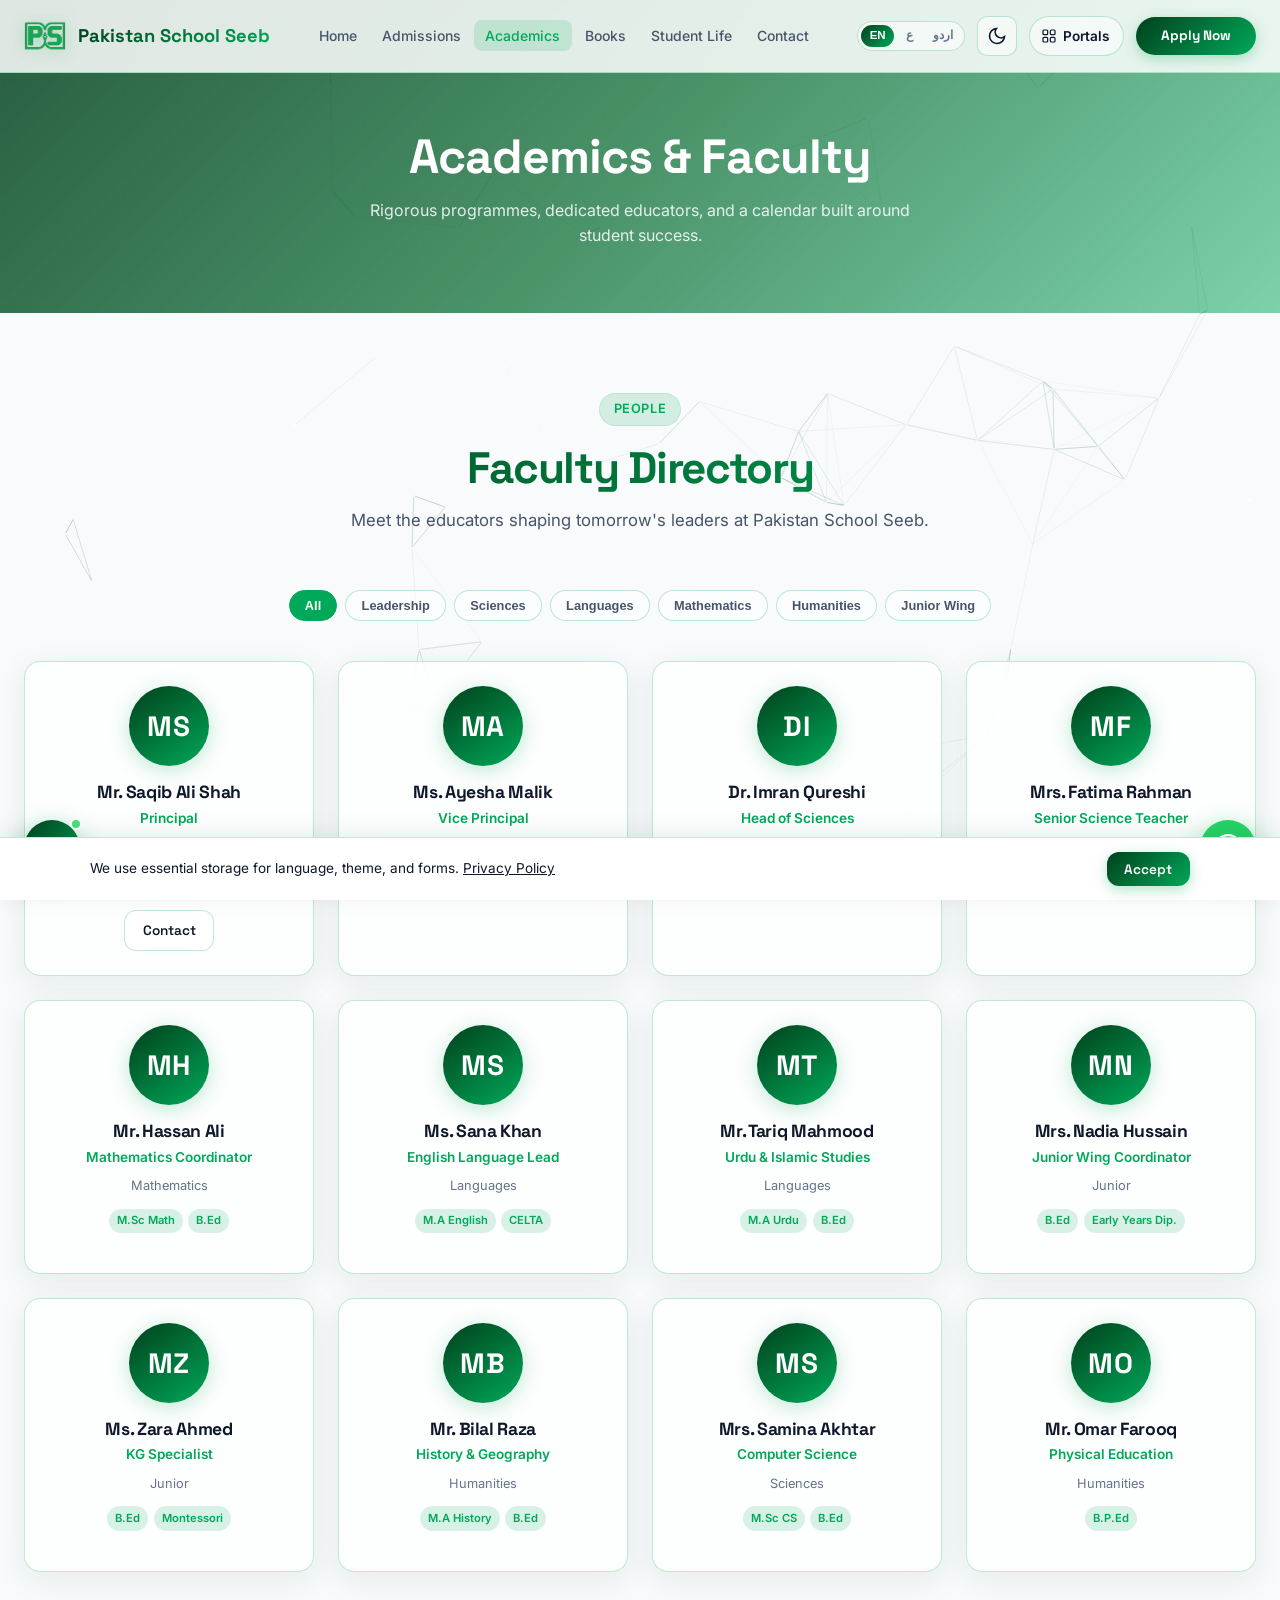
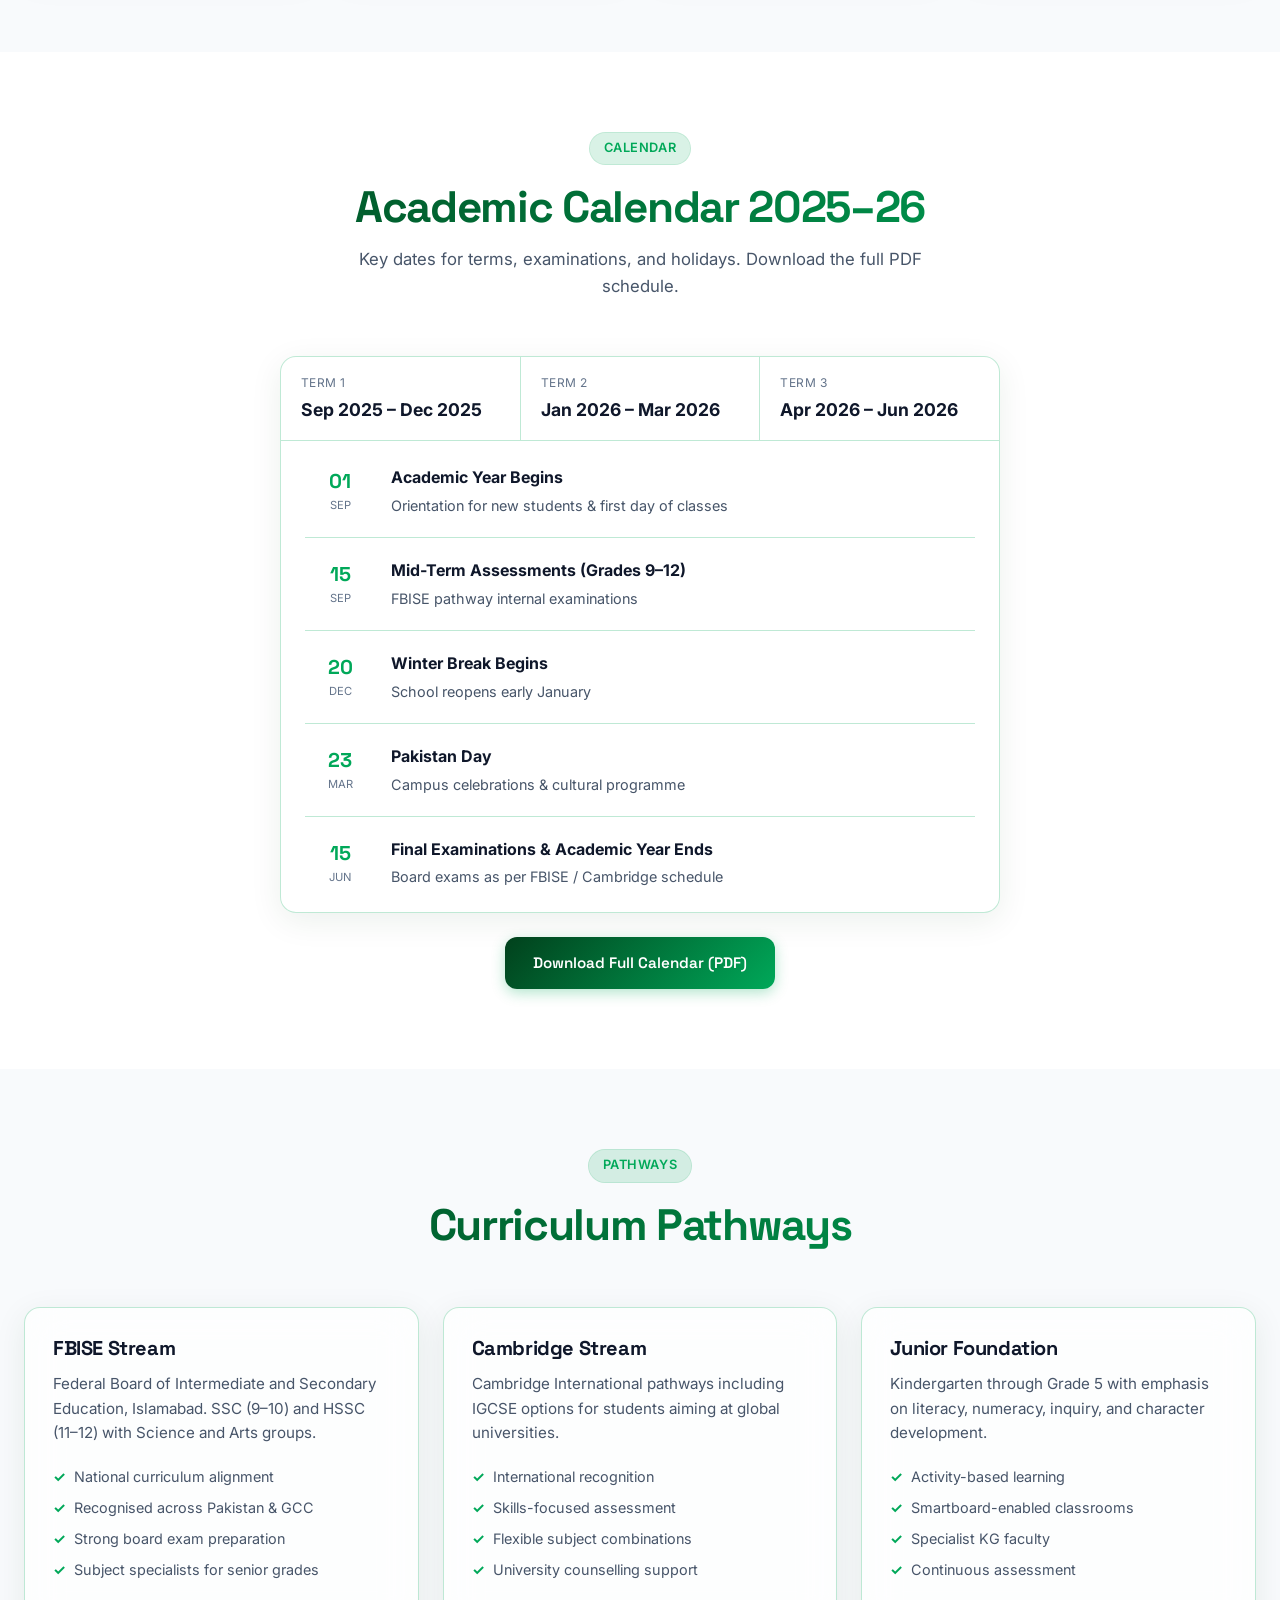
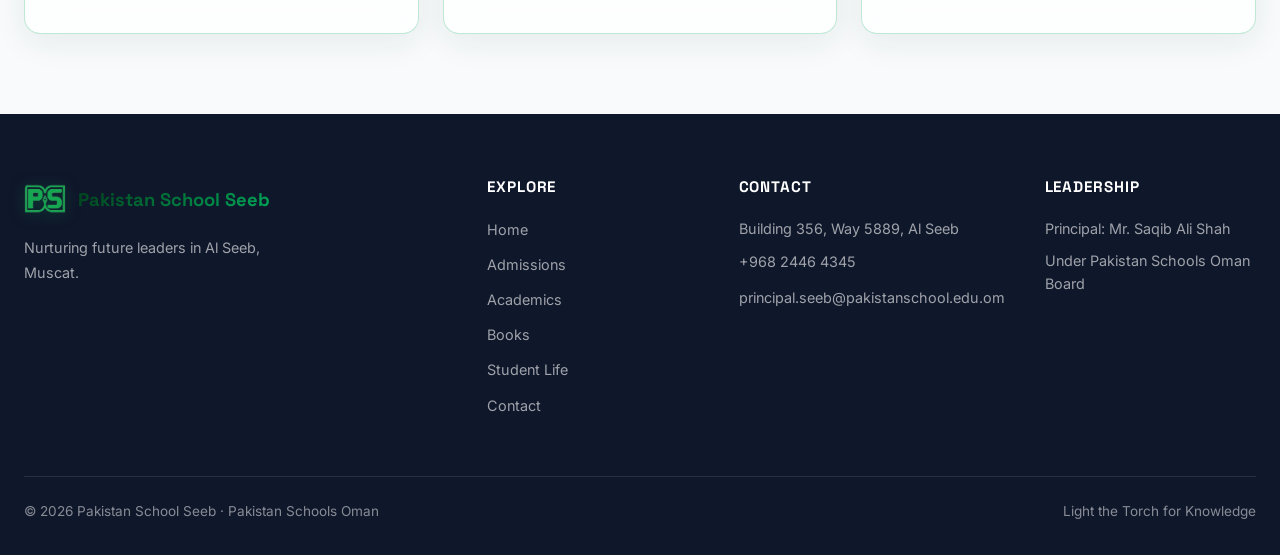
<file: academics.html>
<!DOCTYPE html>
<html lang="en" data-theme="light">
<head>
  <meta charset="UTF-8">
  <meta name="viewport" content="width=device-width, initial-scale=1.0">
  <link rel="icon" href="assets/favicon.png" type="image/png">
  <link rel="apple-touch-icon" href="assets/apple-touch-icon.png">
  <meta name="theme-color" content="#01411C">

  <title>Academics & Faculty | Pakistan School Seeb</title>
  <meta name="description" content="Explore academic programmes, faculty directory, and academic calendar at Pakistan School Seeb.">
  <link rel="preconnect" href="https://fonts.googleapis.com">
  <link rel="preconnect" href="https://fonts.gstatic.com" crossorigin>
  <link href="https://fonts.googleapis.com/css2?family=Inter:wght@400;500;600;700&family=Noto+Naskh+Arabic:wght@400;600;700&family=Noto+Nastaliq+Urdu:wght@400;600;700&family=Noto+Sans+Arabic:wght@400;600;700&family=Noto+Naskh+Arabic:wght@400;600;700&family=Space+Grotesk:wght@500;600;700&display=swap" rel="stylesheet">
  <link rel="stylesheet" href="css/styles.css">
</head>
<body>
  <a class="skip-link" href="#main-content">Skip to main content</a>
  <canvas id="particle-canvas" aria-hidden="true"></canvas>
  <div class="ambient-mesh" aria-hidden="true"></div>

  <nav class="navbar" role="navigation">
    <div class="container nav-inner">
      <a href="index.html" class="logo">
        <img src="assets/school-logo.png" alt="Pakistan School Seeb" class="logo-img" width="42" height="42">
        <div>
          <span class="logo-full">Pakistan School Seeb</span><span class="logo-short">PSS Seeb</span>
        </div>
      </a>
            <ul class="nav-links">
        <li><a href="index.html" data-i18n="nav.home">Home</a></li>
        <li><a href="admissions.html" data-i18n="nav.admissions">Admissions</a></li>
        <li><a href="academics.html" class="active" data-i18n="nav.academics">Academics</a></li>
        <li><a href="books.html" data-i18n="nav.books">Books</a></li>
        <li><a href="gallery.html" data-i18n="nav.gallery">Student Life</a></li>
        <li><a href="contact.html" data-i18n="nav.contact">Contact</a></li>
      </ul>
      <div class="nav-actions">
        <button class="theme-toggle" id="theme-toggle" aria-label="Toggle dark mode"></button>
        <button type="button" class="portal-btn" id="portal-btn" aria-label="Open portals">
          <svg width="16" height="16" viewBox="0 0 24 24" fill="none" stroke="currentColor" stroke-width="1.85" stroke-linecap="round" stroke-linejoin="round" aria-hidden="true">
            <rect x="3" y="3" width="7" height="7" rx="1.5"/>
            <rect x="14" y="3" width="7" height="7" rx="1.5"/>
            <rect x="3" y="14" width="7" height="7" rx="1.5"/>
            <rect x="14" y="14" width="7" height="7" rx="1.5"/>
          </svg>
          <span data-i18n="nav.portals">Portals</span>
        </button>
        <a href="admissions.html" class="btn btn-sm btn-primary nav-apply-btn" data-i18n="nav.apply"><span class="nav-apply-label">Apply Now</span></a>
        <button class="menu-toggle" id="menu-toggle" aria-label="Open menu">
          <svg width="22" height="22" fill="none" stroke="currentColor" stroke-width="2" viewBox="0 0 24 24"><path d="M4 6h16M4 12h16M4 18h16"/></svg>
        </button>
      </div>
    </div>
  </nav>
    <div class="mobile-nav" id="mobile-nav">
    <div class="mobile-lang-switch lang-switch" style="margin:0.5rem 0 0.75rem;display:inline-flex">
      <button type="button" data-lang="en" class="active">EN</button>
      <button type="button" data-lang="ar">ع</button>
      <button type="button" data-lang="ur">اردو</button>
    </div>
    <a href="index.html" data-i18n="nav.home">Home</a>
    <a href="admissions.html" data-i18n="nav.admissions">Admissions</a>
    <a href="academics.html" class="active" data-i18n="nav.academics">Academics</a>
    <a href="books.html" data-i18n="nav.books">Books</a>
    <a href="gallery.html" data-i18n="nav.gallery">Student Life</a>
    <a href="contact.html" data-i18n="nav.contact">Contact</a>
    <a href="admissions.html" class="btn btn-primary" style="margin-top:0.5rem;text-align:center" data-i18n="nav.apply"><span class="nav-apply-label">Apply Now</span></a>
  </div>

  <main id="main-content" id="main-content">
    <section class="page-hero">
      <div class="hero-pattern"></div>
      <div class="container" style="position:relative;z-index:2">
        <h1>Academics & Faculty</h1>
        <p>Rigorous programmes, dedicated educators, and a calendar built around student success.</p>
      </div>
    </section>

    <!-- Faculty Directory -->
    <section class="section" id="faculty">
      <div class="container">
        <div class="section-header">
          <div class="badge">People</div>
          <h2>Faculty Directory</h2>
          <p>Meet the educators shaping tomorrow's leaders at Pakistan School Seeb.</p>
        </div>
        <div class="faculty-filters">
          <button class="chip active" data-dept="all">All</button>
          <button class="chip" data-dept="leadership">Leadership</button>
          <button class="chip" data-dept="sciences">Sciences</button>
          <button class="chip" data-dept="languages">Languages</button>
          <button class="chip" data-dept="mathematics">Mathematics</button>
          <button class="chip" data-dept="humanities">Humanities</button>
          <button class="chip" data-dept="junior">Junior Wing</button>
        </div>
        <div class="faculty-grid" id="faculty-grid">
          <!-- Populated by JS -->
        </div>
      </div>
    </section>

    <!-- Academic Calendar -->
    <section class="section" style="background:var(--bg-secondary)" id="calendar">
      <div class="container">
        <div class="section-header">
          <div class="badge">Calendar</div>
          <h2>Academic Calendar 2025–26</h2>
          <p>Key dates for terms, examinations, and holidays. Download the full PDF schedule.</p>
        </div>
        <div style="max-width:720px;margin:0 auto">
          <div class="glass-card" style="padding:0;overflow:hidden">
            <div style="display:flex;border-bottom:1px solid var(--border-glass)">
              <div style="flex:1;padding:1rem 1.25rem;border-right:1px solid var(--border-glass)">
                <div style="font-size:0.75rem;color:var(--text-muted);text-transform:uppercase;letter-spacing:0.04em">Term 1</div>
                <div style="font-weight:700;font-size:1.1rem;margin-top:0.25rem">Sep 2025 – Dec 2025</div>
              </div>
              <div style="flex:1;padding:1rem 1.25rem;border-right:1px solid var(--border-glass)">
                <div style="font-size:0.75rem;color:var(--text-muted);text-transform:uppercase;letter-spacing:0.04em">Term 2</div>
                <div style="font-weight:700;font-size:1.1rem;margin-top:0.25rem">Jan 2026 – Mar 2026</div>
              </div>
              <div style="flex:1;padding:1rem 1.25rem">
                <div style="font-size:0.75rem;color:var(--text-muted);text-transform:uppercase;letter-spacing:0.04em">Term 3</div>
                <div style="font-weight:700;font-size:1.1rem;margin-top:0.25rem">Apr 2026 – Jun 2026</div>
              </div>
            </div>
            <div style="padding:1.5rem">
              <div style="display:flex;gap:1rem;align-items:flex-start;margin-bottom:1.25rem;padding-bottom:1.25rem;border-bottom:1px solid var(--border-glass)">
                <div style="min-width:70px;text-align:center">
                  <div style="font-family:'Space Grotesk';font-weight:700;color:var(--pk-emerald);font-size:1.25rem">01</div>
                  <div style="font-size:0.7rem;color:var(--text-muted)">SEP</div>
                </div>
                <div>
                  <strong>Academic Year Begins</strong>
                  <p style="font-size:0.9rem;color:var(--text-secondary);margin:0.2rem 0 0">Orientation for new students & first day of classes</p>
                </div>
              </div>
              <div style="display:flex;gap:1rem;align-items:flex-start;margin-bottom:1.25rem;padding-bottom:1.25rem;border-bottom:1px solid var(--border-glass)">
                <div style="min-width:70px;text-align:center">
                  <div style="font-family:'Space Grotesk';font-weight:700;color:var(--pk-emerald);font-size:1.25rem">15</div>
                  <div style="font-size:0.7rem;color:var(--text-muted)">SEP</div>
                </div>
                <div>
                  <strong>Mid-Term Assessments (Grades 9–12)</strong>
                  <p style="font-size:0.9rem;color:var(--text-secondary);margin:0.2rem 0 0">FBISE pathway internal examinations</p>
                </div>
              </div>
              <div style="display:flex;gap:1rem;align-items:flex-start;margin-bottom:1.25rem;padding-bottom:1.25rem;border-bottom:1px solid var(--border-glass)">
                <div style="min-width:70px;text-align:center">
                  <div style="font-family:'Space Grotesk';font-weight:700;color:var(--pk-emerald);font-size:1.25rem">20</div>
                  <div style="font-size:0.7rem;color:var(--text-muted)">DEC</div>
                </div>
                <div>
                  <strong>Winter Break Begins</strong>
                  <p style="font-size:0.9rem;color:var(--text-secondary);margin:0.2rem 0 0">School reopens early January</p>
                </div>
              </div>
              <div style="display:flex;gap:1rem;align-items:flex-start;margin-bottom:1.25rem;padding-bottom:1.25rem;border-bottom:1px solid var(--border-glass)">
                <div style="min-width:70px;text-align:center">
                  <div style="font-family:'Space Grotesk';font-weight:700;color:var(--pk-emerald);font-size:1.25rem">23</div>
                  <div style="font-size:0.7rem;color:var(--text-muted)">MAR</div>
                </div>
                <div>
                  <strong>Pakistan Day</strong>
                  <p style="font-size:0.9rem;color:var(--text-secondary);margin:0.2rem 0 0">Campus celebrations & cultural programme</p>
                </div>
              </div>
              <div style="display:flex;gap:1rem;align-items:flex-start">
                <div style="min-width:70px;text-align:center">
                  <div style="font-family:'Space Grotesk';font-weight:700;color:var(--pk-emerald);font-size:1.25rem">15</div>
                  <div style="font-size:0.7rem;color:var(--text-muted)">JUN</div>
                </div>
                <div>
                  <strong>Final Examinations & Academic Year Ends</strong>
                  <p style="font-size:0.9rem;color:var(--text-secondary);margin:0.2rem 0 0">Board exams as per FBISE / Cambridge schedule</p>
                </div>
              </div>
            </div>
          </div>
          <div class="text-center mt-3">
            <a href="#" class="btn btn-primary" onclick="showToast('Full academic calendar PDF will be available from the office.');return false">Download Full Calendar (PDF)</a>
          </div>
        </div>
      </div>
    </section>

    <!-- Curriculum Overview -->
    <section class="section">
      <div class="container">
        <div class="section-header">
          <div class="badge">Pathways</div>
          <h2>Curriculum Pathways</h2>
        </div>
        <div class="stream-grid">
          <div class="glass-card stream-card">
            <h3>FBISE Stream</h3>
            <p>Federal Board of Intermediate and Secondary Education, Islamabad. SSC (9–10) and HSSC (11–12) with Science and Arts groups.</p>
            <ul class="stream-features">
              <li>National curriculum alignment</li>
              <li>Recognised across Pakistan & GCC</li>
              <li>Strong board exam preparation</li>
              <li>Subject specialists for senior grades</li>
            </ul>
          </div>
          <div class="glass-card stream-card">
            <h3>Cambridge Stream</h3>
            <p>Cambridge International pathways including IGCSE options for students aiming at global universities.</p>
            <ul class="stream-features">
              <li>International recognition</li>
              <li>Skills-focused assessment</li>
              <li>Flexible subject combinations</li>
              <li>University counselling support</li>
            </ul>
          </div>
          <div class="glass-card stream-card">
            <h3>Junior Foundation</h3>
            <p>Kindergarten through Grade 5 with emphasis on literacy, numeracy, inquiry, and character development.</p>
            <ul class="stream-features">
              <li>Activity-based learning</li>
              <li>Smartboard-enabled classrooms</li>
              <li>Specialist KG faculty</li>
              <li>Continuous assessment</li>
            </ul>
          </div>
        </div>
      </div>
    </section>
  </main>

  <footer class="footer">
    <div class="container">
      <div class="footer-grid">
        <div class="footer-brand">
          <div class="logo">
            <img src="assets/school-logo.png" alt="Pakistan School Seeb" class="logo-img" width="42" height="42">
            <span style="color:white">Pakistan School Seeb</span>
          </div>
          <p>Nurturing future leaders in Al Seeb, Muscat.</p>
        </div>
        <div>
          <h4>Explore</h4>
          <ul>
            <li><a href="index.html" data-i18n="nav.home">Home</a></li>
            <li><a href="admissions.html" data-i18n="nav.admissions">Admissions</a></li>
            <li><a href="academics.html" data-i18n="nav.academics">Academics</a></li>
            <li><a href="books.html" data-i18n="nav.books">Books</a></li>
        <li><a href="gallery.html" data-i18n="nav.gallery">Student Life</a></li>
            <li><a href="contact.html" data-i18n="nav.contact">Contact</a></li>
          </ul>
        </div>
        <div>
          <h4>Contact</h4>
          <ul>
            <li style="color:rgba(255,255,255,0.6);font-size:0.9rem">Building 356, Way 5889, Al Seeb</li>
            <li><a href="tel:+96824464345">+968 2446 4345</a></li>
            <li><a href="mailto:principal.seeb@pakistanschool.edu.om">principal.seeb@pakistanschool.edu.om</a></li>
          </ul>
        </div>
        <div>
          <h4>Leadership</h4>
          <ul>
            <li style="color:rgba(255,255,255,0.6);font-size:0.9rem">Principal: Mr. Saqib Ali Shah</li>
            <li style="color:rgba(255,255,255,0.6);font-size:0.9rem">Under Pakistan Schools Oman Board</li>
          </ul>
        </div>
      </div>
      <div class="footer-bottom">
        <span>© 2026 Pakistan School Seeb · Pakistan Schools Oman</span>
        <span>Light the Torch for Knowledge</span>
      </div>
    </div>
  </footer>

  <div class="modal-overlay" id="portal-modal" role="dialog" aria-modal="true">
    <div class="modal">
      <button class="modal-close" aria-label="Close">×</button>
      <h3>Quick Portals</h3>
      <div class="portal-links" style="margin-top:1rem">
        <a href="https://www.pakistanschool.edu.om/" target="_blank" rel="noopener" class="portal-link">
          <div class="icon"><svg width="22" height="22" viewBox="0 0 24 24" fill="none" stroke="white" stroke-width="1.75"><path d="M22 10L12 5 2 10l10 5 10-5z"/><path d="M6 12v5c0 1 3 3 6 3s6-2 6-3v-5"/></svg></div>
          <div><strong>Student LMS</strong><span>Learning management</span></div>
        </a>
        <a href="https://www.pakistanschool.edu.om/" target="_blank" rel="noopener" class="portal-link">
          <div class="icon"><svg width="22" height="22" viewBox="0 0 24 24" fill="none" stroke="white" stroke-width="1.75"><path d="M17 21v-2a4 4 0 0 0-4-4H5a4 4 0 0 0-4 4v2"/><circle cx="9" cy="7" r="4"/><path d="M23 21v-2a4 4 0 0 0-3-3.87"/><path d="M16 3.13a4 4 0 0 1 0 7.75"/></svg></div>
          <div><strong>Parent Portal</strong><span>Fees & progress</span></div>
        </a>
        <a href="https://www.pakistanschool.edu.om/" target="_blank" rel="noopener" class="portal-link">
          <div class="icon"><svg width="22" height="22" viewBox="0 0 24 24" fill="none" stroke="white" stroke-width="1.75"><path d="M4 4h16c1.1 0 2 .9 2 2v12c0 1.1-.9 2-2 2H4c-1.1 0-2-.9-2-2V6c0-1.1.9-2 2-2z"/><polyline points="22,6 12,13 2,6"/></svg></div>
          <div><strong>Staff Webmail</strong><span>Official email</span></div>
        </a>
      </div>
    </div>
  </div>

  <script src="js/particles.js"></script>
  <script src="js/main.js"></script>
  <script>
    const faculty = [
      { name: 'Mr. Saqib Ali Shah', role: 'Principal', dept: 'leadership', quals: ['M.Ed', 'B.Ed'], email: 'principal.seeb@pakistanschool.edu.om' },
      { name: 'Ms. Ayesha Malik', role: 'Vice Principal', dept: 'leadership', quals: ['M.A', 'B.Ed'], email: '' },
      { name: 'Dr. Imran Qureshi', role: 'Head of Sciences', dept: 'sciences', quals: ['Ph.D', 'M.Sc'], email: '' },
      { name: 'Mrs. Fatima Rahman', role: 'Senior Science Teacher', dept: 'sciences', quals: ['M.Sc', 'B.Ed'], email: '' },
      { name: 'Mr. Hassan Ali', role: 'Mathematics Coordinator', dept: 'mathematics', quals: ['M.Sc Math', 'B.Ed'], email: '' },
      { name: 'Ms. Sana Khan', role: 'English Language Lead', dept: 'languages', quals: ['M.A English', 'CELTA'], email: '' },
      { name: 'Mr. Tariq Mahmood', role: 'Urdu & Islamic Studies', dept: 'languages', quals: ['M.A Urdu', 'B.Ed'], email: '' },
      { name: 'Mrs. Nadia Hussain', role: 'Junior Wing Coordinator', dept: 'junior', quals: ['B.Ed', 'Early Years Dip.'], email: '' },
      { name: 'Ms. Zara Ahmed', role: 'KG Specialist', dept: 'junior', quals: ['B.Ed', 'Montessori'], email: '' },
      { name: 'Mr. Bilal Raza', role: 'History & Geography', dept: 'humanities', quals: ['M.A History', 'B.Ed'], email: '' },
      { name: 'Mrs. Samina Akhtar', role: 'Computer Science', dept: 'sciences', quals: ['M.Sc CS', 'B.Ed'], email: '' },
      { name: 'Mr. Omar Farooq', role: 'Physical Education', dept: 'humanities', quals: ['B.P.Ed'], email: '' },
    ];

    const grid = document.getElementById('faculty-grid');
    function renderFaculty(filter) {
      const list = filter === 'all' ? faculty : faculty.filter(f => f.dept === filter);
      grid.innerHTML = list.map(f => `
        <div class="glass-card faculty-card" data-dept="${f.dept}">
          <div class="faculty-avatar">${f.name.split(' ').map(n => n[0]).slice(0,2).join('')}</div>
          <h3>${f.name}</h3>
          <div class="faculty-role">${f.role}</div>
          <div class="faculty-dept">${f.dept.charAt(0).toUpperCase() + f.dept.slice(1)}</div>
          <div class="qual-badges">${f.quals.map(q => `<span class="qual-badge">${q}</span>`).join('')}</div>
          ${f.email ? `<a href="mailto:${f.email}" class="btn btn-sm btn-secondary">Contact</a>` : ''}
        </div>
      `).join('');
    }
    renderFaculty('all');

    document.querySelectorAll('.faculty-filters .chip').forEach(chip => {
      chip.addEventListener('click', () => {
        document.querySelectorAll('.faculty-filters .chip').forEach(c => c.classList.remove('active'));
        chip.classList.add('active');
        renderFaculty(chip.dataset.dept);
      });
    });
  </script>

  <a href="https://wa.me/96824464345?text=Assalamu%20Alaikum%2C%20I%20would%20like%20to%20inquire%20about%20admissions%20at%20Pakistan%20School%20Seeb." 
     class="whatsapp-float" target="_blank" rel="noopener" aria-label="Chat on WhatsApp for admissions">
    <span class="wa-tooltip">Admissions WhatsApp</span>
    <svg viewBox="0 0 24 24" fill="currentColor" aria-hidden="true"><path d="M17.472 14.382c-.297-.149-1.758-.867-2.03-.967-.273-.099-.471-.148-.67.15-.197.297-.767.966-.94 1.164-.173.199-.347.223-.644.075-.297-.15-1.255-.463-2.39-1.475-.883-.788-1.48-1.761-1.653-2.059-.173-.297-.018-.458.13-.606.134-.133.298-.347.446-.52.149-.174.198-.298.298-.497.099-.198.05-.371-.025-.52-.075-.149-.669-1.612-.916-2.207-.242-.579-.487-.5-.669-.51-.173-.008-.371-.01-.57-.01-.198 0-.52.074-.792.372-.272.297-1.04 1.016-1.04 2.479 0 1.462 1.065 2.875 1.213 3.074.149.198 2.096 3.2 5.077 4.487.709.306 1.262.489 1.694.625.712.227 1.36.195 1.871.118.571-.085 1.758-.719 2.006-1.413.248-.694.248-1.289.173-1.413-.074-.124-.272-.198-.57-.347m-5.421 7.403h-.004a9.87 9.87 0 01-5.031-1.378l-.361-.214-3.741.982.998-3.648-.235-.374a9.86 9.86 0 01-1.51-5.26c.001-5.45 4.436-9.884 9.888-9.884 2.64 0 5.122 1.03 6.988 2.898a9.825 9.825 0 012.893 6.994c-.003 5.45-4.435 9.884-9.85 9.884m8.413-18.297A11.815 11.815 0 0012.05 0C5.495 0 .16 5.335.157 11.892c0 2.096.547 4.142 1.588 5.945L.057 24l6.305-1.654a11.882 11.882 0 005.683 1.448h.005c6.554 0 11.89-5.335 11.893-11.893a11.821 11.821 0 00-3.48-8.413z"/></svg>
  </a>

  <script src="js/chatbot.js"></script>
  <script src="js/i18n.js"></script>
</body>
</html>
</file>
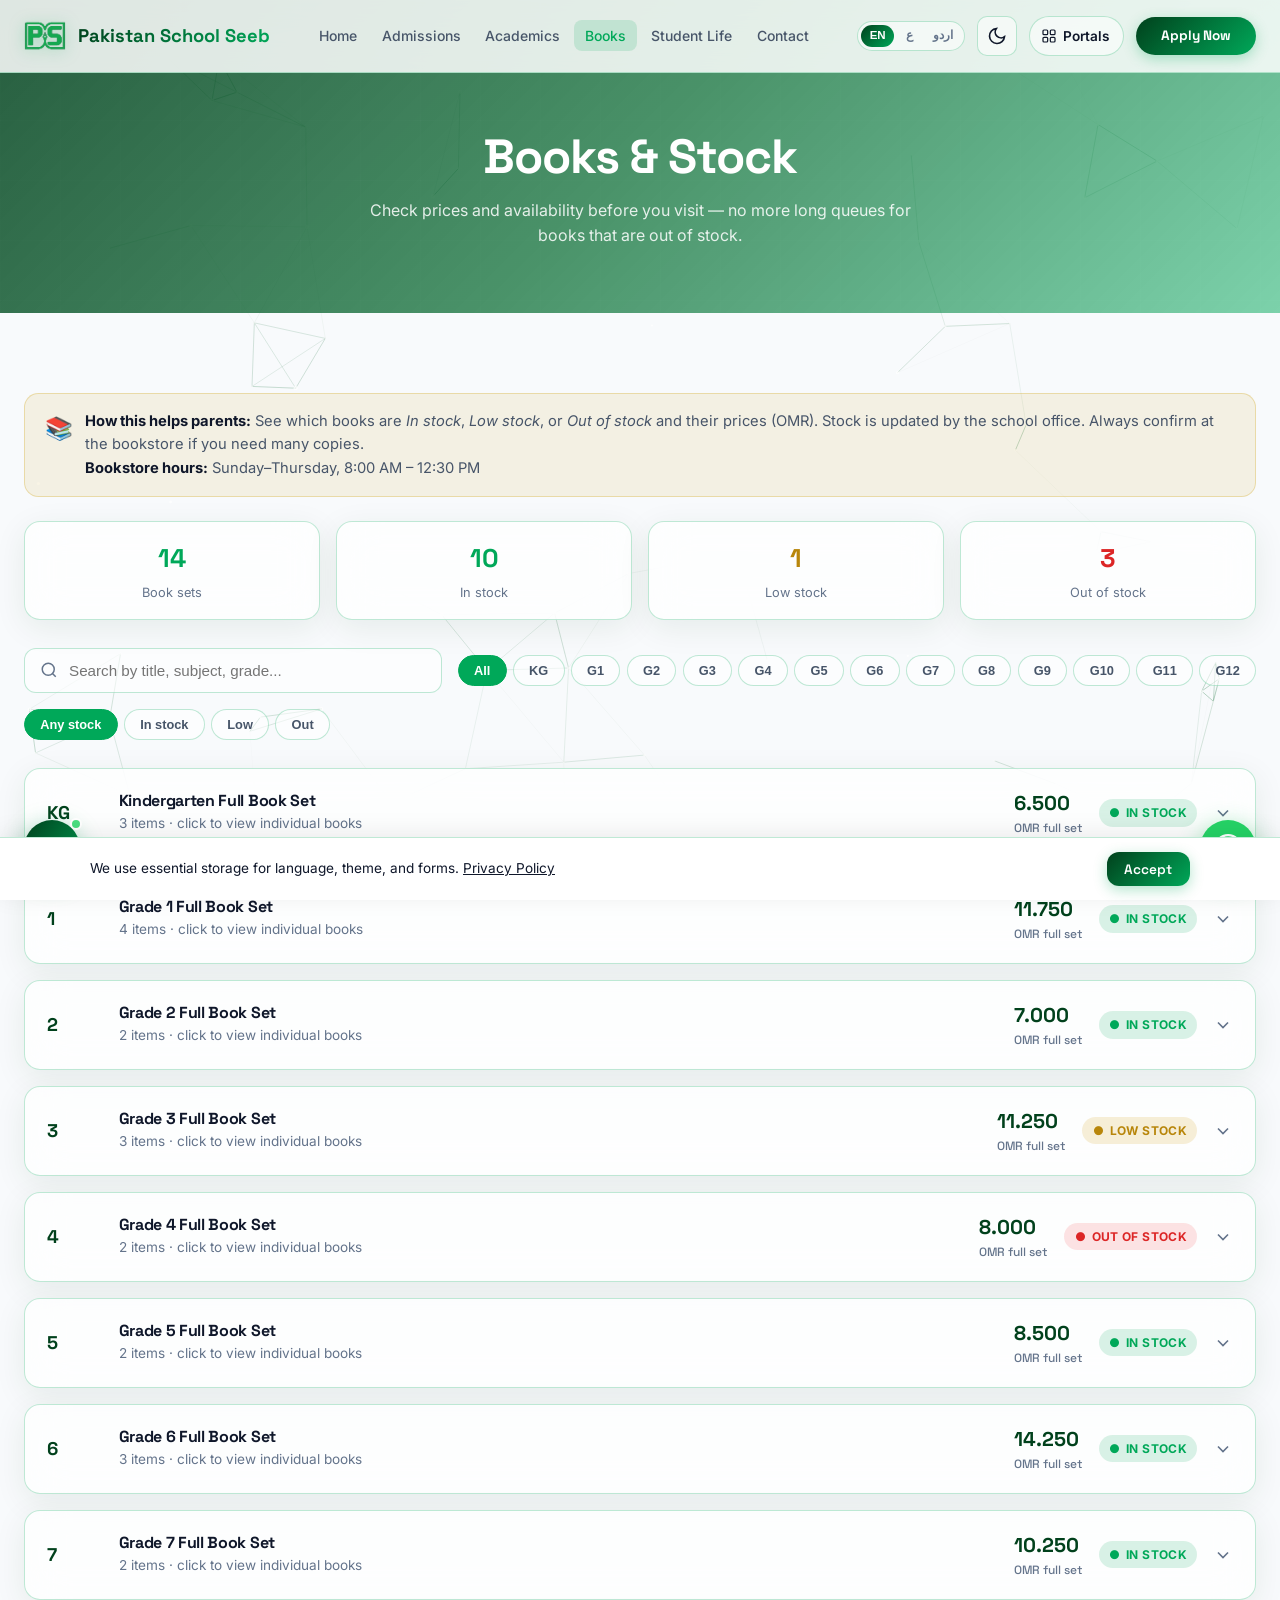
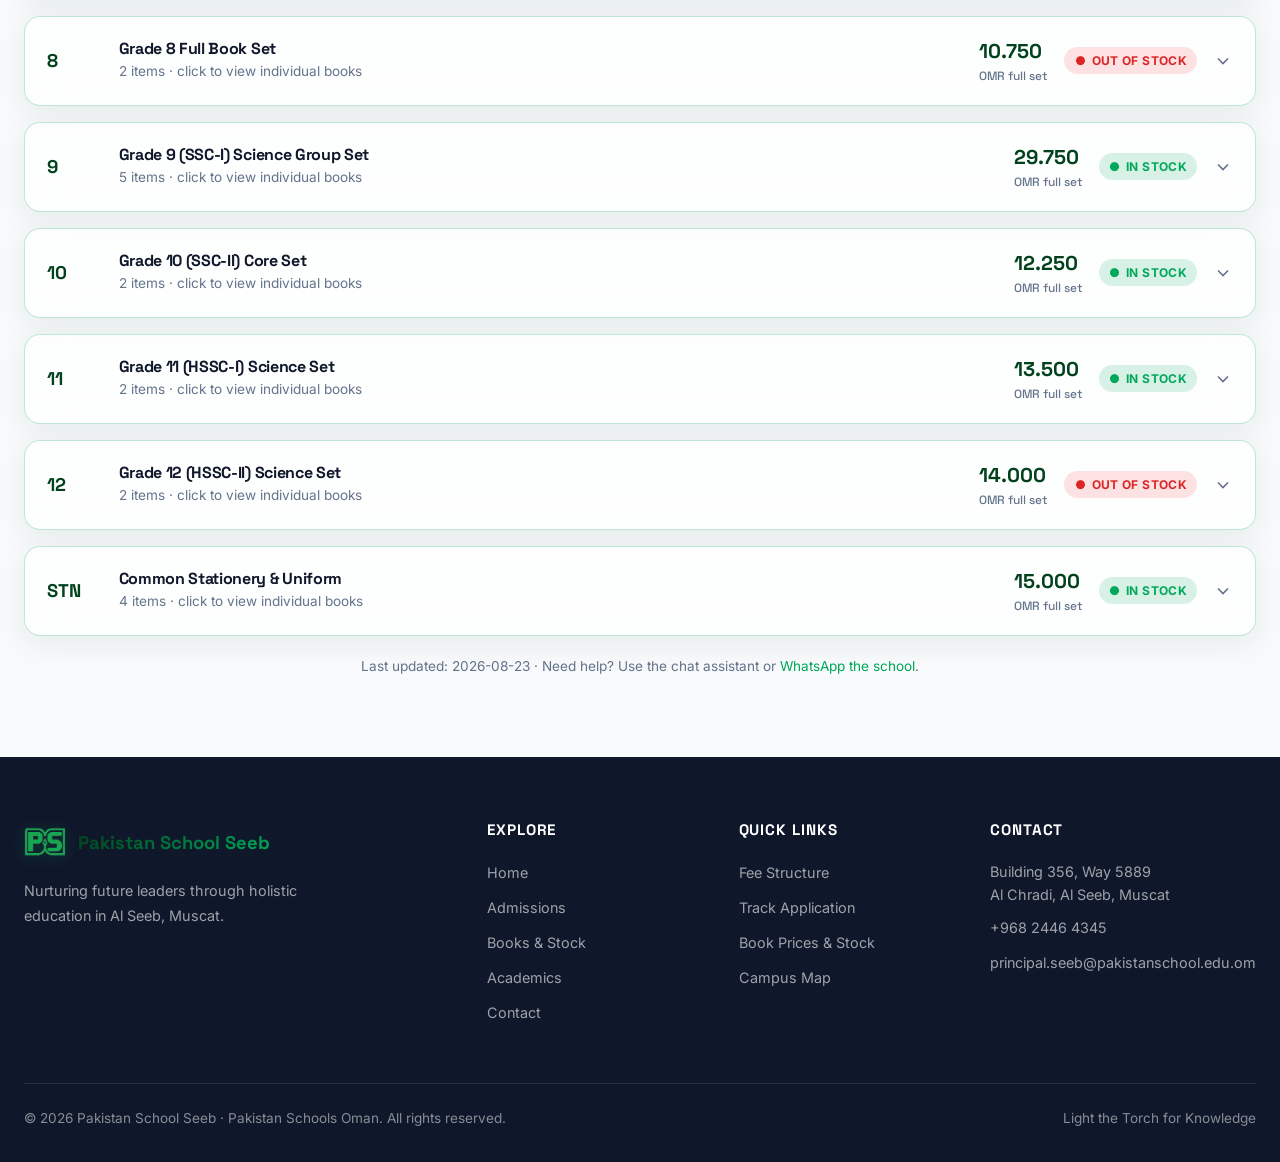
<file: books.html>
<!DOCTYPE html>
<html lang="en" data-theme="light">
<head>
  <meta charset="UTF-8">
  <meta name="viewport" content="width=device-width, initial-scale=1.0">
  <link rel="icon" href="assets/favicon.png" type="image/png">
  <link rel="apple-touch-icon" href="assets/apple-touch-icon.png">
  <meta name="theme-color" content="#01411C">
  <title>Books & Stock | Pakistan School Seeb</title>
  <meta name="description" content="Check textbook prices and live stock availability at Pakistan School Seeb bookstore. Avoid long queues — see what's in stock before you visit.">
  <link rel="preconnect" href="https://fonts.googleapis.com">
  <link rel="preconnect" href="https://fonts.gstatic.com" crossorigin>
  <link href="https://fonts.googleapis.com/css2?family=Inter:wght@400;500;600;700&family=Noto+Naskh+Arabic:wght@400;600;700&family=Noto+Nastaliq+Urdu:wght@400;600;700&family=Noto+Sans+Arabic:wght@400;600;700&family=Noto+Naskh+Arabic:wght@400;600;700&family=Space+Grotesk:wght@500;600;700&display=swap" rel="stylesheet">
  <link rel="stylesheet" href="css/styles.css">
  <style>
    .books-controls { display:flex; flex-wrap:wrap; gap:1rem; margin-bottom:1.75rem; align-items:center; }
    .books-controls .search-box { flex:1; min-width:200px; }
    .stock-badge { display:inline-flex; align-items:center; gap:.35rem; font-size:.75rem; font-weight:700; padding:.25rem .65rem; border-radius:999px; text-transform:uppercase; letter-spacing:.03em; }
    .stock-badge.in { background:rgba(0,168,89,.15); color:#00A859; }
    .stock-badge.low { background:rgba(212,175,55,.2); color:#B8860B; }
    .stock-badge.out { background:rgba(239,68,68,.15); color:#DC2626; }
    .books-note { display:flex; gap:.75rem; align-items:flex-start; padding:1rem 1.25rem; border-radius:.9rem; background:rgba(212,175,55,.12); border:1px solid rgba(212,175,55,.35); margin-bottom:1.5rem; font-size:.92rem; color:var(--text-secondary); }
    .books-note strong { color:var(--text-primary); }
    .books-summary { display:grid; grid-template-columns:repeat(auto-fit,minmax(140px,1fr)); gap:1rem; margin-bottom:1.75rem; }
    .books-summary .stat-mini { text-align:center; padding:1rem; border-radius:1rem; }
    .books-summary .stat-mini .n { font-size:1.6rem; font-weight:700; font-family:'Space Grotesk',sans-serif; color:var(--pk-emerald); }
    .books-summary .stat-mini .l { font-size:.8rem; color:var(--text-muted); margin-top:.2rem; }
    .set-grid { display:flex; flex-direction:column; gap:1rem; }
    .set-card { overflow:hidden; }
    .set-card-header { display:flex; flex-wrap:wrap; align-items:center; gap:1rem; padding:1.15rem 1.35rem; cursor:pointer; user-select:none; }
    .set-card-header:hover { background:var(--pk-emerald-soft); }
    .set-grade { font-family:'Space Grotesk',sans-serif; font-weight:700; font-size:1.15rem; min-width:3.5rem; color:var(--pk-green); }
    [data-theme="dark"] .set-grade { color:var(--pk-emerald); }
    .set-meta { flex:1; min-width:160px; }
    .set-meta h3 { font-size:1rem; margin-bottom:.2rem; }
    .set-meta p { font-size:.85rem; color:var(--text-muted); margin:0; }
    .set-price { font-family:'Space Grotesk',sans-serif; font-weight:700; font-size:1.25rem; color:var(--pk-green); white-space:nowrap; }
    [data-theme="dark"] .set-price { color:var(--pk-emerald); }
    .set-price small { font-size:.75rem; font-weight:500; color:var(--text-muted); display:block; }
    .set-chevron { transition:transform .25s; color:var(--text-muted); }
    .set-card.open .set-chevron { transform:rotate(180deg); }
    .set-body { display:none; border-top:1px solid var(--border-glass); padding:0 1.35rem 1.15rem; }
    .set-card.open .set-body { display:block; }
    .set-body table { width:100%; border-collapse:collapse; font-size:.9rem; margin-top:.75rem; }
    .set-body th { text-align:left; padding:.5rem .6rem; font-size:.75rem; text-transform:uppercase; letter-spacing:.04em; color:var(--text-muted); border-bottom:1px solid var(--border-glass); }
    .set-body td { padding:.55rem .6rem; border-bottom:1px solid var(--border-glass); }
    .set-body tr:last-child td { border-bottom:none; }
    .grade-chip.active, .stock-chip.active { background:var(--pk-emerald); color:white; border-color:var(--pk-emerald); }
    #books-empty { display:none; text-align:center; padding:2.5rem 1rem; color:var(--text-muted); }

    /* Mobile-first books layout */
    @media (max-width: 768px) {
      .books-controls {
        flex-direction: column;
        align-items: stretch;
        gap: 0.75rem;
      }
      .books-controls .search-box {
        min-width: 0;
        width: 100%;
      }
      .filter-chips {
        display: flex;
        flex-wrap: nowrap;
        gap: 0.4rem;
        overflow-x: auto;
        -webkit-overflow-scrolling: touch;
        scrollbar-width: none;
        padding: 0.15rem 0.1rem 0.45rem;
        margin: 0 -0.15rem;
        max-width: 100%;
      }
      .filter-chips::-webkit-scrollbar { display: none; }
      .chip, .grade-chip, .stock-chip {
        flex: 0 0 auto;
        white-space: nowrap;
        font-size: 0.78rem;
        padding: 0.4rem 0.7rem;
      }
      .books-summary {
        grid-template-columns: repeat(2, minmax(0, 1fr)) !important;
        gap: 0.65rem;
      }
      .books-summary .stat-mini {
        padding: 0.85rem 0.5rem;
      }
      .books-summary .stat-mini .n {
        font-size: 1.35rem;
      }
      .set-grid {
        display: flex !important;
        flex-direction: column !important;
        gap: 0.85rem;
        width: 100%;
        max-width: 100%;
      }
      .set-card {
        width: 100% !important;
        max-width: 100% !important;
        margin: 0 !important;
      }
      .set-card-header {
        display: grid !important;
        grid-template-columns: auto 1fr auto;
        grid-template-areas:
          "grade meta price"
          "grade meta stock"
          "chevron chevron chevron";
        gap: 0.35rem 0.65rem;
        align-items: start;
        padding: 1rem;
      }
      .set-grade { grid-area: grade; min-width: 2.5rem; font-size: 1.05rem; }
      .set-meta { grid-area: meta; min-width: 0; }
      .set-meta h3 { font-size: 0.95rem; line-height: 1.3; }
      .set-price { grid-area: price; text-align: right; font-size: 1.1rem; }
      .set-card-header .stock-badge { grid-area: stock; justify-self: end; }
      .set-chevron { grid-area: chevron; justify-self: center; margin-top: 0.25rem; }
      .set-body {
        overflow-x: auto;
        -webkit-overflow-scrolling: touch;
      }
      .set-body table {
        min-width: 480px;
        font-size: 0.82rem;
      }
      .books-note {
        font-size: 0.88rem;
        padding: 0.85rem 1rem;
      }
    }
    @media (max-width: 400px) {
      .books-summary {
        grid-template-columns: 1fr 1fr !important;
      }
      .set-card-header {
        grid-template-columns: auto 1fr;
        grid-template-areas:
          "grade meta"
          "price price"
          "stock stock"
          "chevron chevron";
      }
      .set-price { text-align: left; }
      .set-card-header .stock-badge { justify-self: start; }
    }
  </style>
</head>
<body>
  <a class="skip-link" href="#main-content">Skip to main content</a>
  <canvas id="particle-canvas" aria-hidden="true"></canvas>
  <div class="ambient-mesh" aria-hidden="true"></div>

  <nav class="navbar" role="navigation">
    <div class="container nav-inner">
      <a href="index.html" class="logo">
        <img src="assets/school-logo.png" alt="Pakistan School Seeb" class="logo-img" width="42" height="42">
        <div>
          <span class="logo-full">Pakistan School Seeb</span><span class="logo-short">PSS Seeb</span>
        </div>
      </a>
            <ul class="nav-links">
        <li><a href="index.html" data-i18n="nav.home">Home</a></li>
        <li><a href="admissions.html" data-i18n="nav.admissions">Admissions</a></li>
        <li><a href="academics.html" data-i18n="nav.academics">Academics</a></li>
        <li><a href="books.html" class="active" data-i18n="nav.books">Books</a></li>
        <li><a href="gallery.html" data-i18n="nav.gallery">Student Life</a></li>
        <li><a href="contact.html" data-i18n="nav.contact">Contact</a></li>
      </ul>
      <div class="nav-actions">
        <button class="theme-toggle" id="theme-toggle" aria-label="Toggle dark mode"></button>
        <button type="button" class="portal-btn" id="portal-btn" aria-label="Open portals">
          <svg width="16" height="16" viewBox="0 0 24 24" fill="none" stroke="currentColor" stroke-width="1.85" stroke-linecap="round" stroke-linejoin="round" aria-hidden="true">
            <rect x="3" y="3" width="7" height="7" rx="1.5"/>
            <rect x="14" y="3" width="7" height="7" rx="1.5"/>
            <rect x="3" y="14" width="7" height="7" rx="1.5"/>
            <rect x="14" y="14" width="7" height="7" rx="1.5"/>
          </svg>
          <span data-i18n="nav.portals">Portals</span>
        </button>
        <a href="admissions.html" class="btn btn-sm btn-primary nav-apply-btn" data-i18n="nav.apply"><span class="nav-apply-label">Apply Now</span></a>
        <button class="menu-toggle" id="menu-toggle" aria-label="Open menu">
          <svg width="22" height="22" fill="none" stroke="currentColor" stroke-width="2" viewBox="0 0 24 24"><path d="M4 6h16M4 12h16M4 18h16"/></svg>
        </button>
      </div>
    </div>
  </nav>
    <div class="mobile-nav" id="mobile-nav">
    <div class="mobile-lang-switch lang-switch" style="margin:0.5rem 0 0.75rem;display:inline-flex">
      <button type="button" data-lang="en" class="active">EN</button>
      <button type="button" data-lang="ar">ع</button>
      <button type="button" data-lang="ur">اردو</button>
    </div>
    <a href="index.html" data-i18n="nav.home">Home</a>
    <a href="admissions.html" data-i18n="nav.admissions">Admissions</a>
    <a href="academics.html" data-i18n="nav.academics">Academics</a>
    <a href="books.html" class="active" data-i18n="nav.books">Books</a>
    <a href="gallery.html" data-i18n="nav.gallery">Student Life</a>
    <a href="contact.html" data-i18n="nav.contact">Contact</a>
    <a href="admissions.html" class="btn btn-primary" style="margin-top:0.5rem;text-align:center" data-i18n="nav.apply"><span class="nav-apply-label">Apply Now</span></a>
  </div>

  <main id="main-content">
    <section class="page-hero">
      <div class="hero-pattern"></div>
      <div class="container" style="position:relative;z-index:2">
        <h1>Books &amp; Stock</h1>
        <p>Check prices and availability before you visit — no more long queues for books that are out of stock.</p>
      </div>
    </section>

    <section class="section">
      <div class="container">
        <div class="books-note">
          <span style="font-size:1.4rem" aria-hidden="true">📚</span>
          <div>
            <strong>How this helps parents:</strong>
            See which books are <em>In stock</em>, <em>Low stock</em>, or <em>Out of stock</em> and their prices (OMR).
            Stock is updated by the school office. Always confirm at the bookstore if you need many copies.
            <br><span id="books-hours"></span>
          </div>
        </div>

        <div class="books-summary">
          <div class="glass-card stat-mini"><div class="n" id="sum-total">–</div><div class="l">Book sets</div></div>
          <div class="glass-card stat-mini"><div class="n" id="sum-in" style="color:#00A859">–</div><div class="l">In stock</div></div>
          <div class="glass-card stat-mini"><div class="n" id="sum-low" style="color:#B8860B">–</div><div class="l">Low stock</div></div>
          <div class="glass-card stat-mini"><div class="n" id="sum-out" style="color:#DC2626">–</div><div class="l">Out of stock</div></div>
        </div>

        <div class="books-controls">
          <div class="search-box">
            <svg fill="none" stroke="currentColor" stroke-width="2" viewBox="0 0 24 24"><circle cx="11" cy="11" r="8"/><path d="M21 21l-4.35-4.35"/></svg>
            <input type="search" id="book-search" placeholder="Search by title, subject, grade..." aria-label="Search books">
          </div>
          <div class="filter-chips" id="grade-filters">
            <button type="button" class="chip grade-chip active" data-grade="all">All</button>
            <button type="button" class="chip grade-chip" data-grade="KG">KG</button>
            <button type="button" class="chip grade-chip" data-grade="1">G1</button>
            <button type="button" class="chip grade-chip" data-grade="2">G2</button>
            <button type="button" class="chip grade-chip" data-grade="3">G3</button>
            <button type="button" class="chip grade-chip" data-grade="4">G4</button>
            <button type="button" class="chip grade-chip" data-grade="5">G5</button>
            <button type="button" class="chip grade-chip" data-grade="6">G6</button>
            <button type="button" class="chip grade-chip" data-grade="7">G7</button>
            <button type="button" class="chip grade-chip" data-grade="8">G8</button>
            <button type="button" class="chip grade-chip" data-grade="9">G9</button>
            <button type="button" class="chip grade-chip" data-grade="10">G10</button>
            <button type="button" class="chip grade-chip" data-grade="11">G11</button>
            <button type="button" class="chip grade-chip" data-grade="12">G12</button>
          </div>
          <div class="filter-chips" id="stock-filters">
            <button type="button" class="chip stock-chip active" data-stock="all">Any stock</button>
            <button type="button" class="chip stock-chip" data-stock="in">In stock</button>
            <button type="button" class="chip stock-chip" data-stock="low">Low</button>
            <button type="button" class="chip stock-chip" data-stock="out">Out</button>
          </div>
        </div>

        <div class="set-grid" id="sets-grid">
          <div class="glass-card" style="padding:2rem;text-align:center;color:var(--text-muted)">Loading book sets…</div>
        </div>
        <div id="books-empty">
          <p>No sets match your filters. Try another grade or clear the search.</p>
        </div>

        <p style="margin-top:1.25rem;font-size:0.85rem;color:var(--text-muted);text-align:center">
          Last updated: <span id="books-updated">–</span> ·
          Need help? Use the chat assistant or
          <a href="https://wa.me/96824464345?text=Assalamu%20Alaikum%2C%20I%20have%20a%20question%20about%20books%20stock." target="_blank" rel="noopener" style="color:var(--pk-emerald)">WhatsApp the school</a>.
        </p>
      </div>
    </section>
  </main>

  <footer class="footer">
    <div class="container">
      <div class="footer-grid">
        <div class="footer-brand">
          <div class="logo">
            <img src="assets/school-logo.png" alt="Pakistan School Seeb crest" class="logo-img" width="42" height="42">
            <span style="color:white">Pakistan School Seeb</span>
          </div>
          <p>Nurturing future leaders through holistic education in Al Seeb, Muscat.</p>
        </div>
        <div>
          <h4>Explore</h4>
          <ul>
            <li><a href="index.html" data-i18n="nav.home">Home</a></li>
            <li><a href="admissions.html" data-i18n="nav.admissions">Admissions</a></li>
            <li><a href="books.html">Books &amp; Stock</a></li>
            <li><a href="academics.html" data-i18n="nav.academics">Academics</a></li>
            <li><a href="contact.html" data-i18n="nav.contact">Contact</a></li>
          </ul>
        </div>
        <div>
          <h4>Quick Links</h4>
          <ul>
            <li><a href="admissions.html#fee">Fee Structure</a></li>
            <li><a href="admissions.html#track">Track Application</a></li>
            <li><a href="books.html">Book Prices &amp; Stock</a></li>
            <li><a href="contact.html">Campus Map</a></li>
          </ul>
        </div>
        <div>
          <h4>Contact</h4>
          <ul>
            <li style="color:rgba(255,255,255,0.6);font-size:0.9rem">Building 356, Way 5889<br>Al Chradi, Al Seeb, Muscat</li>
            <li><a href="tel:+96824464345">+968 2446 4345</a></li>
            <li><a href="mailto:principal.seeb@pakistanschool.edu.om">principal.seeb@pakistanschool.edu.om</a></li>
          </ul>
        </div>
      </div>
      <div class="footer-bottom">
        <span>© 2026 Pakistan School Seeb · Pakistan Schools Oman. All rights reserved.</span>
        <span>Light the Torch for Knowledge</span>
      </div>
    </div>
  </footer>

  <!-- Portal Modal -->
  <div class="modal-overlay" id="portal-modal" role="dialog" aria-modal="true" aria-labelledby="portal-title">
    <div class="modal">
      <button class="modal-close" aria-label="Close">×</button>
      <h3 id="portal-title">Quick Portals</h3>
      <p style="color:var(--text-secondary);margin-bottom:1.5rem;font-size:0.95rem">Secure external portals for our community.</p>
      <div class="portal-links">
        <a href="https://www.pakistanschool.edu.om/" target="_blank" rel="noopener" class="portal-link">
          <div class="icon"><svg width="22" height="22" viewBox="0 0 24 24" fill="none" stroke="white" stroke-width="1.75"><path d="M22 10L12 5 2 10l10 5 10-5z"/><path d="M6 12v5c0 1 3 3 6 3s6-2 6-3v-5"/></svg></div>
          <div><strong>Student LMS</strong><span>Learning management & assignments</span></div>
        </a>
        <a href="https://www.pakistanschool.edu.om/" target="_blank" rel="noopener" class="portal-link">
          <div class="icon"><svg width="22" height="22" viewBox="0 0 24 24" fill="none" stroke="white" stroke-width="1.75"><path d="M17 21v-2a4 4 0 0 0-4-4H5a4 4 0 0 0-4 4v2"/><circle cx="9" cy="7" r="4"/><path d="M23 21v-2a4 4 0 0 0-3-3.87"/><path d="M16 3.13a4 4 0 0 1 0 7.75"/></svg></div>
          <div><strong>Parent Portal</strong><span>Attendance, fees & progress reports</span></div>
        </a>
      </div>
    </div>
  </div>

  <a href="https://wa.me/96824464345?text=Assalamu%20Alaikum%2C%20I%20have%20a%20question%20about%20books%20stock."
     class="whatsapp-float" target="_blank" rel="noopener" aria-label="Chat on WhatsApp">
    <span class="wa-tooltip">Books / Admissions WhatsApp</span>
    <svg viewBox="0 0 24 24" fill="currentColor" aria-hidden="true"><path d="M17.472 14.382c-.297-.149-1.758-.867-2.03-.967-.273-.099-.471-.148-.67.15-.197.297-.767.966-.94 1.164-.173.199-.347.223-.644.075-.297-.15-1.255-.463-2.39-1.475-.883-.788-1.48-1.761-1.653-2.059-.173-.297-.018-.458.13-.606.134-.133.298-.347.446-.52.149-.174.198-.298.298-.497.099-.198.05-.371-.025-.52-.075-.149-.669-1.612-.916-2.207-.242-.579-.487-.5-.669-.51-.173-.008-.371-.01-.57-.01-.198 0-.52.074-.792.372-.272.297-1.04 1.016-1.04 2.479 0 1.462 1.065 2.875 1.213 3.074.149.198 2.096 3.2 5.077 4.487.709.306 1.262.489 1.694.625.712.227 1.36.195 1.871.118.571-.085 1.758-.719 2.006-1.413.248-.694.248-1.289.173-1.413-.074-.124-.272-.198-.57-.347m-5.421 7.403h-.004a9.87 9.87 0 01-5.031-1.378l-.361-.214-3.741.982.998-3.648-.235-.374a9.86 9.86 0 01-1.51-5.26c.001-5.45 4.436-9.884 9.888-9.884 2.64 0 5.122 1.03 6.988 2.898a9.825 9.825 0 012.893 6.994c-.003 5.45-4.435 9.884-9.85 9.884m8.413-18.297A11.815 11.815 0 0012.05 0C5.495 0 .16 5.335.157 11.892c0 2.096.547 4.142 1.588 5.945L.057 24l6.305-1.654a11.882 11.882 0 005.683 1.448h.005c6.554 0 11.89-5.335 11.893-11.893a11.821 11.821 0 00-3.48-8.413z"/></svg>
  </a>

  <script src="js/particles.js"></script>
  <script src="js/main.js"></script>
  <script>
  (function () {
    let sets = [];
    let gradeFilter = 'all';
    let stockFilter = 'all';
    const grid = document.getElementById('sets-grid');
    const empty = document.getElementById('books-empty');
    const search = document.getElementById('book-search');

    function stockLabel(s) {
      if (s === 'in') return '<span class="stock-badge in">● <span data-i18n="stock.in">In Stock</span></span>';
      if (s === 'low') return '<span class="stock-badge low">● <span data-i18n="stock.low">Low Stock</span></span>';
      return '<span class="stock-badge out">● <span data-i18n="stock.out">Out of Stock</span></span>';
    }
    function fmt(p) { return Number(p).toFixed(3); }

    function render() {
      const q = (search.value || '').toLowerCase().trim();
      const filtered = sets.filter(s => {
        const matchGrade = gradeFilter === 'all' || String(s.grade) === gradeFilter || (gradeFilter === 'All' && s.grade === 'Stationery');
        const matchStock = stockFilter === 'all' || s.stock === stockFilter;
        const text = (s.title + ' ' + s.grade + ' ' + (s.books||[]).map(b => b.title + ' ' + b.subject).join(' ')).toLowerCase();
        return matchGrade && matchStock && (!q || text.includes(q));
      });
      if (!filtered.length) {
        grid.innerHTML = '';
        empty.style.display = 'block';
        return;
      }
      empty.style.display = 'none';
      grid.innerHTML = filtered.map((s, i) => {
        const rows = (s.books || []).map(b => `
          <tr>
            <td>${b.subject}</td>
            <td>${b.title}</td>
            <td style="color:var(--text-muted)">${b.publisher||''}</td>
            <td style="font-weight:600">${fmt(b.price)}</td>
            <td>${stockLabel(b.stock)}</td>
          </tr>`).join('');
        return `
        <article class="glass-card set-card" data-i="${i}">
          <div class="set-card-header" role="button" tabindex="0" aria-expanded="false">
            <div class="set-grade">${s.grade === 'Stationery' ? 'STN' : s.grade}</div>
            <div class="set-meta">
              <h3>${s.title}</h3>
              <p>${(s.books||[]).length} items · click to view individual books</p>
            </div>
            <div class="set-price">${fmt(s.setPrice)} <small>OMR full set</small></div>
            ${stockLabel(s.stock)}
            <svg class="set-chevron" width="20" height="20" fill="none" stroke="currentColor" stroke-width="2" viewBox="0 0 24 24"><path d="M6 9l6 6 6-6"/></svg>
          </div>
          <div class="set-body">
            <table>
              <thead><tr><th>Subject</th><th>Book</th><th>Publisher</th><th>Price</th><th>Stock</th></tr></thead>
              <tbody>${rows}</tbody>
            </table>
          </div>
        </article>`;
      }).join('');

      grid.querySelectorAll('.set-card-header').forEach(h => {
        const toggle = () => {
          const card = h.closest('.set-card');
          const open = card.classList.toggle('open');
          h.setAttribute('aria-expanded', open);
        };
        h.addEventListener('click', toggle);
        h.addEventListener('keydown', e => { if (e.key === 'Enter' || e.key === ' ') { e.preventDefault(); toggle(); } });
      });
    }

    function updateSummary(list) {
      document.getElementById('sum-total').textContent = list.length;
      document.getElementById('sum-in').textContent = list.filter(s => s.stock === 'in').length;
      document.getElementById('sum-low').textContent = list.filter(s => s.stock === 'low').length;
      document.getElementById('sum-out').textContent = list.filter(s => s.stock === 'out').length;
    }

    fetch('data/books.json').then(r => r.json()).then(data => {
      sets = data.sets || [];
      updateSummary(sets);
      document.getElementById('books-updated').textContent = data.updated || '—';
      if (data.bookstoreHours) {
        document.getElementById('books-hours').innerHTML = '<strong>Bookstore hours:</strong> ' + data.bookstoreHours;
      }
      render();
    }).catch(() => {
      grid.innerHTML = '<div class="glass-card" style="padding:2rem;text-align:center;color:#DC2626">Could not load books data.</div>';
    });

    search.addEventListener('input', render);
    document.querySelectorAll('.grade-chip').forEach(btn => {
      btn.addEventListener('click', () => {
        document.querySelectorAll('.grade-chip').forEach(c => c.classList.remove('active'));
        btn.classList.add('active');
        gradeFilter = btn.dataset.grade;
        render();
      });
    });
    document.querySelectorAll('.stock-chip').forEach(btn => {
      btn.addEventListener('click', () => {
        document.querySelectorAll('.stock-chip').forEach(c => c.classList.remove('active'));
        btn.classList.add('active');
        stockFilter = btn.dataset.stock;
        render();
      });
    });
  })();
  </script>
  <script src="js/chatbot.js"></script>
  <script src="js/i18n.js"></script>

</body>
</html>
</file>
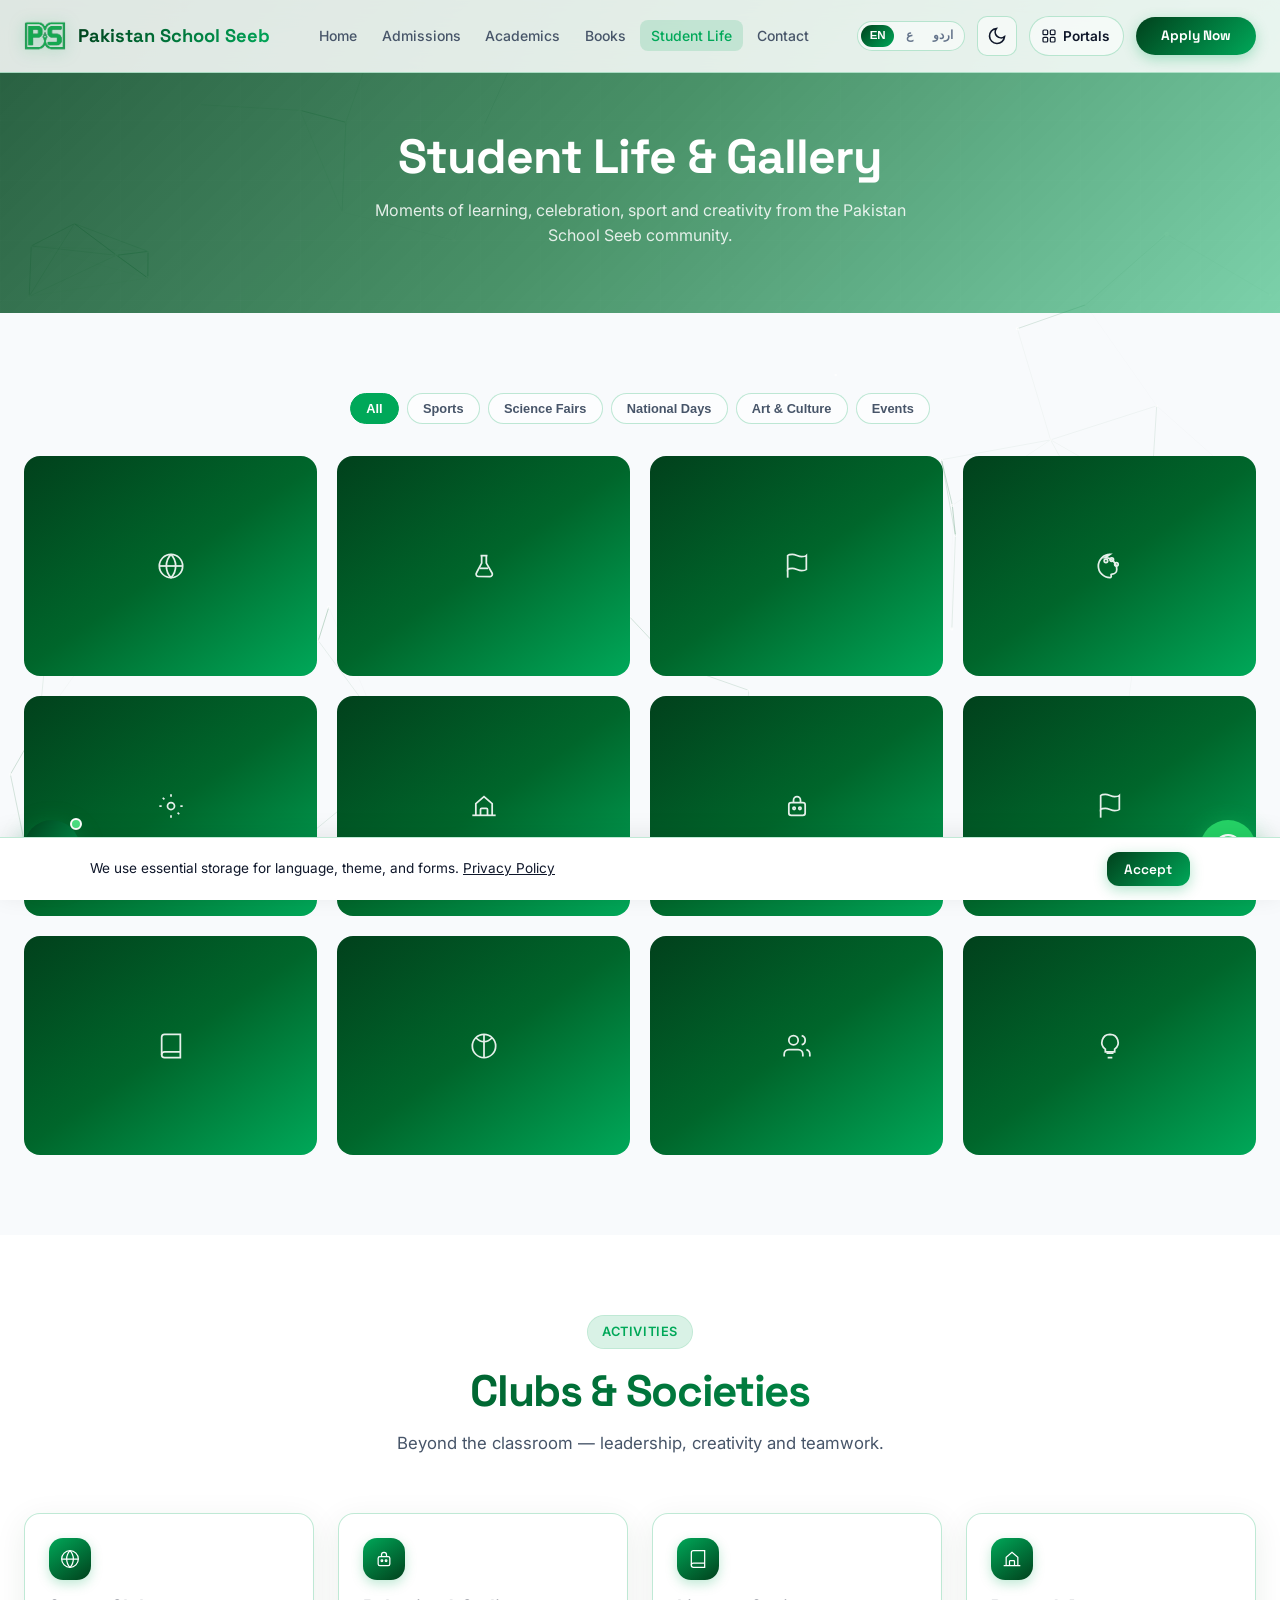
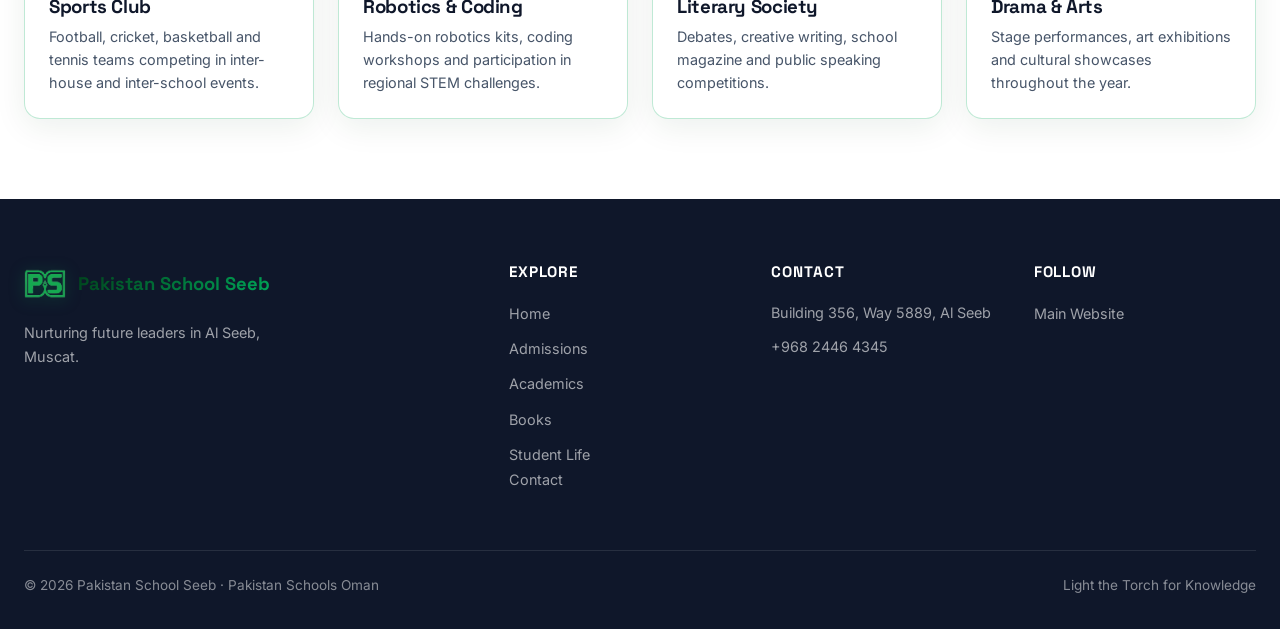
<file: gallery.html>
<!DOCTYPE html>
<html lang="en" data-theme="light">
<head>
  <meta charset="UTF-8">
  <meta name="viewport" content="width=device-width, initial-scale=1.0">
  <link rel="icon" href="assets/favicon.png" type="image/png">
  <link rel="apple-touch-icon" href="assets/apple-touch-icon.png">
  <meta name="theme-color" content="#01411C">

  <title>Student Life & Gallery | Pakistan School Seeb</title>
  <meta name="description" content="Explore campus life, sports, science fairs, national celebrations and art at Pakistan School Seeb.">
  <link rel="preconnect" href="https://fonts.googleapis.com">
  <link rel="preconnect" href="https://fonts.gstatic.com" crossorigin>
  <link href="https://fonts.googleapis.com/css2?family=Inter:wght@400;500;600;700&family=Noto+Naskh+Arabic:wght@400;600;700&family=Noto+Nastaliq+Urdu:wght@400;600;700&family=Noto+Sans+Arabic:wght@400;600;700&family=Noto+Naskh+Arabic:wght@400;600;700&family=Space+Grotesk:wght@500;600;700&display=swap" rel="stylesheet">
  <link rel="stylesheet" href="css/styles.css">
</head>
<body>
  <a class="skip-link" href="#main-content">Skip to main content</a>
  <canvas id="particle-canvas" aria-hidden="true"></canvas>
  <div class="ambient-mesh" aria-hidden="true"></div>

  <nav class="navbar" role="navigation">
    <div class="container nav-inner">
      <a href="index.html" class="logo">
        <img src="assets/school-logo.png" alt="Pakistan School Seeb" class="logo-img" width="42" height="42">
        <div>
          <span class="logo-full">Pakistan School Seeb</span><span class="logo-short">PSS Seeb</span>
        </div>
      </a>
            <ul class="nav-links">
        <li><a href="index.html" data-i18n="nav.home">Home</a></li>
        <li><a href="admissions.html" data-i18n="nav.admissions">Admissions</a></li>
        <li><a href="academics.html" data-i18n="nav.academics">Academics</a></li>
        <li><a href="books.html" data-i18n="nav.books">Books</a></li>
        <li><a href="gallery.html" class="active" data-i18n="nav.gallery">Student Life</a></li>
        <li><a href="contact.html" data-i18n="nav.contact">Contact</a></li>
      </ul>
      <div class="nav-actions">
        <button class="theme-toggle" id="theme-toggle" aria-label="Toggle dark mode"></button>
        <button type="button" class="portal-btn" id="portal-btn" aria-label="Open portals">
          <svg width="16" height="16" viewBox="0 0 24 24" fill="none" stroke="currentColor" stroke-width="1.85" stroke-linecap="round" stroke-linejoin="round" aria-hidden="true">
            <rect x="3" y="3" width="7" height="7" rx="1.5"/>
            <rect x="14" y="3" width="7" height="7" rx="1.5"/>
            <rect x="3" y="14" width="7" height="7" rx="1.5"/>
            <rect x="14" y="14" width="7" height="7" rx="1.5"/>
          </svg>
          <span data-i18n="nav.portals">Portals</span>
        </button>
        <a href="admissions.html" class="btn btn-sm btn-primary nav-apply-btn" data-i18n="nav.apply"><span class="nav-apply-label">Apply Now</span></a>
        <button class="menu-toggle" id="menu-toggle" aria-label="Open menu">
          <svg width="22" height="22" fill="none" stroke="currentColor" stroke-width="2" viewBox="0 0 24 24"><path d="M4 6h16M4 12h16M4 18h16"/></svg>
        </button>
      </div>
    </div>
  </nav>
    <div class="mobile-nav" id="mobile-nav">
    <div class="mobile-lang-switch lang-switch" style="margin:0.5rem 0 0.75rem;display:inline-flex">
      <button type="button" data-lang="en" class="active">EN</button>
      <button type="button" data-lang="ar">ع</button>
      <button type="button" data-lang="ur">اردو</button>
    </div>
    <a href="index.html" data-i18n="nav.home">Home</a>
    <a href="admissions.html" data-i18n="nav.admissions">Admissions</a>
    <a href="academics.html" data-i18n="nav.academics">Academics</a>
    <a href="books.html" data-i18n="nav.books">Books</a>
    <a href="gallery.html" class="active" data-i18n="nav.gallery">Student Life</a>
    <a href="contact.html" data-i18n="nav.contact">Contact</a>
    <a href="admissions.html" class="btn btn-primary" style="margin-top:0.5rem;text-align:center" data-i18n="nav.apply"><span class="nav-apply-label">Apply Now</span></a>
  </div>

  <main id="main-content" id="main-content">
    <section class="page-hero">
      <div class="hero-pattern"></div>
      <div class="container" style="position:relative;z-index:2">
        <h1>Student Life & Gallery</h1>
        <p>Moments of learning, celebration, sport and creativity from the Pakistan School Seeb community.</p>
      </div>
    </section>

    <section class="section">
      <div class="container">
        <div class="gallery-filters">
          <button class="chip active" data-filter="all">All</button>
          <button class="chip" data-filter="sports">Sports</button>
          <button class="chip" data-filter="science">Science Fairs</button>
          <button class="chip" data-filter="national">National Days</button>
          <button class="chip" data-filter="arts">Art & Culture</button>
          <button class="chip" data-filter="events">Events</button>
        </div>
        <div class="gallery-grid">
          <div class="gallery-item" data-category="sports" data-title="Inter-House Football Final" data-date="March 2025">
            <div class="gallery-placeholder"><svg viewBox="0 0 24 24" fill="none" stroke="currentColor" stroke-width="1.5"><circle cx="12" cy="12" r="10"/><path d="M12 2a14.5 14.5 0 0 0 0 20 14.5 14.5 0 0 0 0-20"/><path d="M2 12h20"/></svg></div>
            <div class="gallery-overlay"><h4>Inter-House Football Final</h4><span>March 2025 · Sports</span></div>
          </div>
          <div class="gallery-item" data-category="science" data-title="Annual Science Fair" data-date="October 2025">
            <div class="gallery-placeholder"><svg viewBox="0 0 24 24" fill="none" stroke="currentColor" stroke-width="1.5"><path d="M9 3h6M10 3v6.5L5.5 18a2 2 0 0 0 1.7 3h10a2 2 0 0 0 1.7-3L14 9.5V3"/><path d="M8.5 14h7"/></svg></div>
            <div class="gallery-overlay"><h4>Annual Science Fair</h4><span>October 2025 · Science</span></div>
          </div>
          <div class="gallery-item" data-category="national" data-title="Pakistan Day Celebrations" data-date="23 March 2025">
            <div class="gallery-placeholder"><svg viewBox="0 0 24 24" fill="none" stroke="currentColor" stroke-width="1.5"><path d="M4 15s1-1 4-1 5 2 8 2 4-1 4-1V3s-1 1-4 1-5-2-8-2-4 1-4 1z"/><line x1="4" y1="22" x2="4" y2="15"/></svg></div>
            <div class="gallery-overlay"><h4>Pakistan Day Celebrations</h4><span>23 March 2025 · National</span></div>
          </div>
          <div class="gallery-item" data-category="arts" data-title="Art Exhibition" data-date="February 2025">
            <div class="gallery-placeholder"><svg viewBox="0 0 24 24" fill="none" stroke="currentColor" stroke-width="1.5"><circle cx="13.5" cy="6.5" r="1.5"/><circle cx="17.5" cy="10.5" r="1.5"/><circle cx="8.5" cy="7.5" r="1.5"/><path d="M12 2C6.5 2 2 6.5 2 12s4.5 10 10 10c.9 0 1.3-1 1-1.8-.4-1 .2-1.3.8-1.3 2.2 0 4-1.8 4-4 0-5.5-4.5-10-10-10z"/></svg></div>
            <div class="gallery-overlay"><h4>Student Art Exhibition</h4><span>February 2025 · Arts</span></div>
          </div>
          <div class="gallery-item" data-category="sports" data-title="Cricket Tournament" data-date="January 2025">
            <div class="gallery-placeholder"><svg viewBox="0 0 24 24" fill="none" stroke="currentColor" stroke-width="1.5"><circle cx="12" cy="12" r="3"/><path d="M12 2v2M12 20v2M4.93 4.93l1.41 1.41M17.66 17.66l1.41 1.41M2 12h2M20 12h2"/></svg></div>
            <div class="gallery-overlay"><h4>Inter-School Cricket</h4><span>January 2025 · Sports</span></div>
          </div>
          <div class="gallery-item" data-category="events" data-title="Annual Day" data-date="December 2024">
            <div class="gallery-placeholder"><svg viewBox="0 0 24 24" fill="none" stroke="currentColor" stroke-width="1.5"><path d="M2 20h20"/><path d="M5 20V10l7-6 7 6v10"/><path d="M9 20v-5a1 1 0 0 1 1-1h4a1 1 0 0 1 1 1v5"/></svg></div>
            <div class="gallery-overlay"><h4>Annual Day Performance</h4><span>December 2024 · Events</span></div>
          </div>
          <div class="gallery-item" data-category="science" data-title="Robotics Workshop" data-date="November 2024">
            <div class="gallery-placeholder"><svg viewBox="0 0 24 24" fill="none" stroke="currentColor" stroke-width="1.5"><rect x="5" y="9" width="14" height="11" rx="2"/><path d="M9 9V7a3 3 0 0 1 6 0v2"/><circle cx="9.5" cy="14" r="1"/><circle cx="14.5" cy="14" r="1"/></svg></div>
            <div class="gallery-overlay"><h4>Robotics Club Workshop</h4><span>November 2024 · Science</span></div>
          </div>
          <div class="gallery-item" data-category="national" data-title="Independence Day" data-date="14 August 2025">
            <div class="gallery-placeholder"><svg viewBox="0 0 24 24" fill="none" stroke="currentColor" stroke-width="1.5"><path d="M4 15s1-1 4-1 5 2 8 2 4-1 4-1V3s-1 1-4 1-5-2-8-2-4 1-4 1z"/><line x1="4" y1="22" x2="4" y2="15"/></svg></div>
            <div class="gallery-overlay"><h4>Independence Day Assembly</h4><span>14 August 2025 · National</span></div>
          </div>
          <div class="gallery-item" data-category="arts" data-title="Literary Society" data-date="April 2025">
            <div class="gallery-placeholder"><svg viewBox="0 0 24 24" fill="none" stroke="currentColor" stroke-width="1.5"><path d="M4 19.5A2.5 2.5 0 0 1 6.5 17H20"/><path d="M6.5 2H20v20H6.5A2.5 2.5 0 0 1 4 19.5v-15A2.5 2.5 0 0 1 6.5 2z"/></svg></div>
            <div class="gallery-overlay"><h4>Literary Society Debate</h4><span>April 2025 · Arts</span></div>
          </div>
          <div class="gallery-item" data-category="sports" data-title="Basketball League" data-date="February 2025">
            <div class="gallery-placeholder"><svg viewBox="0 0 24 24" fill="none" stroke="currentColor" stroke-width="1.5"><circle cx="12" cy="12" r="10"/><path d="M4.93 4.93c4.5 4.5 9.64 4.5 14.14 0"/><path d="M12 2v20"/></svg></div>
            <div class="gallery-overlay"><h4>Basketball House League</h4><span>February 2025 · Sports</span></div>
          </div>
          <div class="gallery-item" data-category="events" data-title="Parent Day" data-date="May 2025">
            <div class="gallery-placeholder"><svg viewBox="0 0 24 24" fill="none" stroke="currentColor" stroke-width="1.5"><path d="M17 21v-2a4 4 0 0 0-4-4H5a4 4 0 0 0-4 4v2"/><circle cx="9" cy="7" r="4"/><path d="M23 21v-2a4 4 0 0 0-3-3.87"/><path d="M16 3.13a4 4 0 0 1 0 7.75"/></svg></div>
            <div class="gallery-overlay"><h4>Parents' Day Open House</h4><span>May 2025 · Events</span></div>
          </div>
          <div class="gallery-item" data-category="science" data-title="STEM Innovation Day" data-date="March 2025">
            <div class="gallery-placeholder"><svg viewBox="0 0 24 24" fill="none" stroke="currentColor" stroke-width="1.5"><path d="M9 18h6M10 22h4"/><path d="M12 2a7 7 0 0 0-4 12.7V17h8v-2.3A7 7 0 0 0 12 2z"/></svg></div>
            <div class="gallery-overlay"><h4>STEM Innovation Day</h4><span>March 2025 · Science</span></div>
          </div>
        </div>
      </div>
    </section>

    <!-- Clubs & Activities -->
    <section class="section" style="background:var(--bg-secondary)">
      <div class="container">
        <div class="section-header">
          <div class="badge">Activities</div>
          <h2>Clubs & Societies</h2>
          <p>Beyond the classroom — leadership, creativity and teamwork.</p>
        </div>
        <div class="facilities-grid">
          <div class="glass-card" style="padding:1.5rem">
            <div class="club-icon"><svg viewBox="0 0 24 24" fill="none" stroke="currentColor" stroke-width="1.5"><circle cx="12" cy="12" r="10"/><path d="M12 2a14.5 14.5 0 0 0 0 20 14.5 14.5 0 0 0 0-20"/><path d="M2 12h20"/></svg></div>
            <h3 style="margin-bottom:0.4rem">Sports Club</h3>
            <p style="font-size:0.9rem;color:var(--text-secondary)">Football, cricket, basketball and tennis teams competing in inter-house and inter-school events.</p>
          </div>
          <div class="glass-card" style="padding:1.5rem">
            <div class="club-icon"><svg viewBox="0 0 24 24" fill="none" stroke="currentColor" stroke-width="1.5"><rect x="5" y="9" width="14" height="11" rx="2"/><path d="M9 9V7a3 3 0 0 1 6 0v2"/><circle cx="9.5" cy="14" r="1"/><circle cx="14.5" cy="14" r="1"/></svg></div>
            <h3 style="margin-bottom:0.4rem">Robotics & Coding</h3>
            <p style="font-size:0.9rem;color:var(--text-secondary)">Hands-on robotics kits, coding workshops and participation in regional STEM challenges.</p>
          </div>
          <div class="glass-card" style="padding:1.5rem">
            <div class="club-icon"><svg viewBox="0 0 24 24" fill="none" stroke="currentColor" stroke-width="1.5"><path d="M4 19.5A2.5 2.5 0 0 1 6.5 17H20"/><path d="M6.5 2H20v20H6.5A2.5 2.5 0 0 1 4 19.5v-15A2.5 2.5 0 0 1 6.5 2z"/></svg></div>
            <h3 style="margin-bottom:0.4rem">Literary Society</h3>
            <p style="font-size:0.9rem;color:var(--text-secondary)">Debates, creative writing, school magazine and public speaking competitions.</p>
          </div>
          <div class="glass-card" style="padding:1.5rem">
            <div class="club-icon"><svg viewBox="0 0 24 24" fill="none" stroke="currentColor" stroke-width="1.5"><path d="M2 20h20"/><path d="M5 20V10l7-6 7 6v10"/><path d="M9 20v-5a1 1 0 0 1 1-1h4a1 1 0 0 1 1 1v5"/></svg></div>
            <h3 style="margin-bottom:0.4rem">Drama & Arts</h3>
            <p style="font-size:0.9rem;color:var(--text-secondary)">Stage performances, art exhibitions and cultural showcases throughout the year.</p>
          </div>
        </div>
      </div>
    </section>
  </main>

  <footer class="footer">
    <div class="container">
      <div class="footer-grid">
        <div class="footer-brand">
          <div class="logo">
            <img src="assets/school-logo.png" alt="Pakistan School Seeb" class="logo-img" width="42" height="42">
            <span style="color:white">Pakistan School Seeb</span>
          </div>
          <p>Nurturing future leaders in Al Seeb, Muscat.</p>
        </div>
        <div>
          <h4>Explore</h4>
          <ul>
            <li><a href="index.html" data-i18n="nav.home">Home</a></li>
            <li><a href="admissions.html" data-i18n="nav.admissions">Admissions</a></li>
            <li><a href="academics.html" data-i18n="nav.academics">Academics</a></li>
            <li><a href="books.html" data-i18n="nav.books">Books</a></li>
        <a href="gallery.html" data-i18n="nav.gallery">Student Life</a></li>
            <li><a href="contact.html" data-i18n="nav.contact">Contact</a></li>
          </ul>
        </div>
        <div>
          <h4>Contact</h4>
          <ul>
            <li style="color:rgba(255,255,255,0.6);font-size:0.9rem">Building 356, Way 5889, Al Seeb</li>
            <li><a href="tel:+96824464345">+968 2446 4345</a></li>
          </ul>
        </div>
        <div>
          <h4>Follow</h4>
          <ul>
            <li><a href="https://www.pakistanschool.edu.om/" target="_blank" rel="noopener">Main Website</a></li>
          </ul>
        </div>
      </div>
      <div class="footer-bottom">
        <span>© 2026 Pakistan School Seeb · Pakistan Schools Oman</span>
        <span>Light the Torch for Knowledge</span>
      </div>
    </div>
  </footer>

  <div class="lightbox" id="lightbox">
    <button class="lightbox-close" aria-label="Close">×</button>
    <div class="lightbox-content"></div>
  </div>

  <div class="modal-overlay" id="portal-modal" role="dialog" aria-modal="true">
    <div class="modal">
      <button class="modal-close" aria-label="Close">×</button>
      <h3>Quick Portals</h3>
      <div class="portal-links" style="margin-top:1rem">
        <a href="https://www.pakistanschool.edu.om/" target="_blank" rel="noopener" class="portal-link">
          <div class="icon"><svg width="22" height="22" viewBox="0 0 24 24" fill="none" stroke="white" stroke-width="1.75"><path d="M22 10L12 5 2 10l10 5 10-5z"/><path d="M6 12v5c0 1 3 3 6 3s6-2 6-3v-5"/></svg></div>
          <div><strong>Student LMS</strong><span>Learning management</span></div>
        </a>
        <a href="https://www.pakistanschool.edu.om/" target="_blank" rel="noopener" class="portal-link">
          <div class="icon"><svg width="22" height="22" viewBox="0 0 24 24" fill="none" stroke="white" stroke-width="1.75"><path d="M17 21v-2a4 4 0 0 0-4-4H5a4 4 0 0 0-4 4v2"/><circle cx="9" cy="7" r="4"/><path d="M23 21v-2a4 4 0 0 0-3-3.87"/><path d="M16 3.13a4 4 0 0 1 0 7.75"/></svg></div>
          <div><strong>Parent Portal</strong><span>Fees & progress</span></div>
        </a>
        <a href="https://www.pakistanschool.edu.om/" target="_blank" rel="noopener" class="portal-link">
          <div class="icon"><svg width="22" height="22" viewBox="0 0 24 24" fill="none" stroke="white" stroke-width="1.75"><path d="M4 4h16c1.1 0 2 .9 2 2v12c0 1.1-.9 2-2 2H4c-1.1 0-2-.9-2-2V6c0-1.1.9-2 2-2z"/><polyline points="22,6 12,13 2,6"/></svg></div>
          <div><strong>Staff Webmail</strong><span>Official email</span></div>
        </a>
      </div>
    </div>
  </div>

  <script src="js/particles.js"></script>
  <script src="js/main.js"></script>

  <a href="https://wa.me/96824464345?text=Assalamu%20Alaikum%2C%20I%20would%20like%20to%20inquire%20about%20admissions%20at%20Pakistan%20School%20Seeb." 
     class="whatsapp-float" target="_blank" rel="noopener" aria-label="Chat on WhatsApp for admissions">
    <span class="wa-tooltip">Admissions WhatsApp</span>
    <svg viewBox="0 0 24 24" fill="currentColor" aria-hidden="true"><path d="M17.472 14.382c-.297-.149-1.758-.867-2.03-.967-.273-.099-.471-.148-.67.15-.197.297-.767.966-.94 1.164-.173.199-.347.223-.644.075-.297-.15-1.255-.463-2.39-1.475-.883-.788-1.48-1.761-1.653-2.059-.173-.297-.018-.458.13-.606.134-.133.298-.347.446-.52.149-.174.198-.298.298-.497.099-.198.05-.371-.025-.52-.075-.149-.669-1.612-.916-2.207-.242-.579-.487-.5-.669-.51-.173-.008-.371-.01-.57-.01-.198 0-.52.074-.792.372-.272.297-1.04 1.016-1.04 2.479 0 1.462 1.065 2.875 1.213 3.074.149.198 2.096 3.2 5.077 4.487.709.306 1.262.489 1.694.625.712.227 1.36.195 1.871.118.571-.085 1.758-.719 2.006-1.413.248-.694.248-1.289.173-1.413-.074-.124-.272-.198-.57-.347m-5.421 7.403h-.004a9.87 9.87 0 01-5.031-1.378l-.361-.214-3.741.982.998-3.648-.235-.374a9.86 9.86 0 01-1.51-5.26c.001-5.45 4.436-9.884 9.888-9.884 2.64 0 5.122 1.03 6.988 2.898a9.825 9.825 0 012.893 6.994c-.003 5.45-4.435 9.884-9.85 9.884m8.413-18.297A11.815 11.815 0 0012.05 0C5.495 0 .16 5.335.157 11.892c0 2.096.547 4.142 1.588 5.945L.057 24l6.305-1.654a11.882 11.882 0 005.683 1.448h.005c6.554 0 11.89-5.335 11.893-11.893a11.821 11.821 0 00-3.48-8.413z"/></svg>
  </a>

  <script src="js/chatbot.js"></script>
  <script src="js/i18n.js"></script>
</body>
</html>
</file>
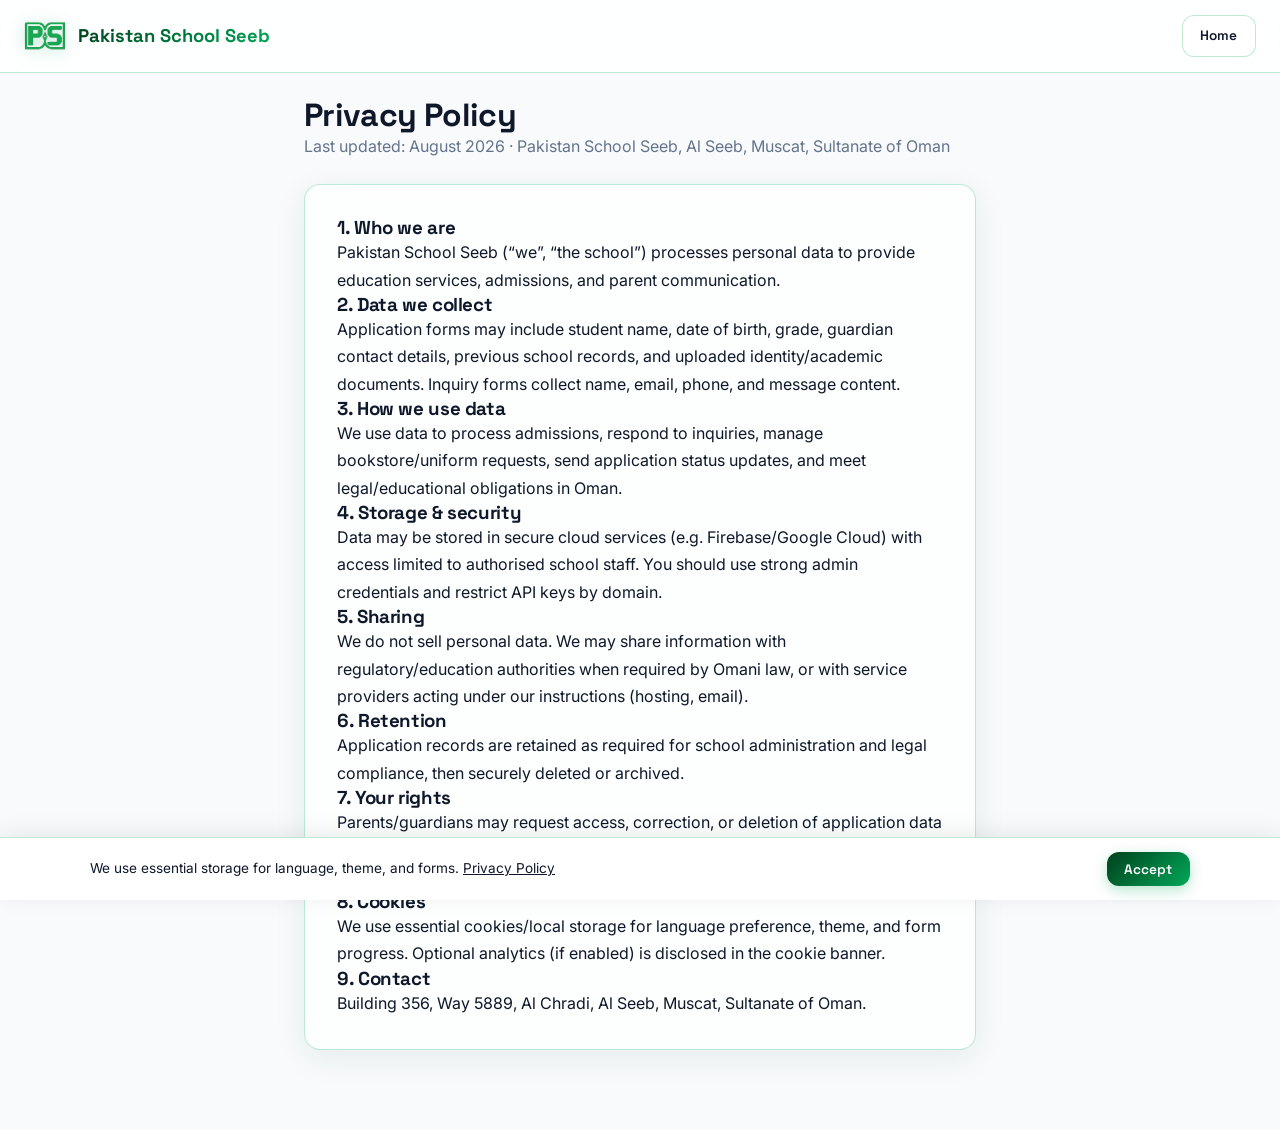
<file: privacy.html>
<!DOCTYPE html>
<html lang="en">
<head>
  <meta charset="UTF-8">
  <meta name="viewport" content="width=device-width, initial-scale=1.0">
  <title>Privacy Policy | Pakistan School Seeb</title>
  <link rel="stylesheet" href="css/styles.css">
  <link href="https://fonts.googleapis.com/css2?family=Inter:wght@400;600;700&family=Space+Grotesk:wght@600;700&display=swap" rel="stylesheet">
</head>
<body>
  <nav class="navbar"><div class="container nav-inner">
    <a href="index.html" class="logo"><img src="assets/school-logo.png" class="logo-img" width="40" height="40" alt=""><span class="logo-full">Pakistan School Seeb</span><span class="logo-short">PSS Seeb</span></a>
    <a href="index.html" class="btn btn-sm btn-secondary">Home</a>
  </div></nav>
  <main class="section" style="padding-top:6rem">
    <div class="container" style="max-width:720px">
      <h1>Privacy Policy</h1>
      <p style="color:var(--text-muted)">Last updated: August 2026 · Pakistan School Seeb, Al Seeb, Muscat, Sultanate of Oman</p>
      <div class="glass-card" style="padding:2rem;margin-top:1.5rem;line-height:1.7">
        <h3>1. Who we are</h3>
        <p>Pakistan School Seeb (“we”, “the school”) processes personal data to provide education services, admissions, and parent communication.</p>
        <h3>2. Data we collect</h3>
        <p>Application forms may include student name, date of birth, grade, guardian contact details, previous school records, and uploaded identity/academic documents. Inquiry forms collect name, email, phone, and message content.</p>
        <h3>3. How we use data</h3>
        <p>We use data to process admissions, respond to inquiries, manage bookstore/uniform requests, send application status updates, and meet legal/educational obligations in Oman.</p>
        <h3>4. Storage & security</h3>
        <p>Data may be stored in secure cloud services (e.g. Firebase/Google Cloud) with access limited to authorised school staff. You should use strong admin credentials and restrict API keys by domain.</p>
        <h3>5. Sharing</h3>
        <p>We do not sell personal data. We may share information with regulatory/education authorities when required by Omani law, or with service providers acting under our instructions (hosting, email).</p>
        <h3>6. Retention</h3>
        <p>Application records are retained as required for school administration and legal compliance, then securely deleted or archived.</p>
        <h3>7. Your rights</h3>
        <p>Parents/guardians may request access, correction, or deletion of application data by contacting the school office: <a href="mailto:principal.seeb@pakistanschool.edu.om">principal.seeb@pakistanschool.edu.om</a> · +968 2446 4345.</p>
        <h3>8. Cookies</h3>
        <p>We use essential cookies/local storage for language preference, theme, and form progress. Optional analytics (if enabled) is disclosed in the cookie banner.</p>
        <h3>9. Contact</h3>
        <p>Building 356, Way 5889, Al Chradi, Al Seeb, Muscat, Sultanate of Oman.</p>
      </div>
    </div>
  </main>
  <script src="js/main.js"></script>
  <script src="js/i18n.js"></script>
</body>
</html>
</file>
<file: css/styles.css>
/* Pakistan School Seeb - Futuristic Portal Styles */
:root {
  /* Light Theme (default) */
  --pk-green: #01411C;
  --pk-green-mid: #00662B;
  --pk-emerald: #00A859;
  --pk-emerald-soft: rgba(0, 168, 89, 0.15);
  --pk-white: #FFFFFF;
  --pk-gold: #D4AF37;
  --pk-slate: #0F172A;
  --pk-slate-soft: #1E293B;
  --bg-primary: #F8FAFC;
  --bg-secondary: #FFFFFF;
  --bg-card: rgba(255, 255, 255, 0.72);
  --bg-glass: rgba(255, 255, 255, 0.55);
  --text-primary: #0F172A;
  --text-secondary: #475569;
  --text-muted: #64748B;
  --border-glass: rgba(0, 168, 89, 0.25);
  --shadow-soft: 0 8px 32px rgba(1, 65, 28, 0.08);
  --shadow-glow: 0 0 40px rgba(0, 168, 89, 0.15);
  --nav-bg: rgba(255, 255, 255, 0.85);
  --hero-overlay: linear-gradient(135deg, rgba(1, 65, 28, 0.85) 0%, rgba(0, 102, 43, 0.7) 50%, rgba(0, 168, 89, 0.5) 100%);
  --particle-color: rgba(0, 168, 89, 0.6);
  --grid-color: rgba(0, 168, 89, 0.08);
}

[data-theme="dark"] {
  --bg-primary: #0A0F1A;
  --bg-secondary: #0F172A;
  --bg-card: rgba(15, 23, 42, 0.75);
  --bg-glass: rgba(15, 23, 42, 0.6);
  --text-primary: #F1F5F9;
  --text-secondary: #CBD5E1;
  --text-muted: #94A3B8;
  --border-glass: rgba(0, 168, 89, 0.35);
  --shadow-soft: 0 8px 32px rgba(0, 0, 0, 0.4);
  --shadow-glow: 0 0 50px rgba(0, 168, 89, 0.2);
  --nav-bg: rgba(15, 23, 42, 0.9);
  --hero-overlay: linear-gradient(135deg, rgba(1, 65, 28, 0.92) 0%, rgba(0, 102, 43, 0.85) 50%, rgba(0, 40, 20, 0.9) 100%);
  --particle-color: rgba(0, 168, 89, 0.75);
  --grid-color: rgba(0, 168, 89, 0.12);
}

*, *::before, *::after {
  box-sizing: border-box;
  margin: 0;
  padding: 0;
}

html {
  scroll-behavior: smooth;
  font-size: 16px;
}

body {
  font-family: 'Inter', system-ui, -apple-system, sans-serif;
  background: var(--bg-primary);
  color: var(--text-primary);
  line-height: 1.6;
  overflow-x: hidden;
  transition: background 0.4s ease, color 0.4s ease;
  min-height: 100vh;
}

h1, h2, h3, h4, h5, h6 {
  font-family: 'Space Grotesk', 'Plus Jakarta Sans', sans-serif;
  font-weight: 700;
  line-height: 1.2;
  letter-spacing: -0.02em;
}

a {
  color: inherit;
  text-decoration: none;
  transition: color 0.2s ease;
}

img {
  max-width: 100%;
  height: auto;
  display: block;
}

/* ===== Canvas Background ===== */
#particle-canvas {
  position: fixed;
  inset: 0;
  width: 100%;
  height: 100%;
  z-index: 0;
  pointer-events: none;
  opacity: 1;
}

.ambient-mesh {
  position: fixed;
  inset: 0;
  z-index: 0;
  background: 
    radial-gradient(ellipse 80% 50% at 20% 40%, rgba(0, 168, 89, 0.12) 0%, transparent 50%),
    radial-gradient(ellipse 60% 40% at 80% 60%, rgba(1, 65, 28, 0.1) 0%, transparent 50%),
    radial-gradient(ellipse 50% 30% at 50% 90%, rgba(212, 175, 55, 0.06) 0%, transparent 40%);
  pointer-events: none;
  display: none;
}

@media (max-width: 768px), (pointer: coarse) {
  #particle-canvas { display: none; }
  .ambient-mesh { display: block; }
}

/* ===== Layout Utilities ===== */
.container {
  width: 100%;
  max-width: 1280px;
  margin: 0 auto;
  padding: 0 1.5rem;
  position: relative;
  z-index: 1;
}

.section {
  padding: 5rem 0;
  position: relative;
}

.section-header {
  text-align: center;
  margin-bottom: 3.5rem;
}

.section-header .badge {
  display: inline-flex;
  align-items: center;
  gap: 0.4rem;
  background: var(--pk-emerald-soft);
  color: var(--pk-emerald);
  font-size: 0.8rem;
  font-weight: 600;
  padding: 0.35rem 0.9rem;
  border-radius: 999px;
  margin-bottom: 1rem;
  letter-spacing: 0.04em;
  text-transform: uppercase;
  border: 1px solid var(--border-glass);
}

.section-header h2 {
  font-size: clamp(1.75rem, 4vw, 2.75rem);
  margin-bottom: 0.75rem;
  background: linear-gradient(135deg, var(--pk-green) 0%, var(--pk-emerald) 100%);
  -webkit-background-clip: text;
  -webkit-text-fill-color: transparent;
  background-clip: text;
}

[data-theme="dark"] .section-header h2 {
  background: linear-gradient(135deg, #00A859 0%, #4ADE80 100%);
  -webkit-background-clip: text;
  background-clip: text;
}

.section-header p {
  color: var(--text-secondary);
  max-width: 600px;
  margin: 0 auto;
  font-size: 1.05rem;
}

/* ===== Glass Cards ===== */
.glass-card {
  background: var(--bg-card);
  backdrop-filter: blur(20px);
  -webkit-backdrop-filter: blur(20px);
  border: 1px solid var(--border-glass);
  border-radius: 1.25rem;
  box-shadow: var(--shadow-soft);
  transition: transform 0.35s cubic-bezier(0.22, 1, 0.36, 1), box-shadow 0.35s ease, border-color 0.3s;
}

.glass-card:hover {
  transform: translateY(-6px);
  box-shadow: var(--shadow-glow), var(--shadow-soft);
  border-color: var(--pk-emerald);
}

/* ===== Buttons ===== */
.btn {
  display: inline-flex;
  align-items: center;
  justify-content: center;
  gap: 0.5rem;
  font-family: 'Space Grotesk', sans-serif;
  font-weight: 600;
  font-size: 0.95rem;
  padding: 0.85rem 1.75rem;
  border-radius: 0.75rem;
  border: none;
  cursor: pointer;
  transition: all 0.3s cubic-bezier(0.22, 1, 0.36, 1);
  position: relative;
  overflow: hidden;
  white-space: nowrap;
}

.btn-primary {
  background: #00A859;
  background-image: none;
  color: white;
  box-shadow: none;
  filter: drop-shadow(0 4px 14px rgba(0,168,89,0.35));
  overflow: hidden;
  border-radius: 0.75rem;
}

.btn-primary:hover {
  transform: translateY(-2px) scale(1.02);
  filter: drop-shadow(0 8px 20px rgba(0,168,89,0.5));
  background: #00b85f;
}

.btn-primary:active {
  transform: translateY(0) scale(0.98);
}

.btn-secondary {
  background: var(--bg-glass);
  color: var(--text-primary);
  border: 1px solid var(--border-glass);
  backdrop-filter: blur(12px);
}

.btn-secondary:hover {
  border-color: var(--pk-emerald);
  color: var(--pk-emerald);
  background: var(--pk-emerald-soft);
}

.btn-gold {
  background: linear-gradient(135deg, #D4AF37 0%, #F0D77B 100%);
  color: #0F172A;
  box-shadow: 0 4px 20px rgba(212, 175, 55, 0.3);
}

.btn-gold:hover {
  transform: translateY(-2px);
  box-shadow: 0 8px 28px rgba(212, 175, 55, 0.45);
}

.btn-sm {
  padding: 0.55rem 1.1rem;
  font-size: 0.85rem;
}

.btn-lg {
  padding: 1.1rem 2.25rem;
  font-size: 1.05rem;
}

/* ===== Navigation ===== */
.navbar {
  position: fixed;
  top: 0;
  left: 0;
  right: 0;
  z-index: 1000;
  background: var(--nav-bg);
  backdrop-filter: blur(20px);
  -webkit-backdrop-filter: blur(20px);
  border-bottom: 1px solid var(--border-glass);
  transition: background 0.3s, box-shadow 0.3s;
}

.navbar.scrolled {
  box-shadow: 0 4px 30px rgba(0, 0, 0, 0.08);
}

.nav-inner {
  display: flex;
  align-items: center;
  justify-content: space-between;
  height: 72px;
  gap: 1rem;
}

.logo {
  display: flex;
  align-items: center;
  gap: 0.75rem;
  font-family: 'Space Grotesk', sans-serif;
  font-weight: 700;
  font-size: 1.15rem;
  color: var(--text-primary);
}

.logo-icon {
  width: 42px;
  height: 42px;
  background: linear-gradient(135deg, var(--pk-green), var(--pk-emerald));
  border-radius: 12px;
  display: flex;
  align-items: center;
  justify-content: center;
  color: white;
  font-weight: 800;
  font-size: 0.9rem;
  box-shadow: 0 4px 15px rgba(0, 168, 89, 0.3);
}

.logo span {
  background: linear-gradient(135deg, var(--pk-green), var(--pk-emerald));
  -webkit-background-clip: text;
  -webkit-text-fill-color: transparent;
  background-clip: text;
}

.nav-links {
  display: flex;
  align-items: center;
  gap: 0.15rem;
  list-style: none;
  flex-wrap: nowrap;
}
.nav-links li {
  flex-shrink: 0;
}

.nav-links a {
  padding: 0.45rem 0.7rem;
  border-radius: 0.5rem;
  font-weight: 500;
  font-size: 0.875rem;
  color: var(--text-secondary);
  transition: all 0.2s;
  white-space: nowrap;
}

.nav-links a:hover,
.nav-links a.active {
  color: var(--pk-emerald);
  background: var(--pk-emerald-soft);
}

.nav-actions {
  display: flex;
  align-items: center;
  gap: 0.75rem;
}

.theme-toggle, .menu-toggle, .portal-toggle {
  width: 40px;
  height: 40px;
  border-radius: 10px;
  border: 1px solid var(--border-glass);
  background: var(--bg-glass);
  color: var(--text-primary);
  cursor: pointer;
  display: flex;
  align-items: center;
  justify-content: center;
  transition: all 0.2s;
}

.theme-toggle:hover, .menu-toggle:hover, .portal-toggle:hover {
  border-color: var(--pk-emerald);
  color: var(--pk-emerald);
}

.menu-toggle {
  display: none;
}

/* Mobile Nav */
.mobile-nav {
  position: fixed;
  top: 72px;
  left: 0;
  right: 0;
  background: var(--nav-bg);
  backdrop-filter: blur(24px);
  border-bottom: 1px solid var(--border-glass);
  padding: 1rem;
  transform: translateY(-120%);
  opacity: 0;
  transition: all 0.35s cubic-bezier(0.22, 1, 0.36, 1);
  z-index: 999;
  pointer-events: none;
}

.mobile-nav.open {
  transform: translateY(0);
  opacity: 1;
  pointer-events: auto;
}

.mobile-nav a {
  display: block;
  padding: 0.85rem 1rem;
  border-radius: 0.6rem;
  font-weight: 500;
  color: var(--text-secondary);
  margin-bottom: 0.25rem;
}

.mobile-nav a:hover,
.mobile-nav a.active {
  background: var(--pk-emerald-soft);
  color: var(--pk-emerald);
}

@media (max-width: 1024px) {
  .nav-links { display: none; }
  .menu-toggle { display: flex; }
}

/* ===== Hero Section ===== */
.hero {
  min-height: 100vh;
  display: flex;
  align-items: center;
  position: relative;
  padding-top: 72px;
  overflow: hidden;
}

.hero-content {
  position: relative;
  z-index: 2;
  max-width: 720px;
  padding: 4rem 0;
}

.hero-badge {
  display: inline-flex;
  align-items: center;
  gap: 0.5rem;
  background: rgba(255, 255, 255, 0.12);
  backdrop-filter: blur(12px);
  border: 1px solid rgba(255, 255, 255, 0.2);
  color: white;
  font-size: 0.85rem;
  font-weight: 600;
  padding: 0.45rem 1rem;
  border-radius: 999px;
  margin-bottom: 1.5rem;
}

.hero h1 {
  font-size: clamp(2.5rem, 6vw, 4rem);
  color: white;
  margin-bottom: 1.25rem;
  text-shadow: 0 2px 20px rgba(0, 0, 0, 0.3);
}

.hero h1 span {
  background: linear-gradient(135deg, #4ADE80, #D4AF37);
  -webkit-background-clip: text;
  -webkit-text-fill-color: transparent;
  background-clip: text;
}

.hero-desc {
  font-size: 1.15rem;
  color: rgba(255, 255, 255, 0.88);
  margin-bottom: 2rem;
  max-width: 540px;
  line-height: 1.7;
}

.hero-ctas {
  display: flex;
  flex-wrap: wrap;
  gap: 1rem;
  margin-bottom: 3rem;
}

.hero-stats {
  display: grid;
  grid-template-columns: repeat(4, 1fr);
  gap: 1rem;
  max-width: 640px;
}

.stat-card {
  background: rgba(255, 255, 255, 0.1);
  backdrop-filter: blur(16px);
  border: 1px solid rgba(255, 255, 255, 0.18);
  border-radius: 1rem;
  padding: 1.1rem 0.75rem;
  text-align: center;
  transition: transform 0.3s, background 0.3s;
}

.stat-card:hover {
  transform: translateY(-4px);
  background: rgba(255, 255, 255, 0.16);
}

.stat-value {
  font-family: 'Space Grotesk', sans-serif;
  font-size: 1.6rem;
  font-weight: 700;
  color: white;
  display: block;
}

.stat-label {
  font-size: 0.75rem;
  color: rgba(255, 255, 255, 0.7);
  text-transform: uppercase;
  letter-spacing: 0.04em;
  margin-top: 0.2rem;
}

.hero-bg {
  position: absolute;
  inset: 0;
  background: var(--hero-overlay);
  z-index: 1;
}

.hero-pattern {
  position: absolute;
  inset: 0;
  background-image: 
    linear-gradient(rgba(255,255,255,0.03) 1px, transparent 1px),
    linear-gradient(90deg, rgba(255,255,255,0.03) 1px, transparent 1px);
  background-size: 60px 60px;
  z-index: 1;
  opacity: 0.35;
}

/* Floating Ticker */
.ticker-wrap {
  position: absolute;
  bottom: 0;
  left: 0;
  right: 0;
  background: rgba(1, 65, 28, 0.9);
  backdrop-filter: blur(12px);
  border-top: 1px solid rgba(0, 168, 89, 0.3);
  overflow: hidden;
  z-index: 3;
  height: 44px;
  display: flex;
  align-items: center;
}

.ticker {
  display: flex;
  gap: 3rem;
  animation: ticker-scroll 40s linear infinite;
  white-space: nowrap;
}

.ticker-item {
  color: rgba(255, 255, 255, 0.9);
  font-size: 0.85rem;
  font-weight: 500;
  display: flex;
  align-items: center;
  gap: 0.5rem;
}

.ticker-item::before {
  content: '●';
  color: var(--pk-emerald);
  font-size: 0.6rem;
}

@keyframes ticker-scroll {
  0% { transform: translateX(0); }
  100% { transform: translateX(-50%); }
}

/* ===== About Section ===== */
.about-grid {
  display: grid;
  grid-template-columns: 1fr 1fr;
  gap: 3rem;
  align-items: center;
}

.about-content h3 {
  font-size: 1.75rem;
  margin-bottom: 1rem;
  color: var(--text-primary);
}

.about-content p {
  color: var(--text-secondary);
  margin-bottom: 1.25rem;
}

.pillars {
  display: grid;
  grid-template-columns: 1fr 1fr;
  gap: 1rem;
  margin-top: 1.5rem;
}

.pillar {
  display: flex;
  align-items: flex-start;
  gap: 0.75rem;
  padding: 1rem;
  background: var(--bg-glass);
  border: 1px solid var(--border-glass);
  border-radius: 0.85rem;
  transition: border-color 0.2s;
}

.pillar:hover {
  border-color: var(--pk-emerald);
}

.pillar-icon {
  width: 36px;
  height: 36px;
  background: linear-gradient(135deg, var(--pk-green), var(--pk-emerald));
  border-radius: 10px;
  display: flex;
  align-items: center;
  justify-content: center;
  color: white;
  font-size: 1rem;
  flex-shrink: 0;
}

.pillar h4 {
  font-size: 0.95rem;
  margin-bottom: 0.2rem;
}

.pillar p {
  font-size: 0.8rem;
  color: var(--text-muted);
  margin: 0;
}

.about-visual {
  position: relative;
}

.about-image {
  border-radius: 1.5rem;
  overflow: hidden;
  aspect-ratio: 4/3;
  background: linear-gradient(135deg, var(--pk-green), var(--pk-emerald));
  display: flex;
  align-items: center;
  justify-content: center;
  color: white;
  font-size: 1.25rem;
  font-weight: 600;
  box-shadow: var(--shadow-glow);
}

.floating-badge {
  position: absolute;
  background: var(--bg-card);
  backdrop-filter: blur(16px);
  border: 1px solid var(--border-glass);
  border-radius: 1rem;
  padding: 0.85rem 1.1rem;
  box-shadow: var(--shadow-soft);
  display: flex;
  align-items: center;
  gap: 0.6rem;
  animation: float 4s ease-in-out infinite;
}

.floating-badge.badge-1 {
  top: 10%;
  right: -10%;
  animation-delay: 0s;
}

.floating-badge.badge-2 {
  bottom: 15%;
  left: -8%;
  animation-delay: 1.5s;
}

.floating-badge .icon {
  width: 36px;
  height: 36px;
  background: linear-gradient(135deg, var(--pk-gold), #F0D77B);
  border-radius: 10px;
  display: flex;
  align-items: center;
  justify-content: center;
  font-size: 1rem;
}

.floating-badge strong {
  display: block;
  font-size: 0.95rem;
}

.floating-badge span {
  font-size: 0.75rem;
  color: var(--text-muted);
}

@keyframes float {
  0%, 100% { transform: translateY(0); }
  50% { transform: translateY(-12px); }
}

@media (max-width: 900px) {
  .about-grid { grid-template-columns: 1fr; }
  .floating-badge.badge-1 { right: 5%; }
  .floating-badge.badge-2 { left: 5%; }
  .hero-stats { grid-template-columns: repeat(2, 1fr); }
}

/* ===== Academic Streams Tabs ===== */
.tabs {
  display: flex;
  flex-wrap: wrap;
  gap: 0.5rem;
  justify-content: center;
  margin-bottom: 2.5rem;
}

.tab-btn {
  padding: 0.7rem 1.4rem;
  border-radius: 999px;
  border: 1px solid var(--border-glass);
  background: var(--bg-glass);
  color: var(--text-secondary);
  font-weight: 600;
  font-size: 0.9rem;
  cursor: pointer;
  transition: all 0.25s;
  font-family: 'Space Grotesk', sans-serif;
}

.tab-btn:hover {
  border-color: var(--pk-emerald);
  color: var(--pk-emerald);
}

.tab-btn.active {
  background: #00A859;
  background-image: none;
  color: white;
  border: none;
  border-radius: 9999px;
  box-shadow: none;
  filter: drop-shadow(0 4px 12px rgba(0,168,89,0.35));
  overflow: hidden;
}

.tab-panel {
  display: none;
  animation: fadeIn 0.4s ease;
}

.tab-panel.active {
  display: block;
}

@keyframes fadeIn {
  from { opacity: 0; transform: translateY(10px); }
  to { opacity: 1; transform: translateY(0); }
}

.stream-grid {
  display: grid;
  grid-template-columns: repeat(auto-fit, minmax(280px, 1fr));
  gap: 1.5rem;
}

.stream-card {
  padding: 1.75rem;
}

.stream-card h3 {
  font-size: 1.25rem;
  margin-bottom: 0.75rem;
  display: flex;
  align-items: center;
  gap: 0.5rem;
}

.stream-card p {
  color: var(--text-secondary);
  font-size: 0.95rem;
  margin-bottom: 1.25rem;
}

.stream-features {
  list-style: none;
  margin-bottom: 1.5rem;
}

.stream-features li {
  display: flex;
  align-items: center;
  gap: 0.5rem;
  font-size: 0.9rem;
  color: var(--text-secondary);
  margin-bottom: 0.5rem;
}

.stream-features li::before {
  content: '✓';
  color: var(--pk-emerald);
  font-weight: 700;
}

/* ===== Campus Facilities ===== */
.facilities-grid {
  display: grid;
  grid-template-columns: repeat(auto-fit, minmax(260px, 1fr));
  gap: 1.5rem;
}

.facility-card {
  padding: 0;
  overflow: hidden;
  perspective: 1000px;
}

.facility-inner {
  transition: transform 0.4s cubic-bezier(0.22, 1, 0.36, 1);
  transform-style: preserve-3d;
}

.facility-card:hover .facility-inner {
  transform: rotateX(4deg) rotateY(-4deg) scale(1.02);
}

.facility-img {
  height: 160px;
  background: linear-gradient(135deg, var(--pk-green-mid), var(--pk-emerald));
  display: flex;
  align-items: center;
  justify-content: center;
  font-size: 3rem;
  color: white;
}

.facility-body {
  padding: 1.35rem;
}

.facility-body h3 {
  font-size: 1.1rem;
  margin-bottom: 0.4rem;
}

.facility-body p {
  font-size: 0.875rem;
  color: var(--text-muted);
}

/* ===== Noticeboard ===== */
.notice-controls {
  display: flex;
  flex-wrap: wrap;
  gap: 1rem;
  margin-bottom: 2rem;
  align-items: center;
}

.search-box {
  flex: 1;
  min-width: 220px;
  position: relative;
}

.search-box input {
  width: 100%;
  padding: 0.8rem 1rem 0.8rem 2.75rem;
  border-radius: 0.75rem;
  border: 1px solid var(--border-glass);
  background: var(--bg-glass);
  color: var(--text-primary);
  font-size: 0.95rem;
  outline: none;
  transition: border-color 0.2s;
}

.search-box input:focus {
  border-color: var(--pk-emerald);
  box-shadow: 0 0 0 3px var(--pk-emerald-soft);
}

.search-box svg {
  position: absolute;
  left: 1rem;
  top: 50%;
  transform: translateY(-50%);
  color: var(--text-muted);
  width: 18px;
  height: 18px;
}

.filter-chips {
  display: flex;
  flex-wrap: wrap;
  gap: 0.4rem;
}

.chip {
  padding: 0.45rem 0.95rem;
  border-radius: 999px;
  border: 1px solid var(--border-glass);
  background: var(--bg-glass);
  color: var(--text-secondary);
  font-size: 0.8rem;
  font-weight: 600;
  cursor: pointer;
  transition: all 0.2s;
}

.chip:hover, .chip.active {
  background: var(--pk-emerald);
  color: white;
  border-color: var(--pk-emerald);
}

.notice-list {
  display: flex;
  flex-direction: column;
  gap: 1rem;
}

.notice-item {
  display: flex;
  gap: 1.25rem;
  padding: 1.25rem 1.5rem;
  align-items: flex-start;
}

.notice-date {
  min-width: 60px;
  text-align: center;
  flex-shrink: 0;
}

.notice-date .day {
  font-family: 'Space Grotesk', sans-serif;
  font-size: 1.5rem;
  font-weight: 700;
  color: var(--pk-emerald);
  display: block;
  line-height: 1;
}

.notice-date .month {
  font-size: 0.75rem;
  color: var(--text-muted);
  text-transform: uppercase;
}

.notice-body {
  flex: 1;
}

.notice-body h4 {
  font-size: 1.05rem;
  margin-bottom: 0.3rem;
}

.notice-meta {
  display: flex;
  flex-wrap: wrap;
  gap: 0.75rem;
  margin-bottom: 0.5rem;
}

.notice-cat {
  font-size: 0.7rem;
  font-weight: 700;
  text-transform: uppercase;
  letter-spacing: 0.04em;
  padding: 0.2rem 0.55rem;
  border-radius: 999px;
  background: var(--pk-emerald-soft);
  color: var(--pk-emerald);
}

.notice-cat.high {
  background: rgba(239, 68, 68, 0.15);
  color: #EF4444;
}

.notice-body p {
  font-size: 0.9rem;
  color: var(--text-secondary);
}

/* ===== Testimonials ===== */
.testimonial-slider {
  position: relative;
  overflow: hidden;
  padding-bottom: 0.35rem;
}

.testimonial-track {
  display: flex;
  transition: transform 0.5s cubic-bezier(0.22, 1, 0.36, 1);
}

.testimonial-card {
  min-width: 100%;
  padding: 2.25rem 2.5rem 1.25rem;
  text-align: center;
}

.testimonial-card .quote {
  font-size: 1.25rem;
  font-style: italic;
  color: var(--text-secondary);
  margin-bottom: 1.5rem;
  max-width: 700px;
  margin-left: auto;
  margin-right: auto;
  line-height: 1.7;
}

.testimonial-author {
  display: flex;
  align-items: center;
  justify-content: center;
  gap: 0.85rem;
}

.author-avatar {
  width: 48px;
  height: 48px;
  border-radius: 50%;
  background: linear-gradient(135deg, var(--pk-green), var(--pk-emerald));
  display: flex;
  align-items: center;
  justify-content: center;
  color: white;
  font-weight: 700;
  font-size: 1.1rem;
}

.author-info strong {
  display: block;
  font-size: 0.95rem;
}

.author-info span {
  font-size: 0.8rem;
  color: var(--text-muted);
}

.slider-dots {
  display: flex;
  justify-content: center;
  align-items: center;
  gap: 0.5rem;
  margin-top: 0.35rem;
  margin-bottom: 0.85rem;
  position: relative;
  z-index: 2;
}

.dot {
  width: 10px;
  height: 10px;
  border-radius: 50%;
  background: var(--border-glass);
  border: none;
  cursor: pointer;
  transition: all 0.25s;
}

.dot.active {
  background: var(--pk-emerald);
  transform: scale(1.2);
}

/* ===== Branch Network ===== */
.network-map {
  display: grid;
  grid-template-columns: 1fr 1fr;
  gap: 2rem;
  align-items: center;
}

.map-visual {
  aspect-ratio: 4/3;
  border-radius: 1.25rem;
  background: var(--bg-secondary);
  border: 1px solid var(--border-glass);
  display: flex;
  align-items: center;
  justify-content: center;
  position: relative;
  overflow: hidden;
}

.map-node {
  position: absolute;
  width: 14px;
  height: 14px;
  background: var(--pk-emerald);
  border-radius: 50%;
  box-shadow: 0 0 0 4px var(--pk-emerald-soft), 0 0 20px var(--pk-emerald);
  cursor: pointer;
  transition: transform 0.2s;
}

.map-node:hover {
  transform: scale(1.4);
}

.map-node.main {
  background: var(--pk-gold);
  box-shadow: 0 0 0 4px rgba(212, 175, 55, 0.25), 0 0 20px var(--pk-gold);
}

.map-label {
  position: absolute;
  font-size: 0.7rem;
  font-weight: 600;
  white-space: nowrap;
  background: var(--bg-card);
  padding: 0.25rem 0.5rem;
  border-radius: 0.4rem;
  border: 1px solid var(--border-glass);
  transform: translateY(-28px);
}

/* ===== Footer ===== */
.footer {
  background: var(--pk-slate);
  color: rgba(255, 255, 255, 0.85);
  padding: 4rem 0 2rem;
  position: relative;
  z-index: 1;
}

.footer-grid {
  display: grid;
  grid-template-columns: 2fr 1fr 1fr 1fr;
  gap: 2.5rem;
  margin-bottom: 3rem;
}

.footer-brand .logo {
  color: white;
  margin-bottom: 1rem;
}

.footer-brand p {
  font-size: 0.9rem;
  color: rgba(255, 255, 255, 0.6);
  max-width: 280px;
  line-height: 1.7;
}

.footer h4 {
  font-size: 0.95rem;
  margin-bottom: 1.25rem;
  color: white;
  text-transform: uppercase;
  letter-spacing: 0.06em;
}

.footer ul {
  list-style: none;
}

.footer ul li {
  margin-bottom: 0.6rem;
}

.footer ul a {
  font-size: 0.9rem;
  color: rgba(255, 255, 255, 0.6);
  transition: color 0.2s;
}

.footer ul a:hover {
  color: var(--pk-emerald);
}

.footer-bottom {
  border-top: 1px solid rgba(255, 255, 255, 0.1);
  padding-top: 1.5rem;
  display: flex;
  justify-content: space-between;
  align-items: center;
  flex-wrap: wrap;
  gap: 1rem;
  font-size: 0.85rem;
  color: rgba(255, 255, 255, 0.5);
}

@media (max-width: 900px) {
  .footer-grid { grid-template-columns: 1fr 1fr; }
  .network-map { grid-template-columns: 1fr; }
}

@media (max-width: 600px) {
  .footer-grid { grid-template-columns: 1fr; }
  .hero-ctas { flex-direction: column; }
  .hero-ctas .btn { width: 100%; }
}

/* ===== Page Hero (inner pages) ===== */
.page-hero {
  padding: 8rem 0 4rem;
  background: var(--hero-overlay);
  position: relative;
  text-align: center;
  color: white;
  overflow: hidden;
}

.page-hero h1 {
  font-size: clamp(2rem, 5vw, 3rem);
  margin-bottom: 0.75rem;
}

.page-hero p {
  opacity: 0.85;
  max-width: 560px;
  margin: 0 auto;
}

/* ===== Admissions Wizard ===== */
.wizard {
  max-width: 800px;
  margin: 0 auto;
}

.wizard-steps {
  display: flex;
  justify-content: space-between;
  margin-bottom: 2.5rem;
  position: relative;
}

.wizard-steps::before {
  content: '';
  position: absolute;
  top: 20px;
  left: 10%;
  right: 10%;
  height: 2px;
  background: var(--border-glass);
  z-index: 0;
}

.step-indicator {
  display: flex;
  flex-direction: column;
  align-items: center;
  gap: 0.5rem;
  position: relative;
  z-index: 1;
  flex: 1;
}

.step-num {
  width: 40px;
  height: 40px;
  border-radius: 50%;
  background: var(--bg-secondary);
  border: 2px solid var(--border-glass);
  display: flex;
  align-items: center;
  justify-content: center;
  font-weight: 700;
  font-size: 0.9rem;
  color: var(--text-muted);
  transition: all 0.3s;
}

.step-indicator.active .step-num,
.step-indicator.done .step-num {
  background: linear-gradient(135deg, var(--pk-green), var(--pk-emerald));
  border-color: transparent;
  color: white;
}

.step-indicator.done .step-num {
  background: var(--pk-emerald);
}

.step-label {
  font-size: 0.75rem;
  font-weight: 600;
  color: var(--text-muted);
  text-align: center;
}

.step-indicator.active .step-label {
  color: var(--pk-emerald);
}

.wizard-panel {
  display: none;
  animation: fadeIn 0.4s ease;
}

.wizard-panel.active {
  display: block;
}

.form-group {
  margin-bottom: 1.35rem;
}

.form-group label {
  display: block;
  font-weight: 600;
  font-size: 0.875rem;
  margin-bottom: 0.4rem;
  color: var(--text-primary);
}

.form-group label .req {
  color: #EF4444;
}

.form-control {
  width: 100%;
  padding: 0.8rem 1rem;
  border-radius: 0.65rem;
  border: 1px solid var(--border-glass);
  background: var(--bg-glass);
  color: var(--text-primary);
  font-size: 0.95rem;
  outline: none;
  transition: border-color 0.2s, box-shadow 0.2s;
  font-family: inherit;
}

.form-control:focus {
  border-color: var(--pk-emerald);
  box-shadow: 0 0 0 3px var(--pk-emerald-soft);
}

.form-control.error {
  border-color: #EF4444;
}

.form-row {
  display: grid;
  grid-template-columns: 1fr 1fr;
  gap: 1rem;
}

@media (max-width: 600px) {
  .form-row { grid-template-columns: 1fr; }
  .wizard-steps { gap: 0.25rem; }
  .step-label { font-size: 0.65rem; }
}

.dropzone {
  border: 2px dashed var(--border-glass);
  border-radius: 1rem;
  padding: 2rem;
  text-align: center;
  cursor: pointer;
  transition: all 0.25s;
  background: var(--bg-glass);
}

.dropzone:hover, .dropzone.dragover {
  border-color: var(--pk-emerald);
  background: var(--pk-emerald-soft);
}

.dropzone p {
  color: var(--text-muted);
  font-size: 0.9rem;
  margin-top: 0.5rem;
}

.wizard-nav {
  display: flex;
  justify-content: space-between;
  margin-top: 2rem;
  gap: 1rem;
}

/* Fee Calculator */
.fee-calculator {
  padding: 2rem;
}

.fee-result {
  background: linear-gradient(135deg, var(--pk-green), var(--pk-emerald));
  color: white;
  border-radius: 1rem;
  padding: 1.5rem;
  margin-top: 1.5rem;
  text-align: center;
}

.fee-result .amount {
  font-family: 'Space Grotesk', sans-serif;
  font-size: 2.5rem;
  font-weight: 700;
}

.fee-breakdown {
  margin-top: 1rem;
  text-align: left;
  font-size: 0.9rem;
  opacity: 0.9;
}

.fee-breakdown div {
  display: flex;
  justify-content: space-between;
  padding: 0.35rem 0;
  border-bottom: 1px solid rgba(255,255,255,0.15);
}

/* Status Tracker */
.tracker-input {
  display: flex;
  gap: 0.75rem;
  max-width: 480px;
  margin: 0 auto 2rem;
}

.tracker-input input {
  flex: 1;
}

.status-result {
  padding: 1.5rem;
  text-align: center;
  display: none;
}

.status-result.visible {
  display: block;
  animation: fadeIn 0.4s;
}

.status-badge {
  display: inline-block;
  padding: 0.4rem 1rem;
  border-radius: 999px;
  font-weight: 700;
  font-size: 0.85rem;
  margin-bottom: 1rem;
}

.status-badge.submitted { background: rgba(100, 116, 139, 0.2); color: #94A3B8; }
.status-badge.pending { background: rgba(251, 191, 36, 0.2); color: #F59E0B; }
.status-badge.under_review,
.status-badge.reviewed { background: rgba(59, 130, 246, 0.2); color: #3B82F6; }
.status-badge.interview_scheduled { background: rgba(168, 85, 247, 0.2); color: #A855F7; }
.status-badge.accepted { background: rgba(0, 168, 89, 0.2); color: var(--pk-emerald); }
.status-badge.waitlisted { background: rgba(249, 115, 22, 0.2); color: #F97316; }
.status-badge.rejected { background: rgba(239, 68, 68, 0.2); color: #EF4444; }

/* ===== Faculty Grid ===== */
.faculty-filters {
  display: flex;
  flex-wrap: wrap;
  gap: 0.5rem;
  justify-content: center;
  margin-bottom: 2.5rem;
}

.faculty-grid {
  display: grid;
  grid-template-columns: repeat(auto-fill, minmax(260px, 1fr));
  gap: 1.5rem;
}

.faculty-card {
  padding: 1.5rem;
  text-align: center;
}

.faculty-avatar {
  width: 80px;
  height: 80px;
  border-radius: 50%;
  background: linear-gradient(135deg, var(--pk-green), var(--pk-emerald));
  margin: 0 auto 1rem;
  display: flex;
  align-items: center;
  justify-content: center;
  color: white;
  font-size: 1.75rem;
  font-weight: 700;
  box-shadow: 0 4px 20px rgba(0, 168, 89, 0.25);
}

.faculty-card h3 {
  font-size: 1.1rem;
  margin-bottom: 0.25rem;
}

.faculty-role {
  font-size: 0.85rem;
  color: var(--pk-emerald);
  font-weight: 600;
  margin-bottom: 0.5rem;
}

.faculty-dept {
  font-size: 0.8rem;
  color: var(--text-muted);
  margin-bottom: 0.75rem;
}

.qual-badges {
  display: flex;
  flex-wrap: wrap;
  gap: 0.35rem;
  justify-content: center;
  margin-bottom: 1rem;
}

.qual-badge {
  font-size: 0.7rem;
  padding: 0.2rem 0.5rem;
  border-radius: 999px;
  background: var(--pk-emerald-soft);
  color: var(--pk-emerald);
  font-weight: 600;
}

/* ===== Gallery ===== */
.gallery-filters {
  display: flex;
  flex-wrap: wrap;
  gap: 0.5rem;
  justify-content: center;
  margin-bottom: 2rem;
}

.gallery-grid {
  display: grid;
  grid-template-columns: repeat(auto-fill, minmax(280px, 1fr));
  gap: 1.25rem;
}

.gallery-item {
  position: relative;
  border-radius: 1rem;
  overflow: hidden;
  aspect-ratio: 4/3;
  cursor: pointer;
  background: linear-gradient(135deg, var(--pk-green-mid), var(--pk-emerald));
}

.gallery-item img, .gallery-placeholder {
  width: 100%;
  height: 100%;
  object-fit: cover;
  transition: transform 0.4s;
}

.gallery-placeholder {
  display: flex;
  align-items: center;
  justify-content: center;
  font-size: 2.5rem;
  color: white;
}

.gallery-item:hover img,
.gallery-item:hover .gallery-placeholder {
  transform: scale(1.08);
}

.gallery-overlay {
  position: absolute;
  inset: 0;
  background: linear-gradient(to top, rgba(0,0,0,0.7) 0%, transparent 50%);
  display: flex;
  flex-direction: column;
  justify-content: flex-end;
  padding: 1.25rem;
  opacity: 0;
  transition: opacity 0.3s;
}

.gallery-item:hover .gallery-overlay {
  opacity: 1;
}

.gallery-overlay h4 {
  color: white;
  font-size: 1rem;
  margin-bottom: 0.2rem;
}

.gallery-overlay span {
  color: rgba(255,255,255,0.7);
  font-size: 0.8rem;
}

/* Lightbox */
.lightbox {
  position: fixed;
  inset: 0;
  background: rgba(0, 0, 0, 0.92);
  z-index: 2000;
  display: none;
  align-items: center;
  justify-content: center;
  padding: 2rem;
}

.lightbox.open {
  display: flex;
}

.lightbox-content {
  max-width: 900px;
  width: 100%;
  text-align: center;
}

.lightbox-content .placeholder {
  aspect-ratio: 16/10;
  background: linear-gradient(135deg, var(--pk-green), var(--pk-emerald));
  border-radius: 1rem;
  display: flex;
  align-items: center;
  justify-content: center;
  font-size: 4rem;
  color: white;
  margin-bottom: 1rem;
}

.lightbox-close {
  position: absolute;
  top: 1.5rem;
  right: 1.5rem;
  width: 44px;
  height: 44px;
  border-radius: 50%;
  background: rgba(255,255,255,0.15);
  border: none;
  color: white;
  font-size: 1.5rem;
  cursor: pointer;
  display: flex;
  align-items: center;
  justify-content: center;
}

/* ===== Contact ===== */
.contact-grid {
  display: grid;
  grid-template-columns: 1fr 1fr;
  gap: 2.5rem;
}

.contact-info-card {
  padding: 2rem;
}

.contact-item {
  display: flex;
  gap: 1rem;
  margin-bottom: 1.5rem;
}

.contact-icon {
  width: 44px;
  height: 44px;
  border-radius: 12px;
  background: linear-gradient(135deg, var(--pk-green), var(--pk-emerald));
  display: flex;
  align-items: center;
  justify-content: center;
  color: white;
  font-size: 1.1rem;
  flex-shrink: 0;
}

.contact-item h4 {
  font-size: 0.95rem;
  margin-bottom: 0.2rem;
}

.contact-item p {
  font-size: 0.9rem;
  color: var(--text-secondary);
}

.map-embed {
  border-radius: 1.25rem;
  overflow: hidden;
  height: 320px;
  border: 1px solid var(--border-glass);
  background: var(--bg-secondary);
}

.map-embed iframe {
  width: 100%;
  height: 100%;
  border: 0;
}

@media (max-width: 800px) {
  .contact-grid { grid-template-columns: 1fr; }
}

/* ===== Modals ===== */
.modal-overlay {
  position: fixed;
  inset: 0;
  background: rgba(0, 0, 0, 0.6);
  backdrop-filter: blur(6px);
  z-index: 1500;
  display: none;
  align-items: center;
  justify-content: center;
  padding: 1.5rem;
}

.modal-overlay.open {
  display: flex;
}

.modal {
  background: var(--bg-secondary);
  border: 1px solid var(--border-glass);
  border-radius: 1.25rem;
  max-width: 560px;
  width: 100%;
  max-height: 90vh;
  overflow-y: auto;
  padding: 2rem;
  position: relative;
  animation: modalIn 0.35s cubic-bezier(0.22, 1, 0.36, 1);
}

@keyframes modalIn {
  from { opacity: 0; transform: scale(0.95) translateY(20px); }
  to { opacity: 1; transform: scale(1) translateY(0); }
}

.modal-close {
  position: absolute;
  top: 1rem;
  right: 1rem;
  width: 36px;
  height: 36px;
  border-radius: 50%;
  border: 1px solid var(--border-glass);
  background: var(--bg-glass);
  color: var(--text-primary);
  cursor: pointer;
  display: flex;
  align-items: center;
  justify-content: center;
  font-size: 1.2rem;
}

.modal h3 {
  font-size: 1.35rem;
  margin-bottom: 1rem;
}

/* Quick Portal Modal */
.portal-links {
  display: grid;
  gap: 0.75rem;
}

.portal-link {
  display: flex;
  align-items: center;
  gap: 1rem;
  padding: 1rem 1.25rem;
  border-radius: 0.85rem;
  border: 1px solid var(--border-glass);
  background: var(--bg-glass);
  transition: all 0.25s;
}

.portal-link:hover {
  border-color: var(--pk-emerald);
  background: var(--pk-emerald-soft);
}

.portal-link .icon {
  width: 42px;
  height: 42px;
  border-radius: 12px;
  background: linear-gradient(135deg, var(--pk-green), var(--pk-emerald));
  display: flex;
  align-items: center;
  justify-content: center;
  color: white;
  font-size: 1.1rem;
}

.portal-link strong {
  display: block;
  font-size: 0.95rem;
}

.portal-link span {
  font-size: 0.8rem;
  color: var(--text-muted);
}

/* ===== Utility ===== */
.text-center { text-align: center; }
.mt-1 { margin-top: 0.5rem; }
.mt-2 { margin-top: 1rem; }
.mt-3 { margin-top: 1.5rem; }
.mb-2 { margin-bottom: 1rem; }
.hidden { display: none !important; }

/* Success toast */
.toast {
  position: fixed;
  bottom: 2rem;
  right: 2rem;
  background: var(--pk-emerald);
  color: white;
  padding: 1rem 1.5rem;
  border-radius: 0.75rem;
  box-shadow: 0 8px 30px rgba(0, 168, 89, 0.4);
  z-index: 3000;
  transform: translateY(120%);
  opacity: 0;
  transition: all 0.4s cubic-bezier(0.22, 1, 0.36, 1);
  font-weight: 600;
  max-width: 360px;
}

.toast.show {
  transform: translateY(0);
  opacity: 1;
}

/* Print styles for application receipt */
@media print {
  body * { visibility: hidden; }
  .print-area, .print-area * { visibility: visible; }
  .print-area { position: absolute; left: 0; top: 0; width: 100%; }
}

/* ===== Logo & Icons (replacing emojis) ===== */
.logo-img {
  width: 42px;
  height: 42px;
  flex-shrink: 0;
  filter: drop-shadow(0 2px 8px rgba(0, 168, 89, 0.25));
}

.logo-img-lg {
  width: 56px;
  height: 56px;
}

.icon {
  width: 1.25em;
  height: 1.25em;
  display: inline-block;
  vertical-align: -0.2em;
  stroke: currentColor;
  fill: none;
}

.icon-lg {
  width: 1.75em;
  height: 1.75em;
}

.icon-xl {
  width: 2.5em;
  height: 2.5em;
}

.icon-box {
  width: 48px;
  height: 48px;
  border-radius: 12px;
  background: linear-gradient(135deg, var(--pk-green), var(--pk-emerald));
  display: flex;
  align-items: center;
  justify-content: center;
  color: white;
  flex-shrink: 0;
}

.icon-box svg {
  width: 24px;
  height: 24px;
  stroke: white;
  fill: none;
}

.icon-box.gold {
  background: linear-gradient(135deg, #D4AF37, #F0D77B);
  color: #0F172A;
}

.icon-box.gold svg {
  stroke: #0F172A;
}

.facility-img {
  height: 160px;
  background: linear-gradient(145deg, #01411C 0%, #00662B 45%, #00A859 100%);
  display: flex;
  align-items: center;
  justify-content: center;
  color: white;
  position: relative;
  overflow: hidden;
}

.facility-img::before {
  content: '';
  position: absolute;
  inset: 0;
  background: 
    radial-gradient(circle at 30% 70%, rgba(0, 168, 89, 0.3) 0%, transparent 50%),
    radial-gradient(circle at 70% 30%, rgba(212, 175, 55, 0.15) 0%, transparent 40%);
}

.facility-img svg {
  width: 56px;
  height: 56px;
  stroke: white;
  fill: none;
  position: relative;
  z-index: 1;
  opacity: 0.95;
}

.pillar-icon {
  width: 40px;
  height: 40px;
  background: linear-gradient(135deg, var(--pk-green), var(--pk-emerald));
  border-radius: 10px;
  display: flex;
  align-items: center;
  justify-content: center;
  color: white;
  flex-shrink: 0;
}

.pillar-icon svg {
  width: 20px;
  height: 20px;
  stroke: white;
  fill: none;
}

.about-image {
  border-radius: 1.5rem;
  overflow: hidden;
  aspect-ratio: 4/3;
  background: var(--bg-secondary);
  border: 1px solid var(--border-glass);
  box-shadow: var(--shadow-glow);
  position: relative;
}

.about-image img,
.about-image svg.campus-illust {
  width: 100%;
  height: 100%;
  object-fit: cover;
  display: block;
}

.about-image .campus-caption {
  position: absolute;
  bottom: 0;
  left: 0;
  right: 0;
  background: linear-gradient(transparent, rgba(1, 65, 28, 0.9));
  color: white;
  padding: 2rem 1.25rem 1.25rem;
  font-size: 0.9rem;
  font-weight: 600;
}

.gallery-placeholder {
  display: flex;
  align-items: center;
  justify-content: center;
  width: 100%;
  height: 100%;
  background: linear-gradient(145deg, #01411C 0%, #00662B 50%, #00A859 100%);
  color: white;
}

.gallery-placeholder svg {
  width: 48px;
  height: 48px;
  stroke: white;
  fill: none;
  opacity: 0.9;
}

.contact-icon {
  width: 44px;
  height: 44px;
  border-radius: 12px;
  background: linear-gradient(135deg, var(--pk-green), var(--pk-emerald));
  display: flex;
  align-items: center;
  justify-content: center;
  color: white;
  flex-shrink: 0;
}

.contact-icon svg {
  width: 22px;
  height: 22px;
  stroke: white;
  fill: none;
}

.floating-badge .icon {
  width: 36px;
  height: 36px;
  background: linear-gradient(135deg, var(--pk-gold), #F0D77B);
  border-radius: 10px;
  display: flex;
  align-items: center;
  justify-content: center;
  flex-shrink: 0;
}

.floating-badge .icon svg {
  width: 18px;
  height: 18px;
  stroke: #0F172A;
  fill: none;
}

/* Stream card icon */
.stream-card h3 svg {
  width: 1.15em;
  height: 1.15em;
  vertical-align: -0.15em;
  margin-right: 0.35rem;
  stroke: var(--pk-emerald);
}

/* Refined dropzone */
.dropzone svg {
  width: 40px;
  height: 40px;
  stroke: var(--text-muted);
  margin-bottom: 0.5rem;
}

/* Club cards */
.club-icon {
  width: 52px;
  height: 52px;
  border-radius: 14px;
  background: linear-gradient(135deg, var(--pk-green), var(--pk-emerald));
  display: flex;
  align-items: center;
  justify-content: center;
  margin-bottom: 1rem;
}

.club-icon svg {
  width: 26px;
  height: 26px;
  stroke: white;
  fill: none;
}

/* Portal link icons - already styled */

/* Reduce "AI template" feel */
.section-header h2 {
  letter-spacing: -0.03em;
}

.glass-card {
  border-radius: 1rem;
}

.hero h1 {
  letter-spacing: -0.035em;
}

/* More natural shadows */
.glass-card:hover {
  transform: translateY(-4px);
}

/* Better faculty avatar */
.faculty-avatar {
  background: linear-gradient(145deg, var(--pk-green) 0%, var(--pk-emerald) 100%);
  font-family: 'Space Grotesk', sans-serif;
  letter-spacing: 0.02em;
}

/* Author avatar */
.author-avatar {
  font-family: 'Space Grotesk', sans-serif;
}

/* Official logo photo */
.logo-img {
  width: 44px;
  height: 44px;
  object-fit: contain;
  border-radius: 8px;
  background: transparent !important;
  padding: 0;
  box-shadow: none;
}

[data-theme="dark"] .logo-img {
  background: transparent !important;
}

.about-image img.campus-photo {
  width: 100%;
  height: 100%;
  object-fit: cover;
  display: block;
}

/* Virtual Tour Modal */
.tour-modal .modal {
  max-width: 900px;
  padding: 0;
  overflow: hidden;
}

.tour-hero {
  position: relative;
  aspect-ratio: 16/9;
  overflow: hidden;
  background: #0F172A;
}

.tour-hero img {
  width: 100%;
  height: 100%;
  object-fit: cover;
}

.tour-hero-overlay {
  position: absolute;
  inset: 0;
  background: linear-gradient(to top, rgba(1,65,28,0.85) 0%, transparent 50%);
  display: flex;
  flex-direction: column;
  justify-content: flex-end;
  padding: 1.5rem 2rem;
  color: white;
}

.tour-hero-overlay h3 {
  font-size: 1.5rem;
  margin-bottom: 0.25rem;
}

.tour-hero-overlay p {
  opacity: 0.9;
  font-size: 0.95rem;
}

.tour-stops {
  display: grid;
  grid-template-columns: repeat(auto-fit, minmax(160px, 1fr));
  gap: 0.75rem;
  padding: 1.5rem;
}

.tour-stop {
  border: 1px solid var(--border-glass);
  border-radius: 0.75rem;
  padding: 1rem;
  cursor: pointer;
  transition: all 0.25s;
  background: var(--bg-glass);
  text-align: center;
}

.tour-stop:hover, .tour-stop.active {
  border-color: var(--pk-emerald);
  background: var(--pk-emerald-soft);
}

.tour-stop svg {
  width: 28px;
  height: 28px;
  stroke: var(--pk-emerald);
  margin-bottom: 0.4rem;
}

.tour-stop strong {
  display: block;
  font-size: 0.85rem;
  margin-bottom: 0.15rem;
}

.tour-stop span {
  font-size: 0.75rem;
  color: var(--text-muted);
}

.tour-desc {
  padding: 0 1.5rem 1.5rem;
  color: var(--text-secondary);
  font-size: 0.95rem;
  line-height: 1.65;
}

.tour-close-bar {
  padding: 0 1.5rem 1.5rem;
  display: flex;
  gap: 0.75rem;
  justify-content: flex-end;
}

/* ===== Icon size fixes (compact, professional) ===== */
.facility-img {
  height: 120px !important;
}
.facility-img svg {
  width: 32px !important;
  height: 32px !important;
  opacity: 0.9;
}
.gallery-placeholder svg {
  width: 28px !important;
  height: 28px !important;
}
.pillar-icon {
  width: 36px !important;
  height: 36px !important;
}
.pillar-icon svg {
  width: 18px !important;
  height: 18px !important;
}
.contact-icon {
  width: 40px !important;
  height: 40px !important;
}
.contact-icon svg {
  width: 18px !important;
  height: 18px !important;
}
.club-icon {
  width: 42px !important;
  height: 42px !important;
}
.club-icon svg {
  width: 20px !important;
  height: 20px !important;
}
.logo-img {
  width: 42px !important;
  height: 42px !important;
  padding: 0 !important;
  background: transparent !important;
  background-color: transparent !important;
  object-fit: contain;
  box-shadow: none !important;
}
.portal-link .icon {
  width: 38px !important;
  height: 38px !important;
}
.portal-link .icon svg {
  width: 18px !important;
  height: 18px !important;
}
.floating-badge .icon {
  width: 32px !important;
  height: 32px !important;
}
.floating-badge .icon svg {
  width: 16px !important;
  height: 16px !important;
}

/* Hero looks better with real photo */
.hero {
  min-height: 92vh;
}
.hero-content {
  max-width: 680px;
}

/* ========== TOP-NOTCH IMPROVEMENTS ========== */

/* Skip to content (accessibility) */
.skip-link {
  position: absolute;
  top: -100px;
  left: 1rem;
  z-index: 10000;
  background: var(--pk-emerald);
  color: white;
  padding: 0.75rem 1.25rem;
  border-radius: 0.5rem;
  font-weight: 600;
  transition: top 0.2s ease;
}
.skip-link:focus {
  top: 1rem;
  outline: 3px solid var(--pk-gold);
  outline-offset: 2px;
}

/* Focus visible for keyboard users */
:focus-visible {
  outline: 2px solid var(--pk-emerald);
  outline-offset: 3px;
}
button:focus:not(:focus-visible),
a:focus:not(:focus-visible) {
  outline: none;
}

/* Reduced motion preference */
@media (prefers-reduced-motion: reduce) {
  *, *::before, *::after {
    animation-duration: 0.01ms !important;
    animation-iteration-count: 1 !important;
    transition-duration: 0.01ms !important;
    scroll-behavior: auto !important;
  }
  #particle-canvas { display: none !important; }
}

/* WhatsApp floating button */
.whatsapp-float {
  position: fixed;
  bottom: 1.5rem;
  right: 1.5rem;
  z-index: 900;
  width: 56px;
  height: 56px;
  border-radius: 50%;
  background: #25D366;
  color: white;
  display: flex;
  align-items: center;
  justify-content: center;
  box-shadow: 0 6px 24px rgba(37, 211, 102, 0.45);
  transition: transform 0.25s ease, box-shadow 0.25s ease;
  text-decoration: none;
}
.whatsapp-float:hover {
  transform: scale(1.08) translateY(-2px);
  box-shadow: 0 10px 32px rgba(37, 211, 102, 0.55);
  color: white;
}
.whatsapp-float svg {
  width: 28px;
  height: 28px;
}
.whatsapp-float .wa-tooltip {
  position: absolute;
  right: 68px;
  background: var(--bg-secondary);
  color: var(--text-primary);
  padding: 0.45rem 0.85rem;
  border-radius: 0.5rem;
  font-size: 0.8rem;
  font-weight: 600;
  white-space: nowrap;
  box-shadow: var(--shadow-soft);
  border: 1px solid var(--border-glass);
  opacity: 0;
  pointer-events: none;
  transform: translateX(8px);
  transition: opacity 0.2s, transform 0.2s;
}
.whatsapp-float:hover .wa-tooltip {
  opacity: 1;
  transform: translateX(0);
}

/* Back to top */
.back-to-top {
  position: fixed;
  bottom: 1.5rem;
  right: 5.5rem;
  z-index: 900;
  width: 44px;
  height: 44px;
  border-radius: 50%;
  background: var(--bg-card);
  backdrop-filter: blur(12px);
  border: 1px solid var(--border-glass);
  color: var(--text-primary);
  display: flex;
  align-items: center;
  justify-content: center;
  cursor: pointer;
  opacity: 0;
  visibility: hidden;
  transform: translateY(12px);
  transition: all 0.3s ease;
  box-shadow: var(--shadow-soft);
}
.back-to-top.visible {
  opacity: 1;
  visibility: visible;
  transform: translateY(0);
}
.back-to-top:hover {
  border-color: var(--pk-emerald);
  color: var(--pk-emerald);
  transform: translateY(-2px);
}

/* Improved mobile nav */
.mobile-nav {
  transition: transform 0.35s cubic-bezier(0.22, 1, 0.36, 1), opacity 0.3s ease;
}
.mobile-nav-backdrop {
  position: fixed;
  inset: 0;
  background: rgba(0, 0, 0, 0.4);
  z-index: 998;
  opacity: 0;
  visibility: hidden;
  transition: opacity 0.3s ease;
}
.mobile-nav-backdrop.open {
  opacity: 1;
  visibility: visible;
}

/* Empty state utility */
.empty-state {
  text-align: center;
  padding: 3rem 1.5rem;
  color: var(--text-muted);
}
.empty-state svg {
  width: 48px;
  height: 48px;
  margin: 0 auto 1rem;
  opacity: 0.5;
}

/* Card press feedback */
.glass-card:active {
  transform: translateY(-2px) scale(0.99);
}

/* Better logo treatment */
.logo-img {
  border-radius: 6px;
  object-fit: contain;
  background: transparent;
}

/* Images: no default fill (avoids black/white boxes behind icons) */
img {
  background: transparent;
}
/* Optional soft placeholder only for large content photos */
img.campus-photo,
.about-image img,
.gallery-item img,
.tour-hero img {
  background: var(--bg-secondary);
}

/* Section reveal subtle polish */
.section {
  scroll-margin-top: 80px;
}

/* Print styles for admissions receipt etc */
@media print {
  .navbar, .mobile-nav, .whatsapp-float, .back-to-top,
  #particle-canvas, .ambient-mesh, .theme-toggle, .menu-toggle, .portal-toggle {
    display: none !important;
  }
  body { background: white; color: black; }
}

/* High contrast focus for dark mode */
[data-theme="dark"] :focus-visible {
  outline-color: #4ADE80;
}

/* Ensure buttons don't overflow on tiny screens */
@media (max-width: 380px) {
  .hero-ctas {
    flex-direction: column;
    width: 100%;
  }
  .hero-ctas .btn {
    width: 100%;
  }
  .whatsapp-float {
    bottom: 1rem;
    right: 1rem;
    width: 50px;
    height: 50px;
  }
  .back-to-top {
    right: 4.5rem;
    bottom: 1.1rem;
  }
}


/* ===== Oman Network Map ===== */
.map-visual.oman-map {
  position: relative;
  min-height: 460px;
  background:
    radial-gradient(ellipse 80% 50% at 75% 25%, rgba(0,168,89,0.1), transparent 50%),
    radial-gradient(ellipse 60% 40% at 40% 80%, rgba(1,65,28,0.06), transparent 50%),
    linear-gradient(165deg, #f0fdf4 0%, #ecfdf5 40%, #f8fafc 100%);
  border: 1px solid var(--border-glass);
  border-radius: 1.25rem;
  overflow: hidden;
}
[data-theme="dark"] .map-visual.oman-map {
  background:
    radial-gradient(ellipse 80% 50% at 75% 25%, rgba(0,168,89,0.15), transparent 50%),
    linear-gradient(165deg, #0a1628 0%, #0f172a 100%);
}
.oman-silhouette {
  position: absolute;
  inset: 4% 2% 2% 4%;
  width: 94%;
  height: 94%;
  object-fit: contain;
  pointer-events: none;
  opacity: 1;
}
.pss-map-pin {
  background: transparent !important;
  border: none !important;
}
.map-visual.oman-map .map-node {
  position: absolute;
  transform: translate(-50%, -50%);
  display: flex;
  flex-direction: column;
  align-items: center;
  gap: 0.25rem;
  z-index: 2;
  cursor: default;
}
.map-visual.oman-map .map-dot {
  width: 8px;
  height: 8px;
  border-radius: 50%;
  background: var(--pk-emerald);
  border: 1.5px solid #fff;
  box-shadow: 0 0 0 2px rgba(0,168,89,0.3), 0 1px 4px rgba(0,0,0,0.2);
}
.map-visual.oman-map .map-dot.main-dot {
  width: 9px;
  height: 9px;
  background: #D4AF37;
  box-shadow: 0 0 0 2px rgba(212,175,55,0.4), 0 1px 4px rgba(0,0,0,0.2);
}
.map-visual.oman-map .map-dot.pulse {
  width: 9px;
  height: 9px;
  background: var(--pk-emerald);
  animation: mapPulse 2s ease-out infinite;
}
.map-visual.oman-map .map-dot.planned-dot {
  background: transparent;
  border: 2px dashed var(--pk-emerald);
  box-shadow: none;
}
@keyframes mapPulse {
  0% { box-shadow: 0 0 0 0 rgba(0,168,89,0.5); }
  70% { box-shadow: 0 0 0 12px rgba(0,168,89,0); }
  100% { box-shadow: 0 0 0 0 rgba(0,168,89,0); }
}
.map-visual.oman-map .map-label {
  position: static;
  transform: none;
  white-space: nowrap;
  font-size: 0.7rem;
  font-weight: 600;
  background: var(--bg-secondary);
  color: var(--text-primary);
  padding: 0.15rem 0.45rem;
  border-radius: 0.35rem;
  border: 1px solid var(--border-glass);
  box-shadow: var(--shadow-soft);
}
.map-visual.oman-map .map-node.highlight .map-label {
  background: var(--pk-emerald);
  color: white;
  border-color: var(--pk-emerald);
}
.map-visual.oman-map .map-node.main .map-label {
  border-color: #D4AF37;
}


/* Accurate Oman geo map */
.map-visual.oman-map {
  aspect-ratio: 1 / 1.05;
  min-height: 380px;
  max-height: 520px;
}
.oman-silhouette {
  inset: 2% !important;
  width: 96% !important;
  height: 96% !important;
  object-fit: contain !important;
}
.map-visual.oman-map .map-label {
  font-size: 0.68rem;
  z-index: 3;
}
.map-visual.oman-map .map-node.highlight .map-label {
  font-size: 0.72rem;
  z-index: 4;
}
@media (max-width: 640px) {
  .map-visual.oman-map { min-height: 300px; max-height: 380px; }
  .map-visual.oman-map .map-label { font-size: 0.62rem; padding: 0.12rem 0.35rem; }
}

/* Label offsets so NE coast stays readable */
.map-visual.oman-map .map-label {
  position: absolute;
  white-space: nowrap;
  font-size: 0.65rem;
  font-weight: 600;
  padding: 0.12rem 0.4rem;
  pointer-events: none;
}
.map-visual.oman-map .lab-top { bottom: calc(100% + 4px); left: 50%; transform: translateX(-50%); }
.map-visual.oman-map .lab-bottom { top: calc(100% + 4px); left: 50%; transform: translateX(-50%); }
.map-visual.oman-map .lab-left { right: calc(100% + 4px); top: 50%; transform: translateY(-50%); }
.map-visual.oman-map .lab-right { left: calc(100% + 4px); top: 50%; transform: translateY(-50%); }
.map-visual.oman-map .map-node {
  width: 0;
  height: 0;
}
.map-visual.oman-map .map-dot {
  position: absolute;
  left: 50%;
  top: 50%;
  transform: translate(-50%, -50%);
}

/* ===== Constellation Network (unique) ===== */
.network-constellation {
  display: grid;
  grid-template-columns: 1.1fr 1fr;
  gap: 2.5rem;
  align-items: center;
}
@media (max-width: 900px) {
  .network-constellation { grid-template-columns: 1fr; }
}
.constellation {
  position: relative;
  width: 100%;
  aspect-ratio: 1 / 1.05;
  max-width: 440px;
  margin: 0 auto;
  background:
    radial-gradient(circle at 50% 48%, rgba(0,168,89,0.12) 0%, transparent 42%),
    radial-gradient(circle at 20% 20%, rgba(212,175,55,0.06) 0%, transparent 35%),
    linear-gradient(160deg, rgba(1,65,28,0.03), rgba(0,168,89,0.05));
  border: 1px solid var(--border-glass);
  border-radius: 1.5rem;
  overflow: hidden;
}
[data-theme="dark"] .constellation {
  background:
    radial-gradient(circle at 50% 48%, rgba(0,168,89,0.18) 0%, transparent 45%),
    linear-gradient(160deg, #0a1628, #0f172a);
}
.constellation-lines {
  position: absolute;
  inset: 0;
  width: 100%;
  height: 100%;
  pointer-events: none;
}
.constellation-lines .c-line {
  stroke: url(#lineGrad);
  stroke-width: 1.5;
  stroke-dasharray: 4 6;
  animation: dashMove 18s linear infinite;
}
@keyframes dashMove {
  to { stroke-dashoffset: -200; }
}
.c-node {
  position: absolute;
  transform: translate(-50%, -50%);
  display: flex;
  flex-direction: column;
  align-items: center;
  gap: 0.25rem;
  z-index: 2;
  cursor: pointer;
  transition: transform 0.25s ease;
}
.c-node:hover, .c-node.active {
  transform: translate(-50%, -50%) scale(1.08);
  z-index: 5;
}
.c-orb {
  width: 42px;
  height: 42px;
  border-radius: 50%;
  background: linear-gradient(145deg, #00A859, #01411C);
  color: #fff;
  display: flex;
  align-items: center;
  justify-content: center;
  font-family: 'Space Grotesk', sans-serif;
  font-weight: 700;
  font-size: 0.75rem;
  box-shadow: 0 4px 16px rgba(0,168,89,0.35), 0 0 0 3px rgba(0,168,89,0.15);
  transition: box-shadow 0.25s, transform 0.25s;
}
.c-orb.main {
  background: linear-gradient(145deg, #F0D77B, #D4AF37);
  color: #0F172A;
  box-shadow: 0 4px 16px rgba(212,175,55,0.4), 0 0 0 3px rgba(212,175,55,0.2);
}
.c-orb.seeb {
  width: 64px;
  height: 64px;
  font-size: 1.25rem;
  box-shadow: 0 6px 28px rgba(0,168,89,0.45), 0 0 0 6px rgba(0,168,89,0.12);
}
.c-orb.planned {
  background: transparent;
  border: 2px dashed var(--pk-emerald);
  color: var(--pk-emerald);
  box-shadow: none;
}
.c-orb.soft {
  background: linear-gradient(145deg, #00662B, #01411C);
  box-shadow: 0 4px 12px rgba(0,0,0,0.2);
}
.c-ring {
  position: absolute;
  width: 88px;
  height: 88px;
  border-radius: 50%;
  border: 1px solid rgba(0,168,89,0.35);
  animation: ringPulse 3s ease-out infinite;
  top: 50%;
  left: 50%;
  transform: translate(-50%, -70%);
  pointer-events: none;
}
@keyframes ringPulse {
  0% { transform: translate(-50%, -70%) scale(0.85); opacity: 0.7; }
  100% { transform: translate(-50%, -70%) scale(1.35); opacity: 0; }
}
.c-name {
  font-size: 0.72rem;
  font-weight: 700;
  color: var(--text-primary);
  background: var(--bg-secondary);
  padding: 0.15rem 0.45rem;
  border-radius: 0.35rem;
  border: 1px solid var(--border-glass);
  white-space: nowrap;
}
.c-tag {
  font-size: 0.6rem;
  font-weight: 600;
  color: var(--pk-emerald);
  letter-spacing: 0.02em;
}
.c-tag.gold { color: #B8860B; }
.c-node.active .c-orb {
  box-shadow: 0 0 0 4px rgba(0,168,89,0.35), 0 8px 24px rgba(0,168,89,0.4);
}
.network-copy h3 {
  font-size: 1.4rem;
  margin-bottom: 0.75rem;
}
.network-copy > p {
  color: var(--text-secondary);
  margin-bottom: 1.1rem;
}
.network-perks {
  list-style: none;
  margin-bottom: 1.25rem;
  color: var(--text-secondary);
}
.network-perks li {
  display: flex;
  gap: 0.5rem;
  margin-bottom: 0.55rem;
}
.network-perks .check { color: var(--pk-emerald); font-weight: 700; }
.branch-chips {
  display: flex;
  flex-wrap: wrap;
  gap: 0.4rem;
  margin-bottom: 0.85rem;
}
.bchip {
  border: 1px solid var(--border-glass);
  background: var(--bg-glass);
  color: var(--text-secondary);
  font-size: 0.75rem;
  font-weight: 600;
  padding: 0.35rem 0.7rem;
  border-radius: 999px;
  cursor: pointer;
  transition: all 0.2s;
}
.bchip:hover, .bchip.active {
  background: var(--pk-emerald);
  color: #fff;
  border-color: var(--pk-emerald);
}
.branch-blurb {
  font-size: 0.9rem;
  color: var(--text-secondary);
  min-height: 2.8em;
  margin-bottom: 1.1rem;
  padding: 0.75rem 1rem;
  border-radius: 0.75rem;
  background: var(--pk-emerald-soft);
  border: 1px solid var(--border-glass);
}


/* transparent assets — no black/white boxes behind icons */
img[src*="chat-icons"],
img[src*="map-pin"],
img[src*="logo.png"],
img[src*="favicon"] {
  background: transparent !important;
  box-shadow: none;
}
.logo-img {
  background: transparent !important;
  padding: 0 !important;
}
.pss-quick button svg {
  flex-shrink: 0;
  display: block;
}
.pss-follow svg {
  flex-shrink: 0;
  margin-top: 2px;
}


/* Admissions steps — clean, no black boxes */
.wizard-steps {
  display: flex;
  justify-content: space-between;
  align-items: flex-start;
  gap: 0.35rem;
  margin-bottom: 2.5rem;
  position: relative;
}
.wizard-steps::before {
  content: '';
  position: absolute;
  top: 20px;
  left: 8%;
  right: 8%;
  height: 2px;
  background: rgba(0,168,89,0.2);
  z-index: 0;
}
.step-indicator {
  display: flex;
  flex-direction: column;
  align-items: center;
  gap: 0.45rem;
  position: relative;
  z-index: 1;
  flex: 1;
  min-width: 0;
  background: transparent !important;
}
.step-num {
  width: 40px;
  height: 40px;
  border-radius: 50%;
  background: #fff !important;
  border: 2px solid rgba(0,168,89,0.3);
  display: flex;
  align-items: center;
  justify-content: center;
  font-weight: 700;
  font-size: 0.9rem;
  color: #64748B;
  transition: all 0.25s;
  box-shadow: 0 1px 4px rgba(0,0,0,0.06);
}
.step-indicator.active .step-num,
.step-indicator.done .step-num {
  background: linear-gradient(135deg, #01411C, #00A859) !important;
  border-color: transparent;
  color: #fff !important;
  box-shadow: 0 4px 14px rgba(0,168,89,0.35);
}
.step-label {
  font-size: 0.72rem;
  font-weight: 600;
  color: #64748B !important;
  text-align: center;
  line-height: 1.25;
  background: transparent !important;
  max-width: 5.5rem;
}
.step-indicator.active .step-label {
  color: #00A859 !important;
}
[data-theme="dark"] .step-num {
  background: #1E293B !important;
  color: #94A3B8;
  border-color: rgba(0,168,89,0.35);
}
[data-theme="dark"] .step-indicator.active .step-num,
[data-theme="dark"] .step-indicator.done .step-num {
  background: linear-gradient(135deg, #01411C, #00A859) !important;
  color: #fff !important;
}
[data-theme="dark"] .step-label {
  color: #94A3B8 !important;
}
[data-theme="dark"] .step-indicator.active .step-label {
  color: #4ADE80 !important;
}
@media (max-width: 560px) {
  .step-label { font-size: 0.62rem; max-width: 4.2rem; }
  .step-num { width: 34px; height: 34px; font-size: 0.8rem; }
  .wizard-steps::before { top: 17px; }
}


/* ===== GLOBAL: no boxes behind icons / logos / pins ===== */
img,
svg {
  background-color: transparent !important;
}
img[src*="logo"],
img[src*="map-pin"],
img[src*="favicon"],
img[src*="chat-icons"],
img[src*="apple-touch"],
.logo-img,
.pss-map-pin,
.leaflet-marker-icon {
  background: transparent !important;
  background-color: transparent !important;
  box-shadow: none !important;
  padding: 0 !important;
}
/* Leaflet default icon strip sometimes shows white — force our pin */
.leaflet-default-icon-path,
.leaflet-marker-shadow {
  display: none !important;
}
/* Icon containers that use SVG: keep colored box, but SVG itself transparent */
.pillar-icon svg,
.facility-img svg,
.club-icon svg,
.contact-icon svg,
.portal-link .icon svg,
.floating-badge .icon svg,
.gallery-placeholder svg {
  background: transparent !important;
  display: block;
}
/* Chat quick chips — SVG only, no image plate */
.pss-quick button img {
  background: transparent !important;
}


/* ===== Fix black square edges on rounded buttons/pills/icons ===== */
.tab-btn,
.btn,
.bchip,
.badge,
.hero-badge,
.section-header .badge,
.portal-link,
.status-badge,
.pss-quick button {
  overflow: hidden !important;
  -webkit-background-clip: padding-box !important;
  background-clip: padding-box !important;
  isolation: isolate;
  transform: translateZ(0); /* force GPU layer — cleaner anti-alias */
  backface-visibility: hidden;
  -webkit-font-smoothing: antialiased;
}
.tab-btn {
  border-radius: 999px !important;
  border: 1px solid transparent !important;
  background: var(--bg-glass);
  color: var(--text-secondary);
  box-shadow: none !important;
  outline: none !important;
}
.tab-btn:hover {
  border-color: rgba(0,168,89,0.35) !important;
  background: var(--pk-emerald-soft);
  color: var(--pk-emerald);
}
.tab-btn.active {
  /* solid color avoids gradient corner artifacts */
  background: #00A859 !important;
  background-image: none !important;
  color: #fff !important;
  border: none !important;
  border-radius: 9999px !important;
  box-shadow: none !important;
  filter: drop-shadow(0 4px 12px rgba(0,168,89,0.35));
  overflow: hidden !important;
}
/* Remove square halo from parent stacking contexts */
.tabs {
  gap: 0.6rem;
  background: transparent !important;
}
.tabs .tab-btn {
  position: relative;
  z-index: 1;
}
/* Circular icons */
.pillar-icon,
.club-icon,
.contact-icon,
.facility-img,
.c-orb,
.step-num,
.author-avatar,
.faculty-avatar,
.logo-icon,
.floating-badge .icon,
.portal-link .icon {
  overflow: hidden !important;
  -webkit-background-clip: padding-box !important;
  background-clip: padding-box !important;
  isolation: isolate;
  transform: translateZ(0);
}


/* ===== Language switcher ===== */
.lang-switch {
  display: flex;
  align-items: center;
  gap: 0.15rem;
  background: var(--bg-glass);
  border: 1px solid var(--border-glass);
  border-radius: 999px;
  padding: 0.15rem;
  overflow: hidden;
}
.lang-switch button {
  border: none;
  background: transparent;
  color: var(--text-muted);
  font-size: 0.72rem;
  font-weight: 700;
  padding: 0.35rem 0.55rem;
  border-radius: 999px;
  cursor: pointer;
  line-height: 1;
  overflow: hidden;
}
.lang-switch button.active {
  background: linear-gradient(135deg, #01411C, #00A859);
  color: #fff;
}
.lang-switch button:hover:not(.active) {
  color: var(--pk-emerald);
}
html[dir="rtl"] body {
  font-family: 'Inter', 'Noto Naskh Arabic', 'Noto Sans Arabic', 'Segoe UI', Tahoma, sans-serif;
}
html[dir="rtl"] .nav-inner,
html[dir="rtl"] .hero-ctas,
html[dir="rtl"] .nav-actions {
  flex-direction: row-reverse;
}
html[dir="rtl"] .section-header h2,
html[dir="rtl"] .hero h1 {
  letter-spacing: 0;
}
@media (max-width: 640px) {
  .lang-switch button { padding: 0.3rem 0.4rem; font-size: 0.65rem; }
}

/* =========================================================
   MOBILE-FIRST POLISH — phones & small tablets
   ========================================================= */

html {
  -webkit-text-size-adjust: 100%;
  text-size-adjust: 100%;
}

body {
  overflow-x: hidden;
}

/* Safe area for notched phones */
@supports (padding: env(safe-area-inset-bottom)) {
  body {
    padding-left: env(safe-area-inset-left);
    padding-right: env(safe-area-inset-right);
  }
}

@media (max-width: 1024px) {
  .container {
    padding-left: 1rem;
    padding-right: 1rem;
  }
  .section {
    padding: 3.25rem 0;
  }
  .section-header {
    margin-bottom: 2rem;
  }
  .nav-inner {
    height: 64px;
    gap: 0.5rem;
  }
  .logo span {
    font-size: 0.95rem;
  }
  .logo small {
    font-size: 0.62rem !important;
  }
}

@media (max-width: 768px) {
  /* Navbar: keep essentials only */
  .nav-actions .portal-btn,
  .nav-actions #portal-btn,
  .nav-actions > a.btn-primary {
    display: none !important;
  }
  .lang-switch {
    padding: 0.1rem;
    gap: 0;
  }
  .lang-switch button {
    padding: 0.28rem 0.38rem;
    font-size: 0.62rem;
  }
  .theme-toggle,
  .menu-toggle {
    width: 38px;
    height: 38px;
    flex-shrink: 0;
  }
  .logo-img {
    width: 36px !important;
    height: 36px !important;
  }

  /* Full-height mobile drawer */
  .mobile-nav {
    top: 64px;
    max-height: calc(100dvh - 64px);
    overflow-y: auto;
    padding: 0.75rem 1rem 1.5rem;
    box-shadow: 0 12px 40px rgba(0,0,0,0.12);
  }
  .mobile-nav a {
    padding: 0.95rem 1rem;
    font-size: 1rem;
    border-radius: 0.75rem;
    min-height: 48px;
    display: flex;
    align-items: center;
  }
  .mobile-nav .btn {
    width: 100%;
    margin-top: 0.75rem;
    justify-content: center;
  }

  /* Hero */
  .hero {
    min-height: auto;
    padding-top: 64px;
    padding-bottom: 3.5rem;
  }
  .hero-content {
    padding: 2rem 0 1rem;
    max-width: 100%;
  }
  .hero h1 {
    font-size: clamp(1.85rem, 8vw, 2.5rem);
    line-height: 1.15;
  }
  .hero-desc {
    font-size: 0.98rem;
    margin-bottom: 1.5rem;
  }
  .hero-ctas {
    flex-direction: column;
    gap: 0.65rem;
    width: 100%;
  }
  .hero-ctas .btn {
    width: 100%;
    justify-content: center;
  }
  .hero-stats {
    grid-template-columns: repeat(2, 1fr);
    gap: 0.65rem;
    max-width: 100%;
  }
  .stat-card {
    padding: 0.85rem 0.5rem;
  }
  .stat-value {
    font-size: 1.35rem;
  }
  .stat-label {
    font-size: 0.68rem;
  }
  .ticker-wrap {
    height: 40px;
  }
  .ticker-item {
    font-size: 0.78rem;
  }

  /* Page heroes (inner pages) */
  .page-hero {
    padding: 6rem 0 2.5rem;
  }
  .page-hero h1 {
    font-size: clamp(1.6rem, 7vw, 2.2rem);
  }

  /* Tabs — horizontal scroll, no wrap crush */
  .tabs {
    justify-content: flex-start;
    flex-wrap: nowrap;
    overflow-x: auto;
    -webkit-overflow-scrolling: touch;
    scrollbar-width: none;
    gap: 0.45rem;
    padding-bottom: 0.35rem;
    margin-left: -0.25rem;
    margin-right: -0.25rem;
    padding-left: 0.25rem;
    padding-right: 0.25rem;
  }
  .tabs::-webkit-scrollbar { display: none; }
  .tab-btn {
    flex-shrink: 0;
    padding: 0.55rem 1rem;
    font-size: 0.82rem;
    white-space: nowrap;
  }

  /* Cards */
  .glass-card {
    border-radius: 1rem;
  }
  .stream-grid,
  .facilities-grid,
  .gallery-grid {
    grid-template-columns: 1fr !important;
    gap: 1rem;
  }

  /* About */
  .about-grid {
    grid-template-columns: 1fr;
    gap: 1.75rem;
  }
  .pillars {
    grid-template-columns: 1fr;
  }
  .floating-badge {
    display: none; /* clutter on small screens */
  }

  /* Network constellation */
  .network-constellation {
    grid-template-columns: 1fr;
    gap: 1.5rem;
  }
  .constellation {
    max-width: 100%;
    height: min(360px, 88vw) !important;
    min-height: 300px !important;
  }
  .c-orb {
    width: 36px !important;
    height: 36px !important;
    font-size: 0.68rem !important;
  }
  .c-orb.seeb {
    width: 56px !important;
    height: 56px !important;
    font-size: 1.1rem !important;
  }
  .c-name {
    font-size: 0.62rem !important;
  }
  .branch-chips {
    gap: 0.35rem;
  }
  .bchip {
    font-size: 0.7rem;
    padding: 0.3rem 0.55rem;
  }

  /* Footer */
  .footer {
    padding: 2.5rem 0 5.5rem; /* space for floating buttons */
  }
  .footer-grid {
    grid-template-columns: 1fr;
    gap: 1.75rem;
  }
  .footer-bottom {
    flex-direction: column;
    gap: 0.5rem;
    text-align: center;
    font-size: 0.8rem;
  }

  /* Forms */
  .form-control,
  input, select, textarea {
    font-size: 16px !important; /* prevents iOS zoom on focus */
  }
  .wizard-nav {
    flex-wrap: wrap;
    gap: 0.5rem;
  }
  .wizard-nav .btn {
    flex: 1 1 auto;
    min-width: 40%;
  }

  /* Admissions steps */
  .wizard-steps {
    gap: 0.15rem;
  }
  .step-num {
    width: 32px !important;
    height: 32px !important;
    font-size: 0.78rem !important;
  }
  .step-label {
    font-size: 0.58rem !important;
    max-width: 3.6rem !important;
    line-height: 1.2;
  }
  .wizard-steps::before {
    top: 16px !important;
  }

  /* Books filters — scroll row */
  .filter-chips {
    display: flex;
    flex-wrap: nowrap;
    overflow-x: auto;
    -webkit-overflow-scrolling: touch;
    gap: 0.4rem;
    padding-bottom: 0.5rem;
    scrollbar-width: none;
  }
  .filter-chips::-webkit-scrollbar { display: none; }
  .chip {
    flex-shrink: 0;
  }

  /* Contact */
  .contact-grid {
    grid-template-columns: 1fr !important;
  }

  /* Gallery */
  .gallery-grid {
    grid-template-columns: 1fr 1fr !important;
    gap: 0.65rem;
  }

  /* Floating actions — avoid overlap */
  .whatsapp-float {
    bottom: calc(1rem + env(safe-area-inset-bottom, 0px));
    right: 1rem;
    width: 50px;
    height: 50px;
  }
  .back-to-top {
    bottom: calc(1.1rem + env(safe-area-inset-bottom, 0px));
    right: 4.25rem;
    width: 42px;
    height: 42px;
  }
  .whatsapp-float .wa-tooltip {
    display: none;
  }

  /* Tables */
  .table-wrap {
    overflow-x: auto;
    -webkit-overflow-scrolling: touch;
  }

  /* Notices / cards lists */
  .notice-list,
  .notices-grid {
    gap: 0.75rem;
  }
}

@media (max-width: 480px) {
  .hero-stats {
    grid-template-columns: repeat(2, 1fr);
  }
  .gallery-grid {
    grid-template-columns: 1fr !important;
  }
  .section-header h2 {
    font-size: 1.55rem;
  }
  .logo div span {
    max-width: 110px;
    overflow: hidden;
    text-overflow: ellipsis;
    white-space: nowrap;
    display: block;
  }
  /* Hide SEEB subtitle on very small to free space */
  .logo small {
    display: none !important;
  }
}

/* Touch-friendly minimum targets */
@media (pointer: coarse) {
  .nav-links a,
  .btn,
  .tab-btn,
  .chip,
  .bchip,
  .theme-toggle,
  .menu-toggle {
    min-height: 44px;
  }
  .tab-btn {
    min-height: 40px;
  }
}

/* Landscape phones */
@media (max-width: 900px) and (max-height: 450px) and (orientation: landscape) {
  .hero {
    min-height: auto;
    padding-bottom: 2rem;
  }
  .hero-stats {
    grid-template-columns: repeat(4, 1fr);
  }
  .mobile-nav {
    max-height: calc(100dvh - 64px);
  }
}

/* --- Optimization / a11y hardening (2026) --- */
@media (prefers-reduced-motion: reduce) {
  *, *::before, *::after {
    animation-duration: 0.01ms !important;
    animation-iteration-count: 1 !important;
    transition-duration: 0.01ms !important;
    scroll-behavior: auto !important;
  }
  #particle-canvas { display: none !important; }
}
img, video { max-width: 100%; height: auto; }




/* ===== Clean primary + nav Apply (no glass overlays) ===== */
.btn-primary {
  background: linear-gradient(135deg, #01411C, #00A859) !important;
  background-image: linear-gradient(135deg, #01411C, #00A859) !important;
  color: #ffffff !important;
  -webkit-text-fill-color: #ffffff !important;
  box-shadow: 0 4px 14px rgba(0, 168, 89, 0.3) !important;
  border: none !important;
  filter: none !important;
  overflow: hidden;
}
.btn-primary:hover {
  background: linear-gradient(135deg, #016b33, #00b85f) !important;
  color: #ffffff !important;
  -webkit-text-fill-color: #ffffff !important;
}
.btn-primary::before,
.btn-primary::after {
  display: none !important;
  content: none !important;
}
.nav-apply-btn,
.nav-actions a.btn-primary {
  display: inline-flex !important;
  align-items: center !important;
  justify-content: center !important;
  color: #fff !important;
  -webkit-text-fill-color: #fff !important;
  background: linear-gradient(135deg, #01411C, #00A859) !important;
  border-radius: 999px !important;
  min-width: 7.5rem !important;
  min-height: 2.35rem !important;
  padding: 0.5rem 1.2rem !important;
  font-weight: 700 !important;
  text-decoration: none !important;
}
.nav-apply-btn .nav-apply-label,
.nav-apply-btn span {
  color: #fff !important;
  -webkit-text-fill-color: #fff !important;
  opacity: 1 !important;
  visibility: visible !important;
  display: inline !important;
}
.section-button__circle { display: none !important; }

/* Simple solid icons — text/SVG always visible */
.pillar-icon,
.club-icon,
.contact-icon,
.step-num,
.c-orb:not(.planned):not(.soft) {
  background: linear-gradient(145deg, #00A859, #01411C) !important;
  border: none !important;
  box-shadow: 0 4px 12px rgba(0, 168, 89, 0.25) !important;
  -webkit-backdrop-filter: none !important;
  backdrop-filter: none !important;
}
.pillar-icon::before,
.pillar-icon::after,
.club-icon::before,
.club-icon::after,
.contact-icon::before,
.contact-icon::after,
.step-num::before,
.step-num::after,
.c-orb::before,
.c-orb::after,
.facility-img::before,
.facility-img::after {
  display: none !important;
  content: none !important;
  animation: none !important;
}
.pillar-icon svg,
.club-icon svg,
.contact-icon svg,
.facility-img svg {
  position: relative;
  z-index: 2;
  opacity: 1 !important;
  visibility: visible !important;
  filter: none;
}
.facility-img {
  background: linear-gradient(145deg, #016b33, #01411C) !important;
}
.tab-btn.active {
  background: linear-gradient(135deg, #01411C, #00A859) !important;
  color: #fff !important;
  box-shadow: 0 4px 12px rgba(0, 168, 89, 0.3) !important;
  filter: none !important;
  border: none !important;
}
.tab-btn.active::before,
.tab-btn.active::after {
  display: none !important;
  content: none !important;
}


/* ===== Professional network directory ===== */
.network-section {
  background: var(--bg-secondary);
}
.network-pro {
  display: grid;
  grid-template-columns: minmax(280px, 1.05fr) minmax(300px, 1.15fr);
  gap: 1.75rem;
  align-items: start;
}
@media (max-width: 900px) {
  .network-pro { grid-template-columns: 1fr; }
}
.network-featured {
  padding: 1.75rem 1.6rem;
  border: 1px solid var(--border-glass);
  background: linear-gradient(160deg, rgba(0,168,89,0.08), var(--bg-glass, #fff) 42%);
}
[data-theme="dark"] .network-featured {
  background: linear-gradient(160deg, rgba(0,168,89,0.12), rgba(15,23,42,0.6) 50%);
}
.network-featured-top {
  display: flex;
  flex-wrap: wrap;
  gap: 0.4rem;
  margin-bottom: 0.85rem;
}
.network-pill {
  display: inline-flex;
  align-items: center;
  font-size: 0.7rem;
  font-weight: 700;
  letter-spacing: 0.04em;
  text-transform: uppercase;
  padding: 0.28rem 0.65rem;
  border-radius: 999px;
  background: var(--pk-emerald);
  color: #fff;
}
.network-pill-soft {
  background: rgba(0,168,89,0.12);
  color: var(--pk-green, #01411C);
}
[data-theme="dark"] .network-pill-soft {
  color: #6ee7b7;
  background: rgba(0,168,89,0.2);
}
.network-featured h3 {
  margin: 0 0 0.35rem;
  font-family: 'Space Grotesk', sans-serif;
  font-size: 1.45rem;
  color: var(--pk-green, #01411C);
}
[data-theme="dark"] .network-featured h3 { color: #ecfdf5; }
.network-featured-loc {
  margin: 0 0 0.85rem;
  font-size: 0.9rem;
  color: var(--text-muted);
  font-weight: 500;
}
.network-featured-desc {
  margin: 0 0 1.25rem;
  font-size: 0.95rem;
  line-height: 1.65;
  color: var(--text-secondary);
}
.network-metrics {
  display: grid;
  grid-template-columns: 1fr 1fr;
  gap: 0.65rem;
  margin: 0 0 1.35rem;
}
.network-metrics > div {
  background: var(--bg-secondary, rgba(0,0,0,0.03));
  border: 1px solid var(--border-glass);
  border-radius: 0.65rem;
  padding: 0.65rem 0.75rem;
}
.network-metrics dt {
  font-size: 0.68rem;
  text-transform: uppercase;
  letter-spacing: 0.05em;
  color: var(--text-muted);
  margin: 0 0 0.15rem;
}
.network-metrics dd {
  margin: 0;
  font-family: 'Space Grotesk', sans-serif;
  font-weight: 700;
  font-size: 0.95rem;
  color: var(--text-primary);
}
.network-featured-actions {
  display: flex;
  flex-wrap: wrap;
  gap: 0.5rem;
}
.network-directory-head h3 {
  margin: 0 0 0.35rem;
  font-family: 'Space Grotesk', sans-serif;
  font-size: 1.25rem;
}
.network-directory-head p {
  margin: 0 0 1.1rem;
  color: var(--text-secondary);
  font-size: 0.92rem;
  line-height: 1.55;
}
.network-list {
  list-style: none;
  margin: 0 0 1rem;
  padding: 0;
  display: flex;
  flex-direction: column;
  gap: 0.4rem;
}
.network-item {
  display: flex;
  align-items: center;
  gap: 0.75rem;
  padding: 0.7rem 0.85rem;
  border-radius: 0.75rem;
  border: 1px solid var(--border-glass);
  background: var(--bg-glass, #fff);
  cursor: pointer;
  transition: border-color 0.2s, box-shadow 0.2s, transform 0.2s;
}
.network-item:hover,
.network-item:focus-visible {
  border-color: rgba(0,168,89,0.45);
  box-shadow: 0 6px 18px rgba(0,168,89,0.1);
  outline: none;
}
.network-item.is-here {
  border-color: rgba(0,168,89,0.55);
  background: rgba(0,168,89,0.06);
  box-shadow: 0 0 0 1px rgba(0,168,89,0.12);
}
.network-item.is-main .network-avatar {
  background: linear-gradient(145deg, #D4AF37, #B8860B);
}
.network-item.is-planned {
  opacity: 0.85;
  border-style: dashed;
}
.network-avatar {
  width: 40px;
  height: 40px;
  border-radius: 0.6rem;
  display: grid;
  place-items: center;
  font-weight: 700;
  font-size: 0.9rem;
  color: #fff;
  background: linear-gradient(145deg, #00A859, #01411C);
  flex-shrink: 0;
}
.network-avatar.planned {
  background: transparent;
  border: 1.5px dashed #00A859;
  color: #00A859;
}
.network-item-body {
  flex: 1;
  min-width: 0;
  display: flex;
  flex-direction: column;
  gap: 0.1rem;
}
.network-item-body strong {
  font-size: 0.9rem;
  color: var(--text-primary);
}
.network-item-body span {
  font-size: 0.78rem;
  color: var(--text-muted);
}
.network-status {
  font-size: 0.68rem;
  font-weight: 700;
  text-transform: uppercase;
  letter-spacing: 0.04em;
  padding: 0.25rem 0.5rem;
  border-radius: 999px;
  background: rgba(100,116,139,0.12);
  color: #64748b;
  white-space: nowrap;
}
.network-status.here {
  background: rgba(0,168,89,0.15);
  color: #00A859;
}
.network-status.planned {
  background: rgba(212,175,55,0.15);
  color: #B8860B;
}
.network-item.is-main .network-status {
  background: rgba(212,175,55,0.18);
  color: #B8860B;
}
.branch-blurb {
  margin: 0 0 1rem;
  padding: 0.85rem 1rem;
  border-radius: 0.65rem;
  background: rgba(0,168,89,0.07);
  border: 1px solid rgba(0,168,89,0.15);
  font-size: 0.88rem;
  line-height: 1.5;
  color: var(--text-secondary);
}
.network-perks {
  list-style: none;
  margin: 0 0 1.25rem;
  padding: 0;
  color: var(--text-secondary);
  font-size: 0.9rem;
}
.network-perks li {
  display: flex;
  gap: 0.5rem;
  margin-bottom: 0.45rem;
  line-height: 1.45;
}
.network-perks .check {
  color: #00A859;
  font-weight: 700;
}

.network-item.is-active {
  border-color: rgba(0,168,89,0.55);
  box-shadow: 0 0 0 2px rgba(0,168,89,0.15);
}


/* Network map panel */
.network-pro {
  display: grid;
  grid-template-columns: minmax(0, 1.25fr) minmax(280px, 0.95fr);
  gap: 1.5rem;
  align-items: start;
}
@media (max-width: 960px) {
  .network-pro { grid-template-columns: 1fr; }
}
.network-side {
  display: flex;
  flex-direction: column;
  gap: 1.25rem;
}
.network-map-panel {
  padding: 1rem 1rem 0.85rem;
  overflow: hidden;
}
.network-map-toolbar {
  display: flex;
  align-items: flex-start;
  justify-content: space-between;
  gap: 0.75rem;
  margin-bottom: 0.75rem;
  padding: 0 0.25rem;
}
.network-map-toolbar strong {
  display: block;
  font-family: 'Space Grotesk', sans-serif;
  font-size: 1rem;
  color: var(--pk-green, #01411C);
}
.network-map-toolbar span {
  display: block;
  font-size: 0.8rem;
  color: var(--text-muted);
  margin-top: 0.15rem;
}
.network-map-frame {
  border-radius: 0.75rem;
  overflow: hidden;
  background: #e8f5ec;
  border: 1px solid rgba(1, 65, 28, 0.12);
  aspect-ratio: 1 / 1;
  max-height: min(72vh, 640px);
}
.network-map-img {
  width: 100%;
  height: 100%;
  object-fit: contain;
  object-position: center;
  display: block;
}
.network-map-note {
  margin: 0.65rem 0.25rem 0;
  font-size: 0.8rem;
  color: var(--text-muted);
}
.network-directory {
  padding: 1.25rem 1.15rem;
}
[data-theme="dark"] .network-map-frame {
  background: #0f1f16;
  border-color: rgba(0, 168, 89, 0.2);
}
[data-theme="dark"] .network-map-toolbar strong {
  color: #ecfdf5;
}


/* Network section — compact + contained map pins */
.network-section .section-header {
  margin-bottom: 1.5rem;
}
.network-pro {
  display: grid;
  grid-template-columns: minmax(0, 1.1fr) minmax(260px, 0.9fr);
  gap: 1.15rem;
  align-items: stretch;
}
@media (max-width: 900px) {
  .network-pro { grid-template-columns: 1fr; }
}
.network-side {
  display: flex;
  flex-direction: column;
  gap: 0.85rem;
}
.network-map-panel {
  padding: 0.75rem 0.75rem 0.65rem;
  height: 100%;
  display: flex;
  flex-direction: column;
}
.network-map-toolbar {
  display: flex;
  align-items: center;
  justify-content: space-between;
  gap: 0.5rem;
  margin-bottom: 0.5rem;
}
.network-map-toolbar strong {
  font-size: 0.92rem;
  font-family: 'Space Grotesk', sans-serif;
  color: var(--pk-green, #01411C);
}
.network-map-frame {
  flex: 1;
  border-radius: 0.65rem;
  overflow: hidden;
  background: #dcefe3;
  border: 1px solid rgba(1, 65, 28, 0.1);
  /* Contain map + pins inside card */
  aspect-ratio: 620 / 820;
  max-height: 420px;
  min-height: 280px;
}
.network-map-img {
  width: 100%;
  height: 100%;
  object-fit: contain;
  object-position: center center;
  display: block;
  /* avoid pin bleed from subpixel */
  transform: translateZ(0);
}
.network-featured {
  padding: 1rem 1.1rem !important;
}
.network-featured h3 {
  font-size: 1.15rem !important;
  margin-bottom: 0.2rem !important;
}
.network-featured-desc {
  font-size: 0.86rem !important;
  margin-bottom: 0.85rem !important;
  line-height: 1.5 !important;
}
.network-featured-loc {
  margin-bottom: 0.5rem !important;
  font-size: 0.82rem !important;
}
.network-directory {
  padding: 0.9rem 1rem 1rem !important;
}
.network-dir-title {
  margin: 0 0 0.65rem;
  font-family: 'Space Grotesk', sans-serif;
  font-size: 0.95rem;
}
.network-list {
  gap: 0.3rem !important;
  margin-bottom: 0.65rem !important;
}
.network-item {
  padding: 0.45rem 0.55rem !important;
  gap: 0.55rem !important;
}
.network-avatar {
  width: 28px !important;
  height: 28px !important;
  font-size: 0.75rem !important;
  border-radius: 0.45rem !important;
}
.network-item-body strong {
  font-size: 0.82rem !important;
}
.network-item-body span {
  font-size: 0.72rem !important;
}
.network-status { display: none; }
.branch-blurb {
  margin: 0 0 0.75rem !important;
  padding: 0.55rem 0.7rem !important;
  font-size: 0.8rem !important;
}
.network-map-note { display: none; }
.network-metrics { display: none !important; }
.network-perks { display: none !important; }
@media (max-width: 900px) {
  .network-map-frame {
    max-height: 360px;
    min-height: 240px;
  }
}


/* ===== Interactive branches map ===== */
.branches-map-root {
  position: relative;
  width: 100%;
  aspect-ratio: 1 / 1.15;
  max-height: 440px;
  border-radius: 0.65rem;
  overflow: hidden;
  background: #eef6f0;
  border: 1px solid rgba(1, 65, 28, 0.1);
}
.branches-base-map {
  width: 100%;
  height: 100%;
  object-fit: contain;
  object-position: center;
  display: block;
  pointer-events: none;
  user-select: none;
}
.branch-pins-layer {
  position: absolute;
  inset: 0;
  pointer-events: none;
}
.branch-pin {
  position: absolute;
  transform: translate(-50%, -100%);
  padding: 0;
  border: none;
  background: none;
  cursor: pointer;
  pointer-events: auto;
  z-index: 2;
  transition: transform 180ms ease-out, filter 180ms ease-out;
  filter: drop-shadow(0 2px 3px rgba(0, 0, 0, 0.25));
  line-height: 0;
}
.branch-pin:hover,
.branch-pin:focus-visible {
  transform: translate(-50%, -100%) scale(1.15);
  filter: drop-shadow(0 4px 8px rgba(0, 0, 0, 0.35));
  z-index: 5;
  outline: none;
}
.branch-pin:focus-visible .branch-pin-marker {
  outline: 2px solid #00A859;
  outline-offset: 3px;
  border-radius: 4px;
}
.branch-pin.is-here {
  z-index: 3;
  filter: drop-shadow(0 2px 4px rgba(0, 168, 89, 0.45));
}
.branch-pin-marker {
  position: relative;
  display: inline-block;
}
.branch-pin-logo {
  position: absolute;
  left: 50%;
  top: 5px;
  width: 16px;
  height: 16px;
  margin-left: -8px;
  border-radius: 50%;
  overflow: hidden;
  background: #fff;
  border: 1.5px solid #fff;
  box-shadow: 0 0 0 1px #7a0f22;
}
.branch-pin-logo img {
  width: 100%;
  height: 100%;
  object-fit: cover;
  display: block;
}

.branch-tooltip {
  position: fixed;
  left: 0;
  top: 0;
  z-index: 4000;
  pointer-events: none;
  background: #0f172a;
  color: #fff;
  font-size: 0.78rem;
  font-weight: 600;
  padding: 0.35rem 0.65rem;
  border-radius: 0.4rem;
  white-space: nowrap;
  box-shadow: 0 6px 16px rgba(0, 0, 0, 0.2);
  max-width: min(260px, 90vw);
}
.branch-tooltip[hidden] { display: none !important; }

.branch-modal {
  position: fixed;
  inset: 0;
  z-index: 5000;
  display: flex;
  align-items: center;
  justify-content: center;
  padding: 1rem;
  background: rgba(15, 23, 42, 0.55);
  opacity: 0;
  visibility: hidden;
  transition: opacity 0.22s ease, visibility 0.22s ease;
}
.branch-modal.open {
  opacity: 1;
  visibility: visible;
}
.branch-modal-panel {
  position: relative;
  width: min(440px, 100%);
  max-height: min(90vh, 640px);
  overflow: auto;
  background: var(--card, #fff);
  color: var(--text-primary, #0f172a);
  border-radius: 1rem;
  box-shadow: 0 24px 48px rgba(0, 0, 0, 0.28);
  transform: translateY(12px) scale(0.97);
  transition: transform 0.22s ease;
}
.branch-modal.open .branch-modal-panel {
  transform: translateY(0) scale(1);
}
.branch-modal-close {
  position: absolute;
  top: 0.65rem;
  right: 0.65rem;
  z-index: 2;
  width: 36px;
  height: 36px;
  border: none;
  border-radius: 50%;
  background: rgba(15, 23, 42, 0.55);
  color: #fff;
  font-size: 1.35rem;
  line-height: 1;
  cursor: pointer;
}
.branch-modal-close:hover { background: rgba(15, 23, 42, 0.75); }
.branch-modal-media {
  height: 160px;
  background: #e2e8f0;
  overflow: hidden;
}
.branch-modal-media img {
  width: 100%;
  height: 100%;
  object-fit: cover;
  display: block;
}
.branch-modal-body {
  padding: 1.15rem 1.25rem 1.35rem;
}
.branch-modal-body h3 {
  margin: 0.5rem 0 0.85rem;
  font-family: 'Space Grotesk', sans-serif;
  font-size: 1.2rem;
  color: var(--pk-green, #01411C);
}
.branch-modal-meta {
  margin: 0 0 1.1rem;
  display: grid;
  gap: 0.55rem;
}
.branch-modal-meta dt {
  font-size: 0.68rem;
  text-transform: uppercase;
  letter-spacing: 0.04em;
  color: var(--text-muted, #64748b);
  margin: 0;
}
.branch-modal-meta dd {
  margin: 0.1rem 0 0;
  font-size: 0.9rem;
}
.branch-modal-meta a { color: var(--pk-emerald, #00A859); }
.network-map-hint {
  font-size: 0.75rem;
  color: var(--text-muted);
  font-weight: 500;
}

@media (max-width: 640px) {
  .branch-modal {
    align-items: flex-end;
    padding: 0;
  }
  .branch-modal-panel {
    width: 100%;
    max-height: 88vh;
    border-radius: 1rem 1rem 0 0;
    transform: translateY(24px);
  }
  .branch-modal.open .branch-modal-panel {
    transform: translateY(0);
  }
  .branches-map-root {
    max-height: 360px;
  }
}


/* SVG-native branch pins (aligned to map coordinates) */
.branches-map-root {
  position: relative;
  width: 100%;
  aspect-ratio: 1 / 1.05;
  max-height: 420px;
  border-radius: 0.65rem;
  overflow: hidden;
  background: #eef6f0;
  border: 1px solid rgba(1, 65, 28, 0.1);
}
.branches-map-root > svg.branches-inline,
.branches-map-root > svg#oman-interactive-map {
  width: 100%;
  height: 100%;
  display: block;
}
.svg-branch-pin {
  cursor: pointer;
  outline: none;
  transition: filter 0.18s ease;
  filter: drop-shadow(0 1px 2px rgba(0,0,0,0.28));
}
.svg-branch-pin:hover,
.svg-branch-pin:focus-visible {
  filter: drop-shadow(0 3px 6px rgba(0,0,0,0.4));
}
/* scale hover via CSS transform-box */
.svg-branch-pin:hover,
.svg-branch-pin:focus-visible {
  /* transform is set in attribute; amplify with CSS scale on children */
}
.svg-branch-pin:hover path,
.svg-branch-pin:focus-visible path,
.svg-branch-pin:hover circle,
.svg-branch-pin:focus-visible circle,
.svg-branch-pin:hover image,
.svg-branch-pin:focus-visible image,
.svg-branch-pin:hover ellipse,
.svg-branch-pin:focus-visible ellipse {
  /* slight grow handled by group scale via JS class */
}
.svg-branch-pin.is-here path {
  stroke: #01411C;
  stroke-width: 1.25;
}
.svg-branch-pin:focus-visible {
  outline: 2px solid #00A859;
  outline-offset: 3px;
}
/* Hide old HTML pin layer if present */
.branch-pins-layer { display: none !important; }
.branches-base-map { width: 100%; height: 100%; object-fit: contain; }


/* Network — map-only layout */
.network-map-only {
  max-width: 720px;
  margin: 0 auto;
  padding: 1rem 1rem 1.1rem;
}
.network-map-only .network-map-toolbar {
  display: flex;
  justify-content: space-between;
  align-items: center;
  gap: 0.75rem;
  margin-bottom: 0.65rem;
}
.network-map-only .network-map-toolbar strong {
  font-family: 'Space Grotesk', sans-serif;
  color: var(--pk-green, #01411C);
  font-size: 0.95rem;
}
.branches-map-root {
  width: 100%;
  aspect-ratio: 1 / 1;
  max-height: 520px;
  margin: 0 auto;
  border-radius: 0.75rem;
  overflow: hidden;
  background: #eef6f0;
  border: 1px solid rgba(1, 65, 28, 0.1);
}
.branches-map-root svg,
.branches-map-root .branches-inline {
  width: 100% !important;
  height: 100% !important;
  display: block;
}
.branch-legend {
  display: flex;
  flex-wrap: wrap;
  gap: 0.4rem;
  margin-top: 0.85rem;
  justify-content: center;
}
.branch-chip {
  border: 1px solid var(--border-glass, #e2e8f0);
  background: var(--bg-glass, #fff);
  color: var(--text-primary, #0f172a);
  font-size: 0.75rem;
  font-weight: 600;
  padding: 0.35rem 0.7rem;
  border-radius: 999px;
  cursor: pointer;
  transition: border-color 0.15s, background 0.15s;
}
.branch-chip:hover,
.branch-chip:focus-visible {
  border-color: #00A859;
  outline: none;
}
.branch-chip.is-here {
  background: rgba(0, 168, 89, 0.12);
  border-color: rgba(0, 168, 89, 0.45);
  color: #01411C;
}
.svg-branch-pin {
  cursor: pointer;
  outline: none;
}
.svg-branch-pin:focus-visible {
  outline: 2px solid #00A859;
  outline-offset: 2px;
}
@media (max-width: 600px) {
  .branches-map-root { max-height: 380px; }
}


/* Rich branch hover card */
.branch-tooltip {
  position: fixed;
  left: 0;
  top: 0;
  z-index: 4000;
  pointer-events: none;
  background: #0f172a;
  color: #f8fafc;
  font-size: 0.8rem;
  padding: 0.7rem 0.85rem;
  border-radius: 0.65rem;
  box-shadow: 0 10px 28px rgba(0, 0, 0, 0.28);
  max-width: min(260px, 88vw);
  white-space: normal;
  line-height: 1.35;
  border: 1px solid rgba(255,255,255,0.08);
}
.branch-tooltip[hidden] { display: none !important; }
.branch-tooltip .tip-title {
  font-weight: 700;
  font-size: 0.88rem;
  display: flex;
  flex-wrap: wrap;
  align-items: center;
  gap: 0.35rem;
  margin-bottom: 0.35rem;
  color: #fff;
}
.branch-tooltip .tip-tag {
  font-size: 0.62rem;
  font-weight: 700;
  text-transform: uppercase;
  letter-spacing: 0.04em;
  background: #00A859;
  color: #fff;
  padding: 0.12rem 0.4rem;
  border-radius: 999px;
}
.branch-tooltip .tip-blurb {
  color: #cbd5e1;
  font-size: 0.78rem;
  margin-bottom: 0.4rem;
}
.branch-tooltip .tip-row {
  display: flex;
  flex-wrap: wrap;
  gap: 0.35rem 0.65rem;
  margin-bottom: 0.35rem;
}
.branch-tooltip .tip-meta {
  font-size: 0.7rem;
  color: #94a3b8;
}
.branch-tooltip .tip-cta {
  font-size: 0.68rem;
  font-weight: 600;
  color: #6ee7b7;
  margin-top: 0.15rem;
}


/* Network split: map + side detail */
.network-split {
  display: grid;
  grid-template-columns: minmax(0, 1.15fr) minmax(260px, 0.85fr);
  gap: 1.15rem;
  align-items: stretch;
}
@media (max-width: 900px) {
  .network-split { grid-template-columns: 1fr; }
}
.network-map-only {
  max-width: none;
  margin: 0;
  padding: 1rem 1rem 1.1rem;
  height: 100%;
}
.branch-side-panel {
  padding: 1.25rem 1.2rem;
  min-height: 280px;
  display: flex;
  flex-direction: column;
}
.branch-side-empty {
  margin: auto;
  text-align: center;
  padding: 1.5rem 0.5rem;
  color: var(--text-muted);
}
.branch-side-empty h3 {
  margin: 0.5rem 0 0.35rem;
  color: var(--text-primary);
  font-family: 'Space Grotesk', sans-serif;
  font-size: 1.05rem;
}
.branch-side-empty p {
  margin: 0;
  font-size: 0.88rem;
  line-height: 1.5;
}
.branch-side-icon {
  font-size: 1.75rem;
  opacity: 0.7;
}
.branch-side-detail h3 {
  margin: 0.5rem 0 0.5rem;
  font-family: 'Space Grotesk', sans-serif;
  font-size: 1.2rem;
  color: var(--pk-green, #01411C);
}
.branch-side-blurb {
  margin: 0 0 1rem;
  font-size: 0.9rem;
  color: var(--text-secondary);
  line-height: 1.55;
}
.branch-side-meta {
  margin: 0 0 1.15rem;
  display: grid;
  gap: 0.65rem;
}
.branch-side-meta dt {
  font-size: 0.68rem;
  text-transform: uppercase;
  letter-spacing: 0.04em;
  color: var(--text-muted);
  margin: 0;
}
.branch-side-meta dd {
  margin: 0.15rem 0 0;
  font-size: 0.9rem;
}
.branch-side-meta a {
  color: var(--pk-emerald, #00A859);
}
.branch-chip.is-selected,
.svg-branch-pin.is-selected path {
  /* selected state */
}
.branch-chip.is-selected {
  border-color: #00A859;
  background: rgba(0, 168, 89, 0.12);
}
.svg-branch-pin.is-selected path {
  stroke: #01411C;
  stroke-width: 1.4;
}


/* Side panel richer layout */
.network-split {
  grid-template-columns: minmax(0, 1.05fr) minmax(300px, 0.95fr) !important;
  gap: 1.25rem !important;
}
.branch-side-panel {
  padding: 0 !important;
  overflow: hidden;
  min-height: 100%;
}
.branch-side-detail { padding: 0 0 1.25rem; }
.branch-side-hero {
  position: relative;
  height: 140px;
  overflow: hidden;
  background: #01411C;
}
.branch-side-hero > img:first-child {
  width: 100%;
  height: 100%;
  object-fit: cover;
  display: block;
  filter: saturate(1.05) contrast(1.05);
}
.branch-side-hero-overlay {
  position: absolute;
  left: 0; right: 0; bottom: 0;
  padding: 0.65rem 1rem;
  background: linear-gradient(transparent, rgba(1,65,28,0.75));
  display: flex;
  align-items: flex-end;
}
.branch-side-logo {
  width: 48px;
  height: 48px;
  border-radius: 50%;
  object-fit: cover;
  border: 2px solid #fff;
  box-shadow: 0 4px 12px rgba(0,0,0,0.25);
  background: #fff;
}
.branch-side-detail > .network-pill,
.branch-side-detail > h3,
.branch-side-detail > .side-chips,
.branch-side-detail > .branch-side-blurb,
.branch-side-detail > .branch-side-meta,
.branch-side-detail > .btn {
  margin-left: 1.15rem;
  margin-right: 1.15rem;
}
.branch-side-detail > .network-pill { margin-top: 0.85rem; display: inline-flex; }
.branch-side-detail h3 {
  margin-top: 0.5rem !important;
  margin-bottom: 0.5rem !important;
  font-size: 1.25rem !important;
}
.side-chips {
  display: flex;
  flex-wrap: wrap;
  gap: 0.35rem;
  margin: 0 1.15rem 0.65rem;
}
.side-chip {
  font-size: 0.68rem;
  font-weight: 700;
  padding: 0.22rem 0.55rem;
  border-radius: 999px;
  background: rgba(0,168,89,0.12);
  color: #01411C;
  border: 1px solid rgba(0,168,89,0.22);
}
.branch-side-blurb {
  font-size: 0.9rem !important;
  line-height: 1.6 !important;
  margin-bottom: 0.9rem !important;
}
.branch-side-grid {
  display: grid;
  grid-template-columns: 1fr 1fr;
  gap: 0.5rem;
  margin: 0 1.15rem 1rem;
}
.branch-side-grid > div {
  background: var(--bg-secondary, #f8fafc);
  border: 1px solid var(--border-glass, #e2e8f0);
  border-radius: 0.55rem;
  padding: 0.55rem 0.65rem;
}
.branch-side-grid .lbl {
  display: block;
  font-size: 0.65rem;
  text-transform: uppercase;
  letter-spacing: 0.04em;
  color: var(--text-muted);
  margin-bottom: 0.15rem;
}
.branch-side-grid strong {
  font-size: 0.82rem;
  font-weight: 600;
}
.branch-side-meta { margin: 0 1.15rem 1rem !important; }
.branch-side-detail > .btn { display: inline-flex; }


/* Branch side panel swap animation */
.branch-side-detail {
  transition: opacity 0.22s ease, transform 0.28s ease;
}
.branch-side-detail.is-exit { /* replaced by layer crossfade */ }
.branch-side-detail.is-enter { }
.branch-side-detail.is-enter { }



/* Kill any leftover btn styles on portal */
button.portal-toggle.btn,
#portal-btn.btn {
  background: var(--bg-glass);
  box-shadow: none;
  font-weight: inherit;
  border-radius: 10px;
}
@media (max-width: 768px) {
  .portal-toggle {
    width: 38px;
    height: 38px;
  }
}


/* Portals button — icon + label, clean single border */
.portal-btn {
  display: inline-flex;
  align-items: center;
  gap: 0.4rem;
  height: 40px;
  padding: 0 0.85rem 0 0.7rem;
  border-radius: 999px;
  border: 1px solid var(--border-glass);
  background: var(--bg-glass);
  color: var(--text-primary);
  font-size: 0.85rem;
  font-weight: 600;
  font-family: inherit;
  cursor: pointer;
  box-shadow: none;
  outline: none;
  transition: border-color 0.2s, color 0.2s, background 0.2s;
  white-space: nowrap;
}
.portal-btn:hover,
.portal-btn:focus-visible {
  border-color: var(--pk-emerald);
  color: var(--pk-emerald);
}
.portal-btn:focus-visible {
  outline: 2px solid rgba(0, 168, 89, 0.35);
  outline-offset: 2px;
}
.portal-btn svg {
  display: block;
  flex-shrink: 0;
}
@media (max-width: 768px) {
  .nav-actions .portal-btn,
  .nav-actions #portal-btn {
    display: none !important;
  }
}


/* Prevent Student Life etc. from wrapping in navbar */
@media (max-width: 1200px) {
  .nav-links a {
    padding: 0.4rem 0.55rem;
    font-size: 0.82rem;
  }
  .nav-actions { gap: 0.45rem; }
  .portal-btn {
    padding: 0 0.7rem 0 0.55rem;
    font-size: 0.8rem;
  }
}
@media (max-width: 1024px) {
  .nav-links a {
    padding: 0.35rem 0.45rem;
    font-size: 0.78rem;
  }
}



/* Soften hero image swap */
.branch-side-hero img {
  transition: opacity 0.4s ease;
}
.branch-pin {
  transition: transform 0.25s cubic-bezier(0.22, 1, 0.36, 1), filter 0.25s ease;
}
.branch-pin.is-selected,
.branch-pin.is-active {
  transform: scale(1.12);
  filter: drop-shadow(0 4px 8px rgba(0, 168, 89, 0.35));
}
.branch-chip,
.legend-chip {
  transition: background 0.25s ease, color 0.25s ease, border-color 0.25s ease, transform 0.2s ease;
}


/* ===== Network side panel — slow soft fade + overflow-safe ===== */
.network-split {
  display: grid;
  grid-template-columns: minmax(0, 1.1fr) minmax(0, 0.9fr);
  gap: 1.15rem;
  align-items: stretch;
  width: 100%;
  max-width: 100%;
}
.network-map-only,
.branch-side-panel {
  min-width: 0; /* critical: prevent grid blowout */
  max-width: 100%;
  overflow: hidden;
}
.branch-side-panel {
  padding: 0;
  display: flex;
  flex-direction: column;
  min-height: 0;
}
.branch-side-empty {
  padding: 1.5rem 1.15rem;
  margin: auto;
  text-align: center;
}
.branch-side-detail {
  flex: 1;
  min-width: 0;
  max-width: 100%;
  overflow-x: hidden;
  overflow-y: auto;
  padding: 0 0 1.15rem;
  opacity: 1;
  transform: translateY(0);
  filter: blur(0);
  transition:
    opacity 0.38s cubic-bezier(0.25, 0.8, 0.25, 1),
    transform 0.38s cubic-bezier(0.25, 0.8, 0.25, 1),
    filter 0.32s ease;
  will-change: opacity, transform;
}
.branch-side-detail.is-switching {
  opacity: 0.2;
  transform: translateY(6px);
  filter: blur(1.5px);
  pointer-events: none;
}
.branch-side-detail.is-ready {
  opacity: 1;
  transform: translateY(0);
  filter: blur(0);
}
.branch-side-layer-inner {
  padding: 0 1.15rem;
  max-width: 100%;
  min-width: 0;
  box-sizing: border-box;
}
.branch-side-hero {
  margin: 0 -1.15rem 0.9rem;
  border-radius: 0;
  overflow: hidden;
  height: 150px;
  position: relative;
  background: #0c1f14;
}
.branch-side-hero img {
  width: 100%;
  height: 100%;
  object-fit: cover;
  display: block;
}
.branch-side-hero-overlay {
  position: absolute;
  left: 1rem;
  bottom: 0.75rem;
}
.branch-side-logo {
  width: 48px;
  height: 48px;
  border-radius: 50%;
  background: #fff;
  box-shadow: 0 4px 14px rgba(0,0,0,0.25);
  object-fit: cover;
}
.branch-side-detail h3 {
  margin: 0.35rem 0 0.5rem;
  font-size: clamp(1.05rem, 2.5vw, 1.25rem);
  line-height: 1.3;
  word-wrap: break-word;
  overflow-wrap: anywhere;
  color: var(--pk-green, #01411C);
  font-family: 'Space Grotesk', sans-serif;
}
.branch-side-blurb {
  font-size: 0.88rem;
  line-height: 1.55;
  color: var(--text-secondary);
  margin: 0 0 0.9rem;
  overflow-wrap: anywhere;
  word-break: break-word;
}
.side-chips {
  display: flex;
  flex-wrap: wrap;
  gap: 0.35rem;
  margin: 0 0 0.65rem;
}
.side-chip {
  font-size: 0.72rem;
  font-weight: 600;
  padding: 0.22rem 0.55rem;
  border-radius: 999px;
  background: var(--pk-emerald-soft, #ecfdf5);
  color: var(--pk-green, #01411C);
  max-width: 100%;
  overflow-wrap: anywhere;
}
.branch-side-grid {
  display: grid;
  grid-template-columns: 1fr 1fr;
  gap: 0.5rem;
  margin: 0 0 0.9rem;
}
.branch-side-grid > div {
  border: 1px solid var(--border-glass, #e2e8f0);
  border-radius: 0.65rem;
  padding: 0.55rem 0.65rem;
  min-width: 0;
}
.branch-side-grid .lbl {
  display: block;
  font-size: 0.62rem;
  text-transform: uppercase;
  letter-spacing: 0.04em;
  color: var(--text-muted);
  margin-bottom: 0.15rem;
}
.branch-side-grid strong {
  font-size: 0.82rem;
  word-break: break-word;
  overflow-wrap: anywhere;
}
.branch-side-meta {
  margin: 0 0 1rem;
  display: grid;
  gap: 0.55rem;
}
.branch-side-meta dt {
  font-size: 0.62rem;
  text-transform: uppercase;
  letter-spacing: 0.04em;
  color: var(--text-muted);
  margin: 0 0 0.1rem;
}
.branch-side-meta dd {
  margin: 0;
  font-size: 0.86rem;
  line-height: 1.45;
  word-break: break-word;
  overflow-wrap: anywhere;
}
.branch-side-meta a {
  color: var(--pk-emerald, #00A859);
  font-weight: 600;
  word-break: break-all;
  overflow-wrap: anywhere;
}
.branch-side-cta {
  display: inline-flex;
  max-width: 100%;
}
.branch-legend {
  display: flex;
  flex-wrap: wrap;
  gap: 0.4rem;
  padding: 0.65rem 0.25rem 0.15rem;
  max-width: 100%;
}
.branch-legend .legend-chip,
.branch-chip {
  font-size: 0.75rem;
  padding: 0.35rem 0.7rem;
  border-radius: 999px;
  border: 1px solid var(--border-glass, #d1fae5);
  background: #fff;
  color: var(--text-secondary);
  cursor: pointer;
  white-space: nowrap;
  max-width: 100%;
  transition: background 0.25s ease, color 0.25s ease, border-color 0.25s ease, transform 0.2s ease;
}
.branch-legend .legend-chip.is-active,
.branch-legend .legend-chip.is-selected,
.branch-chip.is-active,
.branch-chip.is-selected {
  background: var(--pk-emerald-soft, #ecfdf5);
  border-color: var(--pk-emerald, #00A859);
  color: var(--pk-green, #01411C);
  font-weight: 600;
}
.branches-map-root {
  width: 100%;
  max-width: 100%;
  overflow: hidden;
  border-radius: 0.85rem;
}
.branches-map-root svg,
.branches-map-root img {
  width: 100%;
  height: auto;
  max-height: 420px;
  display: block;
}

/* ---- Mobile / tablet ---- */
@media (max-width: 900px) {
  .network-split {
    grid-template-columns: 1fr;
    gap: 1rem;
  }
  .network-map-only {
    order: 1;
  }
  .branch-side-panel {
    order: 2;
  }
  .branches-map-root svg,
  .branches-map-root img {
    max-height: 320px;
  }
  .branch-side-hero {
    height: 130px;
  }
  .branch-side-detail {
    transition-duration: 0.32s;
  }
}
@media (max-width: 640px) {
  .network-section .section-header h2 {
    font-size: 1.45rem;
  }
  .network-map-toolbar {
    flex-wrap: wrap;
    gap: 0.35rem;
  }
  .network-map-hint {
    font-size: 0.75rem;
  }
  .branches-map-root svg,
  .branches-map-root img {
    max-height: 260px;
  }
  .branch-side-hero {
    height: 110px;
  }
  .branch-side-grid {
    grid-template-columns: 1fr;
  }
  .branch-side-layer-inner {
    padding: 0 1rem;
  }
  .branch-side-hero {
    margin-left: -1rem;
    margin-right: -1rem;
  }
  .branch-legend .legend-chip {
    font-size: 0.7rem;
    padding: 0.3rem 0.55rem;
  }
  .branch-side-blurb {
    font-size: 0.84rem;
  }
}
@media (max-width: 400px) {
  .branch-legend {
    gap: 0.3rem;
  }
  .branch-side-detail h3 {
    font-size: 1.05rem;
  }
}

/* Site-wide: reduce horizontal overflow on small screens */
@media (max-width: 768px) {
  .container {
    padding-left: 1rem;
    padding-right: 1rem;
    max-width: 100%;
  }
  body {
    overflow-x: hidden;
  }
  img, svg, video {
    max-width: 100%;
  }
  .hero h1 {
    font-size: clamp(1.75rem, 8vw, 2.4rem) !important;
  }
  .hero-stats {
    grid-template-columns: repeat(2, minmax(0, 1fr)) !important;
  }
  .footer-grid {
    grid-template-columns: 1fr !important;
  }
}


/* ===== Mobile / tablet polish ===== */
html {
  -webkit-text-size-adjust: 100%;
  text-size-adjust: 100%;
}
@media (max-width: 768px) {
  .nav-inner {
    height: 60px;
  }
  .section {
    padding: 2.5rem 0;
  }
  .section-header {
    margin-bottom: 1.5rem;
  }
  .section-header h2 {
    font-size: clamp(1.35rem, 6vw, 1.85rem);
  }
  .glass-card {
    border-radius: 1rem;
  }
  .form-control,
  input, select, textarea, button.btn {
    font-size: 16px; /* prevent iOS zoom on focus */
  }
  .btn {
    min-height: 44px;
  }
  .network-map-only {
    padding: 0.85rem 0.85rem 1rem;
  }
  .branch-side-panel {
    border-radius: 1rem;
  }
  #inq-lookup-result {
    font-size: 0.9rem;
  }
  .portal-links {
    grid-template-columns: 1fr !important;
  }
  .hero-ctas {
    flex-wrap: wrap;
  }
  .hero-ctas .btn {
    width: 100%;
    justify-content: center;
  }
}
@media (max-width: 480px) {
  .hero-stats .stat-card {
    padding: 0.75rem 0.5rem;
  }
  .stat-value {
    font-size: 1.25rem !important;
  }
  .branch-legend {
    justify-content: flex-start;
  }
}

/* Campus hero image fix */

.branch-side-hero {
  margin: 0;
  border-radius: 1rem 1rem 0 0;
  overflow: hidden;
  height: 160px;
  position: relative;
  background: linear-gradient(135deg, #01411C, #00A859);
}
.branch-side-hero-img,
.branch-side-hero > img {
  width: 100%;
  height: 100%;
  object-fit: cover;
  object-position: center 40%;
  display: block;
  /* no green filter wash */
  filter: none;
  opacity: 1;
}
.branch-side-hero-overlay {
  position: absolute;
  left: 1rem;
  bottom: 0.85rem;
  z-index: 2;
  pointer-events: none;
}
.branch-side-logo {
  width: 44px !important;
  height: 44px !important;
  border-radius: 50%;
  object-fit: cover;
  background: #fff;
  padding: 3px;
  box-shadow: 0 4px 14px rgba(0, 0, 0, 0.28);
  display: block;
}
.branch-side-layer-inner {
  padding: 0 0 1.15rem;
}
.branch-side-layer-inner > .network-pill,
.branch-side-layer-inner > h3,
.branch-side-layer-inner > .side-chips,
.branch-side-layer-inner > .branch-side-blurb,
.branch-side-layer-inner > .branch-side-grid,
.branch-side-layer-inner > .branch-side-meta,
.branch-side-layer-inner > .branch-side-cta,
.branch-side-layer-inner > .btn {
  margin-left: 1.15rem;
  margin-right: 1.15rem;
}
.branch-side-layer-inner > .network-pill {
  display: inline-flex;
  margin-top: 0.85rem;
}


/* ===== Professional campus hero (clean photo) ===== */
.branch-side-panel {
  padding: 0 !important;
  overflow: hidden;
}
.branch-side-detail {
  padding: 0 !important;
}
.branch-side-hero {
  position: relative;
  margin: 0 !important;
  height: 168px !important;
  border-radius: 1rem 1rem 0 0 !important;
  overflow: hidden !important;
  background: #0f172a !important;
}
.branch-side-hero-img,
.branch-side-hero > img.branch-side-hero-img,
.branch-side-hero > img {
  width: 100% !important;
  height: 100% !important;
  object-fit: cover !important;
  object-position: center center !important;
  display: block !important;
  filter: none !important;
  opacity: 1 !important;
  transform: none !important;
  border-radius: 0 !important;
  padding: 0 !important;
  background: transparent !important;
  box-shadow: none !important;
}
/* Remove any logo overlay leftovers */
.branch-side-hero-overlay,
.branch-side-logo {
  display: none !important;
}
.branch-side-hero-fade {
  position: absolute;
  left: 0;
  right: 0;
  bottom: 0;
  height: 48%;
  background: linear-gradient(to top, rgba(15, 23, 42, 0.45), transparent);
  pointer-events: none;
  z-index: 1;
}
.branch-side-layer-inner > .network-pill {
  display: inline-flex;
  margin: 0.9rem 1.15rem 0;
}
.branch-side-layer-inner > h3 {
  margin: 0.45rem 1.15rem 0.5rem;
}
.branch-side-layer-inner > .side-chips,
.branch-side-layer-inner > .branch-side-blurb,
.branch-side-layer-inner > .branch-side-grid,
.branch-side-layer-inner > .branch-side-meta {
  margin-left: 1.15rem;
  margin-right: 1.15rem;
}
.branch-side-layer-inner > .branch-side-cta,
.branch-side-layer-inner > a.btn {
  margin: 0 1.15rem 1.15rem;
}


/* ===== Campus hero — matches reference (photo + green fade + PS badge) ===== */
.branch-side-hero {
  position: relative !important;
  margin: 0 !important;
  height: 180px !important;
  border-radius: 1rem 1rem 0 0 !important;
  overflow: hidden !important;
  background: #0f172a !important;
}
.branch-side-hero-img {
  width: 100% !important;
  height: 100% !important;
  object-fit: cover !important;
  object-position: center 35% !important;
  display: block !important;
  filter: none !important;
  opacity: 1 !important;
  padding: 0 !important;
  border-radius: 0 !important;
  box-shadow: none !important;
  background: transparent !important;
}
.branch-side-hero-fade {
  display: block !important;
  position: absolute !important;
  left: 0 !important;
  right: 0 !important;
  bottom: 0 !important;
  height: 55% !important;
  background: linear-gradient(
    to top,
    rgba(1, 65, 28, 0.72) 0%,
    rgba(0, 168, 89, 0.28) 42%,
    transparent 100%
  ) !important;
  pointer-events: none !important;
  z-index: 1 !important;
}
.branch-side-badge {
  display: flex !important;
  position: absolute !important;
  left: 1rem !important;
  bottom: 1rem !important;
  z-index: 3 !important;
  width: 52px !important;
  height: 52px !important;
  border-radius: 50% !important;
  background: linear-gradient(145deg, #00C853, #01411C) !important;
  border: 3px solid rgba(255, 255, 255, 0.95) !important;
  box-shadow: 0 6px 18px rgba(0, 0, 0, 0.28) !important;
  align-items: center !important;
  justify-content: center !important;
  padding: 0 !important;
  overflow: hidden !important;
}
.branch-side-badge-ps {
  font-family: 'Space Grotesk', system-ui, sans-serif !important;
  font-weight: 800 !important;
  font-size: 1rem !important;
  letter-spacing: -0.02em !important;
  color: #fff !important;
  line-height: 1 !important;
}
.branch-side-hero-overlay,
.branch-side-logo {
  display: none !important;
}

/* Contact track form mobile */
@media (max-width: 640px) {
  #inq-lookup-id, #inq-lookup-email, #inq-lookup-btn {
    width: 100% !important;
    box-sizing: border-box;
  }
  .branch-side-hero {
    height: 140px !important;
  }
  .branch-side-badge {
    width: 44px !important;
    height: 44px !important;
    left: 0.75rem !important;
    bottom: 0.75rem !important;
  }
  .branch-side-badge-ps {
    font-size: 0.88rem !important;
  }
}


/* School logo badge on campus hero */
.branch-side-badge {
  background: #fff !important;
  border: 2px solid rgba(255, 255, 255, 0.95) !important;
  padding: 3px !important;
}
.branch-side-badge-logo {
  width: 100% !important;
  height: 100% !important;
  object-fit: cover !important;
  border-radius: 50% !important;
  display: block !important;
  padding: 0 !important;
  background: transparent !important;
  box-shadow: none !important;
}
.branch-side-badge-ps {
  display: none !important;
}


/* =========================================================
   MOBILE / TABLET — full site GUI fix (phone-first polish)
   ========================================================= */
html {
  -webkit-text-size-adjust: 100%;
  text-size-adjust: 100%;
}
html, body {
  max-width: 100%;
  overflow-x: hidden;
}
img, svg, video, canvas, iframe {
  max-width: 100%;
  height: auto;
}
#map, .leaflet-container {
  max-width: 100%;
  height: 280px !important;
  width: 100% !important;
}

@media (max-width: 900px) {
  .container {
    width: 100%;
    max-width: 100%;
    padding-left: 1rem;
    padding-right: 1rem;
    box-sizing: border-box;
  }
  .network-split {
    grid-template-columns: 1fr !important;
    gap: 1rem !important;
  }
  .branches-map-root svg,
  .branches-map-root img {
    max-height: 300px;
  }
  .branch-side-hero {
    height: 140px !important;
  }
}

@media (max-width: 768px) {
  .nav-inner {
    height: 60px;
    gap: 0.5rem;
  }
  .logo span {
    font-size: 0.9rem !important;
  }
  .logo small {
    display: none;
  }

  /* Hero */
  .hero {
    min-height: auto;
    padding: 5.5rem 0 2.5rem;
  }
  .hero h1 {
    font-size: clamp(1.7rem, 8vw, 2.35rem) !important;
    line-height: 1.15;
  }
  .hero-desc {
    font-size: 0.95rem;
  }
  .hero-ctas {
    display: flex;
    flex-direction: column;
    width: 100%;
    gap: 0.65rem;
  }
  .hero-ctas .btn {
    width: 100%;
    justify-content: center;
  }
  .hero-stats {
    grid-template-columns: repeat(2, minmax(0, 1fr)) !important;
    gap: 0.55rem;
  }
  .hero-stats .stat-card {
    min-width: 0;
    padding: 0.85rem 0.5rem;
  }

  .page-hero {
    padding: 5.5rem 0 2rem;
  }
  .page-hero h1 {
    font-size: clamp(1.5rem, 7vw, 2rem);
  }

  .section {
    padding: 2.25rem 0;
  }

  /* Forms */
  input[type="text"],
  input[type="email"],
  input[type="tel"],
  input[type="search"],
  input[type="number"],
  input[type="password"],
  select,
  textarea {
    font-size: 16px !important; /* stop iOS zoom */
    max-width: 100%;
    box-sizing: border-box;
  }
  .form-grid,
  .form-row,
  .detail-grid {
    grid-template-columns: 1fr !important;
  }
  .btn {
    min-height: 44px;
  }

  /* Tables — scroll inside card, not page */
  .table-wrap,
  .set-body,
  .fee-table-wrap {
    overflow-x: auto;
    -webkit-overflow-scrolling: touch;
    max-width: 100%;
  }

  /* Footer */
  .footer-grid {
    grid-template-columns: 1fr !important;
    gap: 1.5rem;
  }

  /* Floats: don't cover content */
  .whatsapp-float {
    bottom: 1rem;
    right: 1rem;
    width: 52px;
    height: 52px;
  }
  main {
    padding-bottom: 4.5rem;
  }

  /* Portal modal */
  .modal, .modal-box {
    width: calc(100% - 1.5rem);
    max-width: 100%;
    margin: 0.75rem;
  }
  .portal-links {
    grid-template-columns: 1fr !important;
  }

  /* Chips / tabs */
  .filter-chips,
  .tabs {
    display: flex;
    flex-wrap: nowrap;
    overflow-x: auto;
    -webkit-overflow-scrolling: touch;
    scrollbar-width: none;
    max-width: 100%;
  }
  .filter-chips::-webkit-scrollbar,
  .tabs::-webkit-scrollbar {
    display: none;
  }

  /* Admissions / academics cards */
  .cards-grid,
  .grid-2,
  .grid-3,
  .feature-grid {
    grid-template-columns: 1fr !important;
  }

  /* Inquiry track */
  #inq-lookup-id,
  #inq-lookup-email,
  #inq-lookup-btn {
    width: 100%;
    box-sizing: border-box;
  }
}

@media (max-width: 480px) {
  .container {
    padding-left: 0.85rem;
    padding-right: 0.85rem;
  }
  .hero-badge {
    font-size: 0.72rem;
  }
  .stat-value {
    font-size: 1.2rem !important;
  }
  .branch-legend .legend-chip {
    font-size: 0.68rem;
    padding: 0.28rem 0.5rem;
  }
}

/* Leaflet map never breaks layout */
.leaflet-container {
  width: 100% !important;
  max-width: 100%;
  border-radius: 1rem;
}


/* ===== Mobile navbar — no truncation, essentials only ===== */
@media (max-width: 1024px) {
  .nav-links {
    display: none !important;
  }
  .menu-toggle {
    display: flex !important;
  }
  .nav-actions .portal-btn,
  .nav-actions #portal-btn {
    display: none !important;
  }
}

@media (max-width: 900px) {
  /* Hide Apply in top bar — it lives in the hamburger menu */
  .nav-actions > a.btn-primary,
  .nav-actions .nav-apply-btn {
    display: none !important;
  }
  .nav-inner {
    height: 58px;
    gap: 0.4rem;
  }
  .logo {
    min-width: 0;
    flex: 1 1 auto;
    overflow: hidden;
  }
  .logo > div {
    min-width: 0;
    overflow: hidden;
  }
  .logo-full {
    display: none !important;
  }
  .logo-short {
    display: inline !important;
    font-size: 0.95rem !important;
    font-weight: 700;
    white-space: nowrap;
  }
  .logo-img {
    width: 34px !important;
    height: 34px !important;
    flex-shrink: 0;
  }
  .nav-actions {
    flex-shrink: 0;
    gap: 0.35rem;
  }
  .lang-switch {
    transform: scale(0.92);
    transform-origin: center right;
  }
  .lang-switch button {
    padding: 0.25rem 0.35rem !important;
    font-size: 0.6rem !important;
  }
  .theme-toggle,
  .menu-toggle {
    width: 40px !important;
    height: 40px !important;
    flex-shrink: 0;
  }
}

@media (max-width: 560px) {
  /* Very small phones: logo + theme + menu only */
  .nav-actions .lang-switch {
    display: none !important;
  }
  .logo-short {
    font-size: 0.9rem !important;
  }
}

/* Desktop: short logo hidden */
.logo-short {
  display: none;
}


/* Language switcher — always usable */
.nav-actions .lang-switch {
  display: inline-flex !important;
  align-items: center;
  flex-shrink: 0;
}
.mobile-lang-switch.lang-switch {
  display: inline-flex !important;
  margin: 0.5rem 0 0.85rem;
  padding: 0.25rem;
  background: var(--bg-secondary, #f1f5f9);
  border-radius: 999px;
}
.mobile-lang-switch button {
  min-width: 2.5rem;
  min-height: 2.25rem;
  padding: 0.35rem 0.65rem !important;
  font-size: 0.8rem !important;
}
@media (max-width: 560px) {
  /* Top bar: hide to save space — use menu switcher instead */
  .nav-actions .lang-switch {
    display: none !important;
  }
}
@media (min-width: 561px) {
  .nav-actions .lang-switch {
    display: inline-flex !important;
  }
}


/* Pin click pulse — network map only */
@keyframes pinClickPulse {
  0%   { filter: drop-shadow(0 0 0 rgba(0, 168, 89, 0)); }
  35%  { filter: drop-shadow(0 0 10px rgba(0, 168, 89, 0.65)); }
  100% { filter: drop-shadow(0 4px 6px rgba(0, 0, 0, 0.25)); }
}
.svg-branch-pin {
  transition: transform 0.28s cubic-bezier(0.34, 1.4, 0.64, 1);
  transform-box: fill-box;
  transform-origin: center bottom;
  cursor: pointer;
}
.svg-branch-pin.is-pulse {
  animation: pinClickPulse 0.42s ease-out;
}
.svg-branch-pin.is-selected path {
  filter: drop-shadow(0 2px 4px rgba(0, 168, 89, 0.35));
}


/* ===== Right panel campus animation ===== */
.branch-side-panel {
  overflow: hidden;
}
.branch-side-detail {
  transition:
    opacity 0.32s cubic-bezier(0.22, 1, 0.36, 1),
    transform 0.32s cubic-bezier(0.22, 1, 0.36, 1),
    filter 0.28s ease;
  will-change: opacity, transform;
}
.branch-side-detail.is-out,
.branch-side-detail.is-switching {
  opacity: 0;
  transform: translateY(14px) scale(0.985);
  filter: blur(2px);
  pointer-events: none;
}
.branch-side-detail.is-ready {
  opacity: 1;
  transform: translateY(0) scale(1);
  filter: blur(0);
  pointer-events: auto;
}

/* Stagger children on enter */
.branch-side-detail.is-animate-in .branch-side-hero,
.branch-side-detail.is-animate-in .network-pill,
.branch-side-detail.is-animate-in h3,
.branch-side-detail.is-animate-in .side-chips,
.branch-side-detail.is-animate-in .branch-side-blurb,
.branch-side-detail.is-animate-in .branch-side-grid,
.branch-side-detail.is-animate-in .branch-side-meta,
.branch-side-detail.is-animate-in .branch-side-cta,
.branch-side-detail.is-animate-in .btn {
  animation: sideItemIn 0.45s cubic-bezier(0.22, 1, 0.36, 1) both;
}
.branch-side-detail.is-animate-in .branch-side-hero { animation-delay: 0.02s; }
.branch-side-detail.is-animate-in .network-pill { animation-delay: 0.06s; }
.branch-side-detail.is-animate-in h3 { animation-delay: 0.1s; }
.branch-side-detail.is-animate-in .side-chips { animation-delay: 0.14s; }
.branch-side-detail.is-animate-in .branch-side-blurb { animation-delay: 0.18s; }
.branch-side-detail.is-animate-in .branch-side-grid { animation-delay: 0.22s; }
.branch-side-detail.is-animate-in .branch-side-meta { animation-delay: 0.26s; }
.branch-side-detail.is-animate-in .branch-side-cta,
.branch-side-detail.is-animate-in .btn { animation-delay: 0.3s; }

@keyframes sideItemIn {
  from {
    opacity: 0;
    transform: translateY(12px);
  }
  to {
    opacity: 1;
    transform: translateY(0);
  }
}

@media (prefers-reduced-motion: reduce) {
  .branch-side-detail,
  .branch-side-detail.is-animate-in .branch-side-hero,
  .branch-side-detail.is-animate-in h3,
  .branch-side-detail.is-animate-in .side-chips,
  .branch-side-detail.is-animate-in .branch-side-blurb,
  .branch-side-detail.is-animate-in .branch-side-grid,
  .branch-side-detail.is-animate-in .branch-side-meta,
  .branch-side-detail.is-animate-in .btn {
    animation: none !important;
    transition: none !important;
  }
}
</file>
